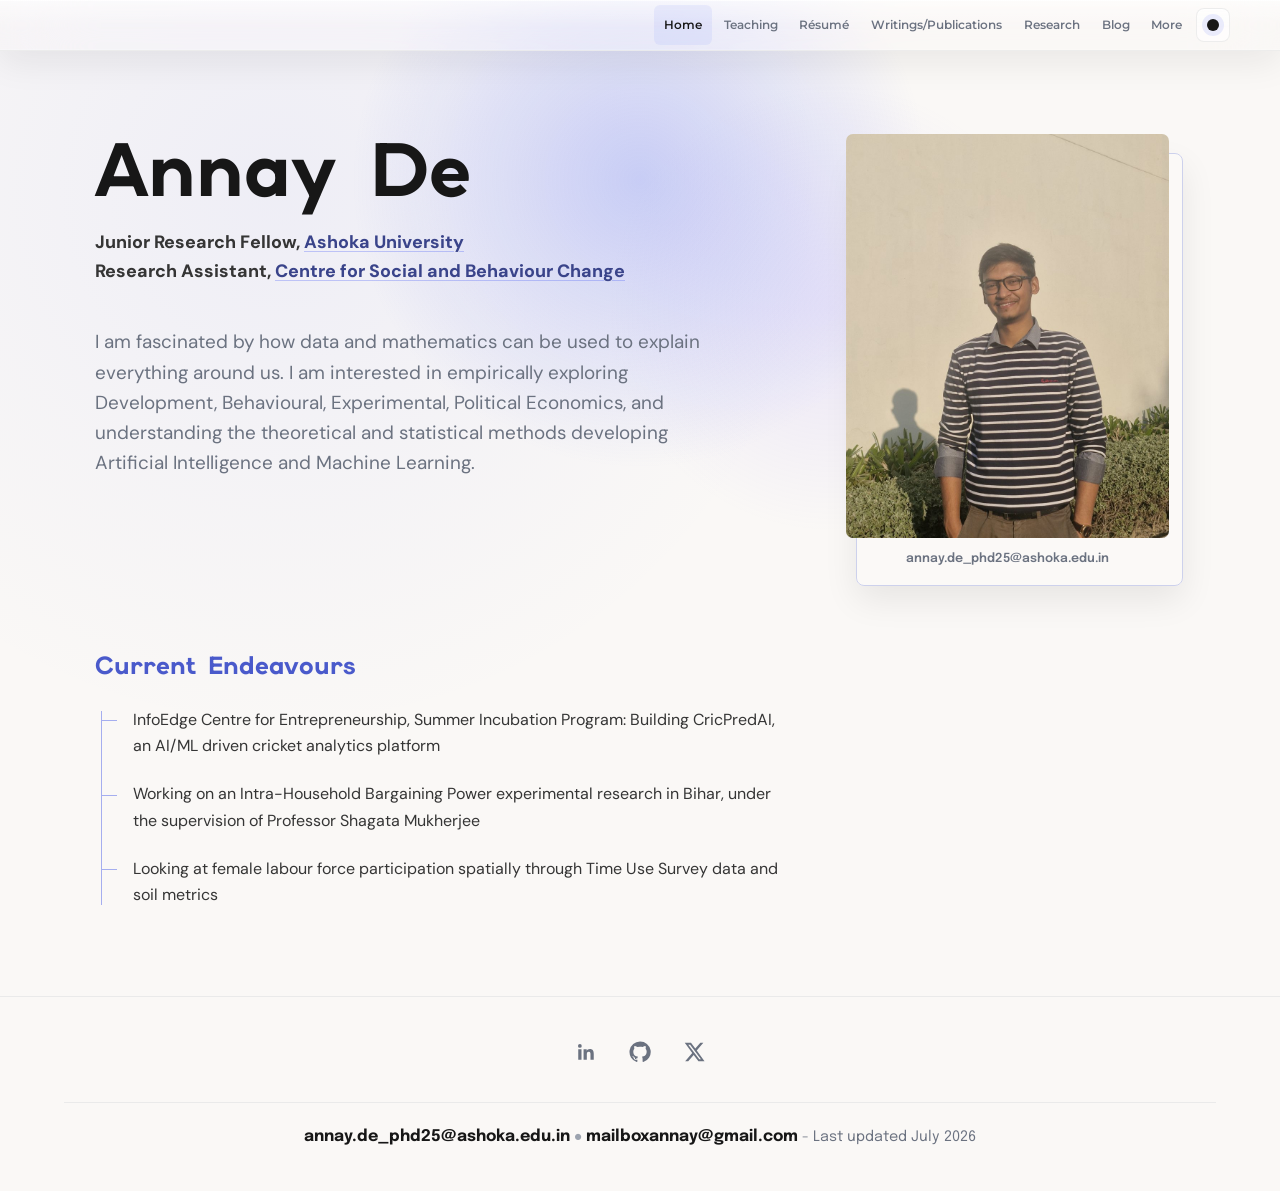
<file: index.html>
<!doctype html>
<html lang="en">
<head>
  <meta charset="utf-8">
  <meta name="viewport" content="width=device-width, initial-scale=1">
  <title>Annay De</title>
  <meta name="description" content="Personal academic website of Annay De, PhD scholar in Economics at Ashoka University working on labour economics, political economy, and development.">
  <meta property="og:title" content="Annay De">
  <meta property="og:description" content="PhD scholar in Economics at Ashoka University. Labour economics, political economy, development, field experiments, and social economics.">
  <meta property="og:type" content="website">
  <meta property="og:image" content="assets/annay-de-portrait.jpg">
  <link rel="stylesheet" href="style.css">
  <script>
    (function () {
      try {
        if (localStorage.getItem("annay-theme") === "dark") {
          document.documentElement.dataset.theme = "dark";
        }
      } catch (error) {}
    })();
  </script>
</head>
<body data-page="home">
  <nav class="site-nav" aria-label="Primary navigation">
    <div class="nav-inner">
      <a class="monogram" href="index.html" aria-label="Annay De home">
        <span class="nav-name">Annay De</span>
        <span class="nav-caption">Economics and field research</span>
      </a>
      <button class="menu-toggle" type="button" aria-expanded="false" aria-controls="primary-menu" aria-label="Toggle navigation">
        <span class="menu-toggle-line"></span>
        <span class="menu-toggle-line"></span>
        <span class="menu-toggle-line"></span>
      </button>
      <div class="nav-links" id="primary-menu">
        <a class="nav-link" data-nav="home" href="index.html"><span>Home</span></a>
        <a class="nav-link" data-nav="teaching" href="teaching.html"><span>Teaching</span></a>
        <a class="nav-link" data-nav="cv" href="cv.html"><span>Résumé</span></a>
        <a class="nav-link" data-nav="writings" href="writings.html"><span>Writings/Publications</span></a>
        <a class="nav-link" data-nav="projects" href="projects.html"><span>Research</span></a>
        <a class="nav-link" data-nav="blog" href="blog.html"><span>Blog</span></a>
        <a class="nav-link" data-nav="more" href="more.html"><span>More</span></a>
        <button class="theme-toggle" type="button" aria-label="Switch to dark mode" aria-pressed="false">
          <span class="theme-toggle-core" aria-hidden="true"></span>
        </button>
      </div>
    </div>
  </nav>

  <main class="home-shell scholar-home">
    <section class="scholar-profile reveal">
      <div class="scholar-copy">
        <h1>Annay De</h1>
        <p class="name-line">Junior Research Fellow, <a href="https://www.ashoka.edu.in/" target="_blank" rel="noreferrer">Ashoka University</a></p>
        <p class="name-line secondary">Research Assistant, <a href="https://csbc.org.in/" target="_blank" rel="noreferrer">Centre for Social and Behaviour Change</a></p>
        <p>I am fascinated by how data and mathematics can be used to explain everything around us. I am interested in empirically exploring Development, Behavioural, Experimental, Political Economics, and understanding the theoretical and statistical methods developing Artificial Intelligence and Machine Learning.</p>
      </div>
      <aside class="scholar-portrait" aria-label="Portrait">
        <figure class="portrait-card">
          <img src="assets/annay-de-portrait.jpg" alt="Portrait of Annay De">
          <figcaption><a href="https://mail.google.com/mail/?view=cm&amp;fs=1&amp;to=annay.de_phd25@ashoka.edu.in" target="_blank" rel="noreferrer">annay.de_phd25@ashoka.edu.in</a></figcaption>
        </figure>
      </aside>
    </section>

    <section class="scholar-news current-work reveal" aria-labelledby="current-work-heading">
      <h2 id="current-work-heading">Current Endeavours</h2>
      <div class="endeavour-flow">
        <p>InfoEdge Centre for Entrepreneurship, Summer Incubation Program: Building CricPredAI, an AI/ML driven cricket analytics platform.</p>
        <p>Working on an Intra-Household Bargaining Power experimental research in Bihar.</p>
        <p>Looking at female labour force participation spatially through Time Use Survey data and soil metrics.</p>
      </div>
    </section>
  </main>

  <footer class="site-footer">
    <div class="footer-inner">
      <div class="footer-links" aria-label="Social links">
        <a href="https://www.linkedin.com/in/annayde" target="_blank" rel="noreferrer" aria-label="LinkedIn">in</a>
        <a href="https://github.com/annay-de" target="_blank" rel="noreferrer" aria-label="GitHub">gh</a>
        <span class="disabled" aria-label="X / Twitter">x</span>
      </div>
      <div class="footer-bottom"><strong>annay.de_phd25@ashoka.edu.in</strong> - Last updated May 2026</div>
    </div>
  </footer>
  <script src="script.js"></script>
</body>
</html>
</file>
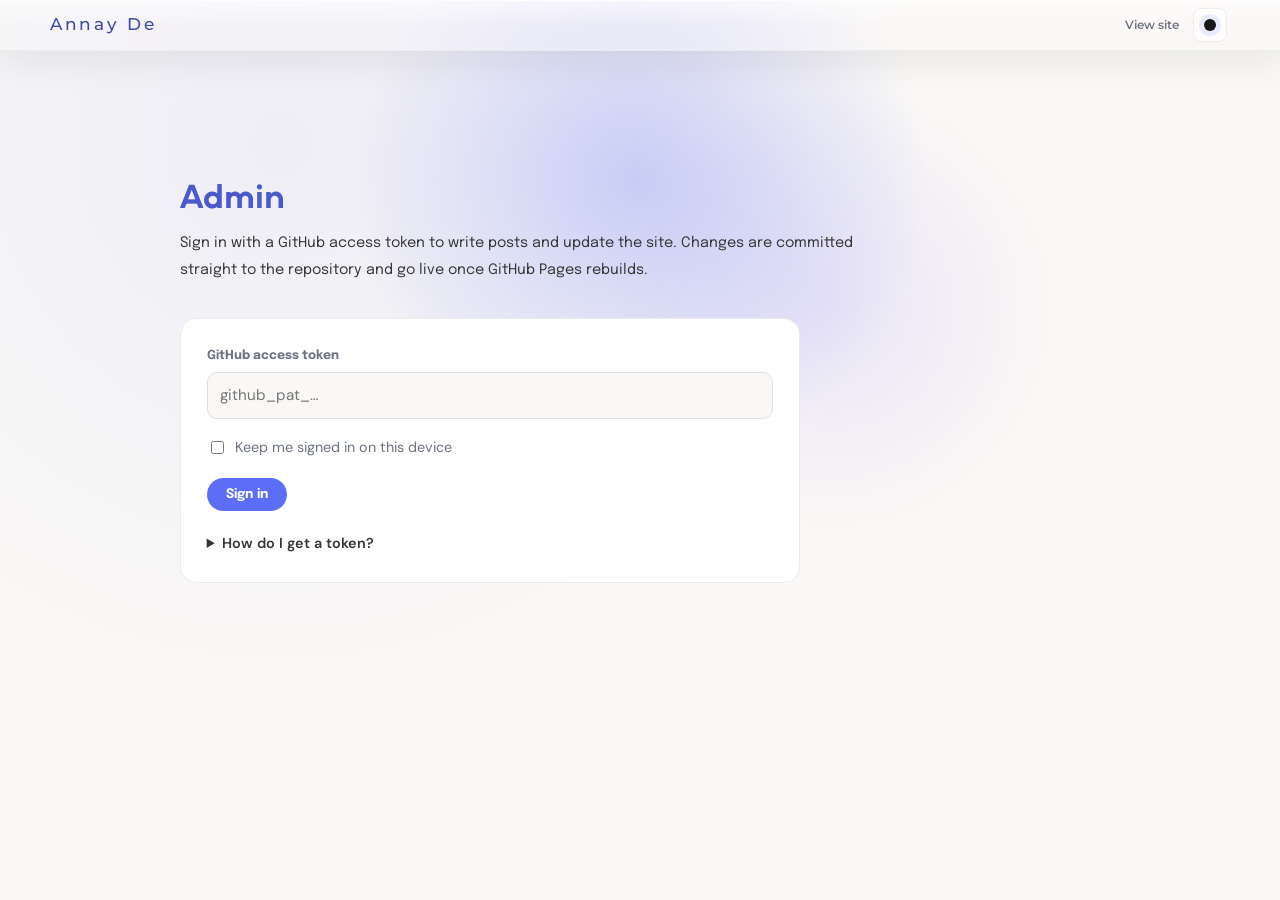
<file: admin.html>
<!doctype html>
<html lang="en">
<head>
  <meta charset="utf-8">
  <meta name="viewport" content="width=device-width, initial-scale=1">
  <title>Admin | Annay De</title>
  <meta name="robots" content="noindex, nofollow">
  <link rel="stylesheet" href="style.css">
  <script>
    (function () {
      try {
        if (localStorage.getItem("annay-theme") === "dark") {
          document.documentElement.dataset.theme = "dark";
        }
      } catch (error) {}
    })();
  </script>
</head>
<body data-page="admin">
  <nav class="site-nav" aria-label="Primary navigation">
    <div class="nav-inner">
      <a class="monogram show-brand" href="index.html" aria-label="Annay De home">
        <span class="nav-name">Annay De</span>
        <span class="nav-caption">Admin</span>
      </a>
      <div class="nav-links admin-nav-links">
        <a class="nav-link" href="index.html"><span>View site</span></a>
        <button class="theme-toggle" type="button" aria-label="Switch to dark mode" aria-pressed="false">
          <span class="theme-toggle-core" aria-hidden="true"></span>
        </button>
      </div>
    </div>
  </nav>

  <main class="page-shell admin-shell">
    <!-- Login -->
    <section class="admin-login reveal visible" id="admin-login">
      <header class="page-heading">
        <div>
          <h1>Admin</h1>
          <p class="page-intro">Sign in with a GitHub access token to write posts and update the site. Changes are committed straight to the repository and go live once GitHub Pages rebuilds.</p>
        </div>
      </header>
      <form class="admin-card" id="login-form">
        <label class="field">
          <span class="field-label">GitHub access token</span>
          <input type="password" id="token-input" autocomplete="off" spellcheck="false" placeholder="github_pat_…" required>
        </label>
        <label class="check-field">
          <input type="checkbox" id="remember-check">
          <span>Keep me signed in on this device</span>
        </label>
        <div class="admin-actions">
          <button class="btn primary" type="submit" id="login-button">Sign in</button>
          <span class="admin-status" id="login-status" role="status"></span>
        </div>
        <details class="admin-help">
          <summary>How do I get a token?</summary>
          <ol>
            <li>On GitHub go to <em>Settings &rarr; Developer settings &rarr; Personal access tokens &rarr; Fine-grained tokens</em>.</li>
            <li>Create a token scoped to only this site&rsquo;s repository.</li>
            <li>Under repository permissions, give <strong>Contents</strong> read and write access. Nothing else is needed.</li>
            <li>Paste the token above. It is only stored in this browser and only ever sent to api.github.com.</li>
          </ol>
        </details>
      </form>
    </section>

    <!-- App -->
    <section class="admin-app" id="admin-app" hidden>
      <header class="admin-topbar">
        <div>
          <h1>Admin</h1>
          <p class="admin-signed" id="admin-signed"></p>
        </div>
        <button class="btn ghost" type="button" id="logout-button">Sign out</button>
      </header>

      <div class="admin-tabs" role="tablist" aria-label="Admin sections">
        <button class="admin-tab active" type="button" role="tab" data-tab="posts" aria-selected="true">Blog posts</button>
        <button class="admin-tab" type="button" role="tab" data-tab="pages" aria-selected="false">Pages</button>
        <button class="admin-tab" type="button" role="tab" data-tab="home" aria-selected="false">Home</button>
        <button class="admin-tab" type="button" role="tab" data-tab="endeavours" aria-selected="false">Endeavours</button>
        <button class="admin-tab" type="button" role="tab" data-tab="site" aria-selected="false">Site &amp; footer</button>
      </div>

      <p class="admin-global-tip">Tip: turn <em>any</em> text in <em>any</em> box into a link by writing <code>[the words you want linked](https://the-url)</code>. Two links on one line work the same way — e.g. <code>[Slides](https://…) &amp; [Materials](https://…)</code>. Anything you don't give a link to simply won't appear.</p>

      <div class="admin-panel" id="panel-posts" role="tabpanel"></div>
      <div class="admin-panel" id="panel-pages" role="tabpanel" hidden></div>
      <div class="admin-panel" id="panel-home" role="tabpanel" hidden></div>
      <div class="admin-panel" id="panel-endeavours" role="tabpanel" hidden></div>
      <div class="admin-panel" id="panel-site" role="tabpanel" hidden></div>

      <div class="admin-statusbar" id="admin-statusbar" role="status" hidden></div>
    </section>
  </main>

  <script src="markdown.js"></script>
  <script src="admin.js"></script>
  <script src="script.js"></script>
</body>
</html>
</file>
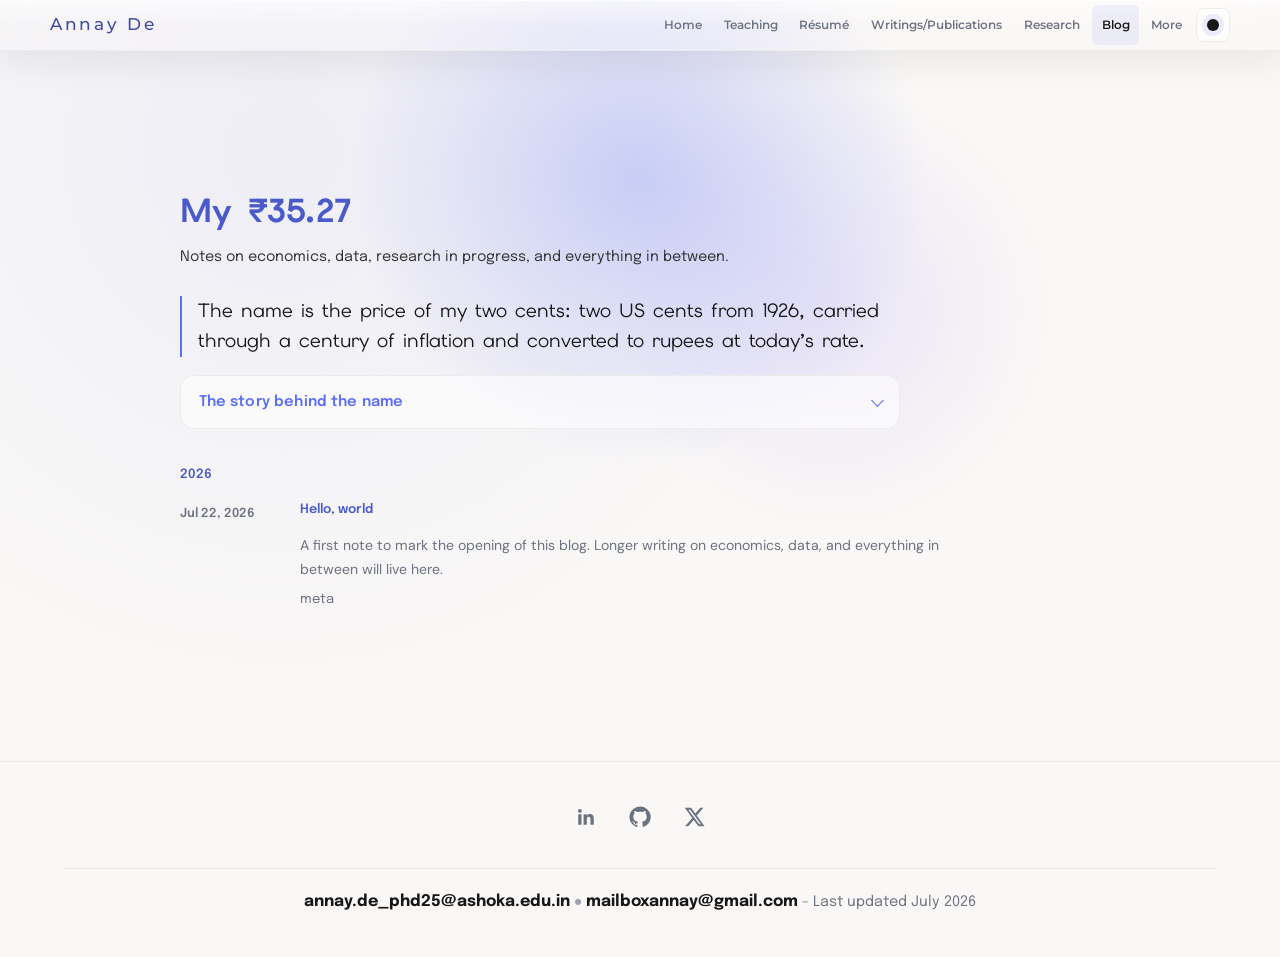
<file: blog.html>
<!doctype html>
<html lang="en">
<head>
  <meta charset="utf-8">
  <meta name="viewport" content="width=device-width, initial-scale=1">
  <title>My ₹35.27 | Annay De</title>
  <meta name="description" content="Notes on economics, data, research in progress, and everything in between, by Annay De.">
  <meta property="og:title" content="My ₹35.27 | Annay De">
  <meta property="og:description" content="Notes on economics, data, research in progress, and everything in between.">
  <meta property="og:type" content="website">
  <meta property="og:image" content="assets/annay-de-portrait.jpg">
  <link rel="stylesheet" href="style.css">
  <script>
    (function () {
      try {
        if (localStorage.getItem("annay-theme") === "dark") {
          document.documentElement.dataset.theme = "dark";
        }
      } catch (error) {}
    })();
  </script>
</head>
<body data-page="blog">
  <div class="read-progress" aria-hidden="true"><span></span></div>
  <nav class="site-nav" aria-label="Primary navigation">
    <div class="nav-inner">
      <a class="monogram" href="index.html" aria-label="Annay De home">
        <span class="nav-name">Annay De</span>
        <span class="nav-caption">Economics and field research</span>
      </a>
      <button class="menu-toggle" type="button" aria-expanded="false" aria-controls="primary-menu" aria-label="Toggle navigation">
        <span class="menu-toggle-line"></span>
        <span class="menu-toggle-line"></span>
        <span class="menu-toggle-line"></span>
      </button>
      <div class="nav-links" id="primary-menu">
        <a class="nav-link" data-nav="home" href="index.html"><span>Home</span></a>
        <a class="nav-link" data-nav="teaching" href="teaching.html"><span>Teaching</span></a>
        <a class="nav-link" data-nav="cv" href="cv.html"><span>Résumé</span></a>
        <a class="nav-link" data-nav="writings" href="writings.html"><span>Writings/Publications</span></a>
        <a class="nav-link" data-nav="projects" href="projects.html"><span>Research</span></a>
        <a class="nav-link" data-nav="blog" href="blog.html"><span>Blog</span></a>
        <a class="nav-link" data-nav="more" href="more.html"><span>More</span></a>
        <button class="theme-toggle" type="button" aria-label="Switch to dark mode" aria-pressed="false">
          <span class="theme-toggle-core" aria-hidden="true"></span>
        </button>
      </div>
    </div>
  </nav>

  <main class="page-shell" id="blog-shell">
    <header class="page-heading reveal" id="blog-heading">
      <div>
        <h1 id="blog-title">My ₹35.27</h1>
        <p class="page-intro">Notes on economics, data, research in progress, and everything in between.</p>
        <div class="name-story" id="name-story">
          <p class="name-gist">The name is the price of my two cents: two US cents from 1926, carried through a century of inflation and converted to rupees at today&rsquo;s rate.</p>
          <details>
            <summary><span>The story behind the name</span><span class="name-chevron" aria-hidden="true"></span></summary>
            <div class="name-body">

              <section class="name-part">
                <h2><span class="name-num">01</span>The phrase</h2>
                <p>&ldquo;My two cents&rdquo; is a self-deprecating hedge: here is my view, and it is worth about as much as the smallest coin you could spare. The American phrase is generally taken as a translation of the older British <em>two-penneth</em><sup class="cite"><a href="#ref-1" id="cite-1">1</a></sup>, and the &ldquo;two cents&rdquo; was not abstract: from 1919 to 1932, two cents was exactly what it cost to post a letter in the United States<sup class="cite"><a href="#ref-2" id="cite-2">2</a></sup>. The widow&rsquo;s &ldquo;two mites&rdquo; in the Gospels may have lent the idea some moral colour, though that story is about generosity, not opinion<sup class="cite"><a href="#ref-3" id="cite-3">3</a></sup>.</p>
                <p>The earliest American print use found so far is a March 1926 item by Allene Sumner in the <em>Olean Evening Times</em>, headed My &ldquo;Two cents&rsquo; worth&rdquo;<sup class="cite"><a href="#ref-1" id="cite-1">1</a></sup>. By the late 1930s the opinion sense is unmistakable in running text, as in Archie Binns&rsquo;s 1937 novel <em>The Laurels Are Cut Down</em>: &ldquo;in a national emergency we can&rsquo;t have everyone putting in his two cents&rsquo; worth&rdquo;<sup class="cite"><a href="#ref-4" id="cite-4">4</a></sup>. So 1926 is the anchor year.</p>
              </section>

              <section class="name-part">
                <h2><span class="name-num">02</span>The arithmetic</h2>
                <p>Inflation is measured with the US Consumer Price Index for All Urban Consumers (CPI-U, U.S. city average, all items, not seasonally adjusted, 1982&ndash;84 = 100). The index stood at 17.8 in March 1926<sup class="cite"><a href="#ref-5" id="cite-5">5</a></sup>. Two cents are scaled by how far the index has risen since then, using the latest published month<sup class="cite"><a href="#ref-6" id="cite-6">6</a></sup>, and converted at the most recent euro reference rates published by the European Central Bank<sup class="cite"><a href="#ref-7" id="cite-7">7</a></sup><sup class="cite"><a href="#ref-8" id="cite-8">8</a></sup>.</p>
                <div class="name-receipt" role="group" aria-label="Today's calculation">
                  <div class="receipt-row"><span>Two cents, March 1926</span><span>$0.02</span></div>
                  <div class="receipt-row"><span>CPI now (<span data-tc="cpi_month">latest month</span>)<sup class="cite"><a href="#ref-6" id="cite-6">6</a></sup> &divide; CPI March 1926<sup class="cite"><a href="#ref-5" id="cite-5">5</a></sup></span><span><span data-tc="cpi">&hellip;</span> &divide; 17.8</span></div>
                  <div class="receipt-row"><span>Two cents in today&rsquo;s dollars</span><span>$<span data-tc="usd">&hellip;</span></span></div>
                  <div class="receipt-row"><span>Rupees per dollar (<span data-tc="fx_date">today</span>)<sup class="cite"><a href="#ref-7" id="cite-7">7</a></sup></span><span>&times; &#8377;<span data-tc="usd_inr">&hellip;</span></span></div>
                  <div class="receipt-row receipt-total"><span>My two cents today</span><span data-tc="label">&hellip;</span></div>
                </div>
              </section>

              <section class="name-part">
                <h2><span class="name-num">03</span>Why it changes</h2>
                <p>A small script runs every morning at 05:53 IST. It pulls the latest CPI-U from the US Bureau of Labor Statistics&rsquo; public API<sup class="cite"><a href="#ref-6" id="cite-6">6</a></sup> and the dollar&ndash;rupee rate from Frankfurter, a free service built on ECB reference rates<sup class="cite"><a href="#ref-7" id="cite-7">7</a></sup>, then renames this page. Prices drift up month by month, the rupee moves day by day, and the name follows. The ECB publishes no rates on weekends or TARGET holidays, so on those days the name rests too<sup class="cite"><a href="#ref-8" id="cite-8">8</a></sup>.</p>
              </section>

              <section class="name-part">
                <h2><span class="name-num">04</span>Fine print</h2>
                <p>&ldquo;Worth&rdquo; depends on the yardstick. CPI asks what the same basket of goods costs. Measured against production-worker compensation, two cents from 1926 was worth about $1.43 in 2024; against GDP per head, about $2.07<sup class="cite"><a href="#ref-9" id="cite-9">9</a></sup>. The anchor year matters too: prices fell through the Depression, and CPI-U was 13.8 in June 1936<sup class="cite"><a href="#ref-5" id="cite-5">5</a></sup>, so two cents from then, when the opinion sense was settling in, would be worth <span data-tc="label36">a bit more</span> today. Early CPI figures are reconstructions, so treat the paise as decoration.</p>
              </section>

              <section class="name-refs" aria-labelledby="name-refs-title">
                <h2 id="name-refs-title">References</h2>
                <ol>
                  <li id="ref-1">Martin, G. &ldquo;Two cents&rsquo; worth &ndash; meaning and origin.&rdquo; <em>The Phrase Finder</em>. <a class="text-link" href="https://www.phrases.org.uk/meanings/393950.html" target="_blank" rel="noreferrer">phrases.org.uk/meanings/393950.html</a></li>
                  <li id="ref-2">United States Postal Service. &ldquo;Rates for Domestic Letters Since 1863.&rdquo; USPS Postal History (2 cents per ounce, July 1, 1919 &ndash; July 5, 1932). <a class="text-link" href="https://about.usps.com/who-we-are/postal-history/domestic-letter-rates-since-1863.pdf" target="_blank" rel="noreferrer">about.usps.com (PDF)</a></li>
                  <li id="ref-3">The Bible, King James Version, Mark 12:41&ndash;44 and Luke 21:1&ndash;4. <a class="text-link" href="https://www.biblegateway.com/passage/?search=Mark%2012%3A41-44%3B%20Luke%2021%3A1-4&amp;version=KJV" target="_blank" rel="noreferrer">biblegateway.com</a></li>
                  <li id="ref-4">Binns, A. (1937). <em>The Laurels Are Cut Down</em>, p. 308, as cited in the alt.usage.english discussion &ldquo;The meaning of &lsquo;2 cents&rsquo;&rdquo; (from Google Books snippets). <a class="text-link" href="https://groups.google.com/g/alt.usage.english/c/53ykZskmzCg" target="_blank" rel="noreferrer">groups.google.com</a></li>
                  <li id="ref-5">U.S. Bureau of Labor Statistics. Consumer Price Index for All Urban Consumers: All Items in U.S. City Average [CPIAUCNS], retrieved from FRED, Federal Reserve Bank of St. Louis (March 1926 = 17.8; June 1936 = 13.8). <a class="text-link" href="https://fred.stlouisfed.org/series/CPIAUCNS" target="_blank" rel="noreferrer">fred.stlouisfed.org/series/CPIAUCNS</a> &middot; <a class="text-link" href="https://www.bls.gov/cpi/tables/supplemental-files/historical-cpi-u-202402.pdf" target="_blank" rel="noreferrer">BLS historical table (PDF)</a></li>
                  <li id="ref-6">U.S. Bureau of Labor Statistics. CPI-U, U.S. city average, all items, not seasonally adjusted, series CUUR0000SA0. <a class="text-link" href="https://data.bls.gov/timeseries/CUUR0000SA0" target="_blank" rel="noreferrer">data.bls.gov/timeseries/CUUR0000SA0</a> &middot; <a class="text-link" href="https://api.bls.gov/publicAPI/v1/timeseries/data/CUUR0000SA0" target="_blank" rel="noreferrer">API</a></li>
                  <li id="ref-7">Frankfurter, open-source exchange-rate API (ECB reference rates), USD&rarr;INR. <a class="text-link" href="https://frankfurter.dev/" target="_blank" rel="noreferrer">frankfurter.dev</a> &middot; <a class="text-link" href="https://api.frankfurter.dev/v1/latest?base=USD&amp;symbols=INR" target="_blank" rel="noreferrer">today&rsquo;s rate</a></li>
                  <li id="ref-8">European Central Bank. &ldquo;Euro foreign exchange reference rates.&rdquo; <a class="text-link" href="https://www.ecb.europa.eu/stats/policy_and_exchange_rates/euro_reference_exchange_rates/html/index.en.html" target="_blank" rel="noreferrer">ecb.europa.eu</a></li>
                  <li id="ref-9">Williamson, S. H. &ldquo;Seven Ways to Compute the Relative Value of a U.S. Dollar Amount, 1790 to Present.&rdquo; <em>MeasuringWorth</em> ($0.02 in 1926, expressed in 2024). <a class="text-link" href="https://www.measuringworth.com/calculators/uscompare/relativevalue.php?use%5B%5D=CPI&amp;use%5B%5D=UNSKILLED&amp;use%5B%5D=GDPCP&amp;year_early=1926&amp;amount=0.02&amp;year_source=1926&amp;year_result=2024" target="_blank" rel="noreferrer">measuringworth.com</a></li>
                </ol>
                <p class="name-sources">Today&rsquo;s inputs, with timestamps: <a class="text-link" href="data/two-cents.json">data/two-cents.json</a></p>
              </section>
            </div>
          </details>
        </div>
      </div>
    </header>

    <section class="content-section reveal" id="blog-index" aria-live="polite">
      <p class="blog-status">Loading posts…</p>
    </section>

    <article class="blog-post" id="blog-post" hidden>
      <a class="text-link back-link" href="blog.html">&larr; All posts</a>
      <header class="post-header">
        <div class="publication-meta" id="post-meta"></div>
        <h1 id="post-title"></h1>
      </header>
      <div class="post-body" id="post-body"></div>
      <footer class="post-footer">
        <a class="text-link" href="blog.html">&larr; Back to all posts</a>
      </footer>
    </article>
  </main>

  <footer class="site-footer">
    <div class="footer-inner">
      <div class="footer-links" aria-label="Social links">
        <a href="https://www.linkedin.com/in/annayde" target="_blank" rel="noreferrer" aria-label="LinkedIn">in</a>
        <a href="https://github.com/annay-de" target="_blank" rel="noreferrer" aria-label="GitHub">gh</a>
        <span class="disabled" aria-label="X / Twitter">x</span>
      </div>
      <div class="footer-bottom"><strong>annay.de_phd25@ashoka.edu.in</strong> - Last updated May 2026</div>
    </div>
  </footer>
  <script src="markdown.js"></script>
  <script src="blog.js"></script>
  <script src="script.js"></script>
</body>
</html>
</file>
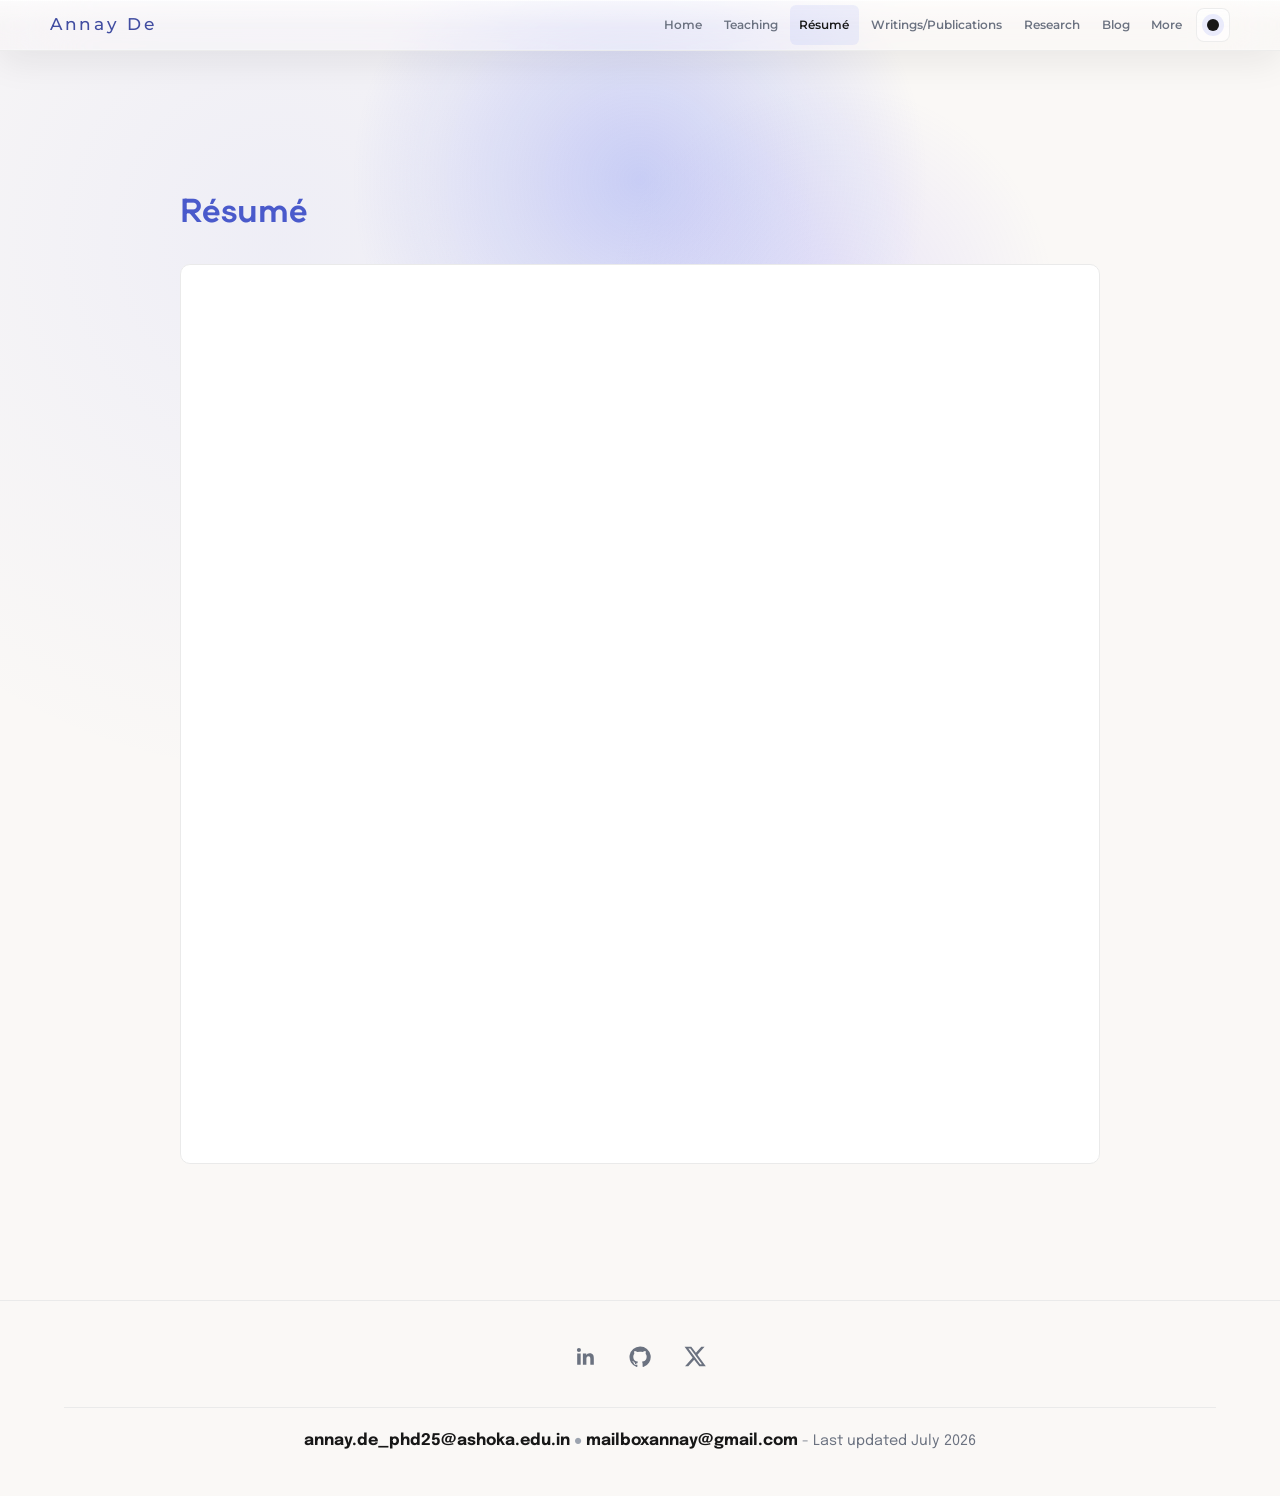
<file: cv.html>
﻿<!doctype html>
<html lang="en">
<head>
  <meta charset="utf-8">
  <meta name="viewport" content="width=device-width, initial-scale=1">
  <title>Résumé | Annay De</title>
  <meta name="description" content="Curriculum Vitae of Annay De, PhD scholar in Economics at Ashoka University.">
  <meta property="og:title" content="Résumé | Annay De">
  <meta property="og:description" content="Academic résumé of Annay De.">
  <meta property="og:type" content="website">
  <meta property="og:image" content="assets/annay-de-portrait.jpg">
  <link rel="stylesheet" href="style.css">
  <script>
    (function () {
      try {
        if (localStorage.getItem("annay-theme") === "dark") {
          document.documentElement.dataset.theme = "dark";
        }
      } catch (error) {}
    })();
  </script>
</head>
<body data-page="cv">
  <nav class="site-nav" aria-label="Primary navigation">
    <div class="nav-inner">
      <a class="monogram" href="index.html" aria-label="Annay De home">
        <span class="nav-name">Annay De</span>
        <span class="nav-caption">Economics and field research</span>
      </a>
      <button class="menu-toggle" type="button" aria-expanded="false" aria-controls="primary-menu" aria-label="Toggle navigation">
        <span class="menu-toggle-line"></span>
        <span class="menu-toggle-line"></span>
        <span class="menu-toggle-line"></span>
      </button>
      <div class="nav-links" id="primary-menu">
        <a class="nav-link" data-nav="home" href="index.html"><span>Home</span></a>
        <a class="nav-link" data-nav="teaching" href="teaching.html"><span>Teaching</span></a>
        <a class="nav-link" data-nav="cv" href="cv.html"><span>Résumé</span></a>
        <a class="nav-link" data-nav="writings" href="writings.html"><span>Writings/Publications</span></a>
        <a class="nav-link" data-nav="projects" href="projects.html"><span>Research</span></a>
        <a class="nav-link" data-nav="blog" href="blog.html"><span>Blog</span></a>
        <a class="nav-link" data-nav="more" href="more.html"><span>More</span></a>
        <button class="theme-toggle" type="button" aria-label="Switch to dark mode" aria-pressed="false">
          <span class="theme-toggle-core" aria-hidden="true"></span>
        </button>
      </div>
    </div>
  </nav>

  <main class="page-shell">
    <header class="page-heading reveal">
      <div>
        <h1>Résumé</h1>
      </div>
    </header>

    <section class="cv-embed-wrapper reveal">
      <iframe class="cv-frame" src="https://drive.google.com/file/d/1eJYuDtxJjP6vvHT2pAY1KyKwunM-Mu-L/preview" width="100%" height="900" frameborder="0" allow="autoplay" title="Annay De curriculum vitae preview"></iframe>
      <p class="cv-fallback" hidden>The public curriculum vitae preview is pending. Once the Google Drive file is shared, the embedded preview will appear here.</p>
    </section>
  </main>

  <footer class="site-footer">
    <div class="footer-inner">
      <div class="footer-links" aria-label="Social links">
        <a href="https://www.linkedin.com/in/annayde" target="_blank" rel="noreferrer" aria-label="LinkedIn">in</a>
        <a href="https://github.com/annay-de" target="_blank" rel="noreferrer" aria-label="GitHub">gh</a>
        <span class="disabled" aria-label="X / Twitter">x</span>
      </div>
      <div class="footer-bottom"><strong>annay.de_phd25@ashoka.edu.in</strong> - Last updated May 2026</div>
    </div>
  </footer>
  <script src="script.js"></script>
</body>
</html>
</file>
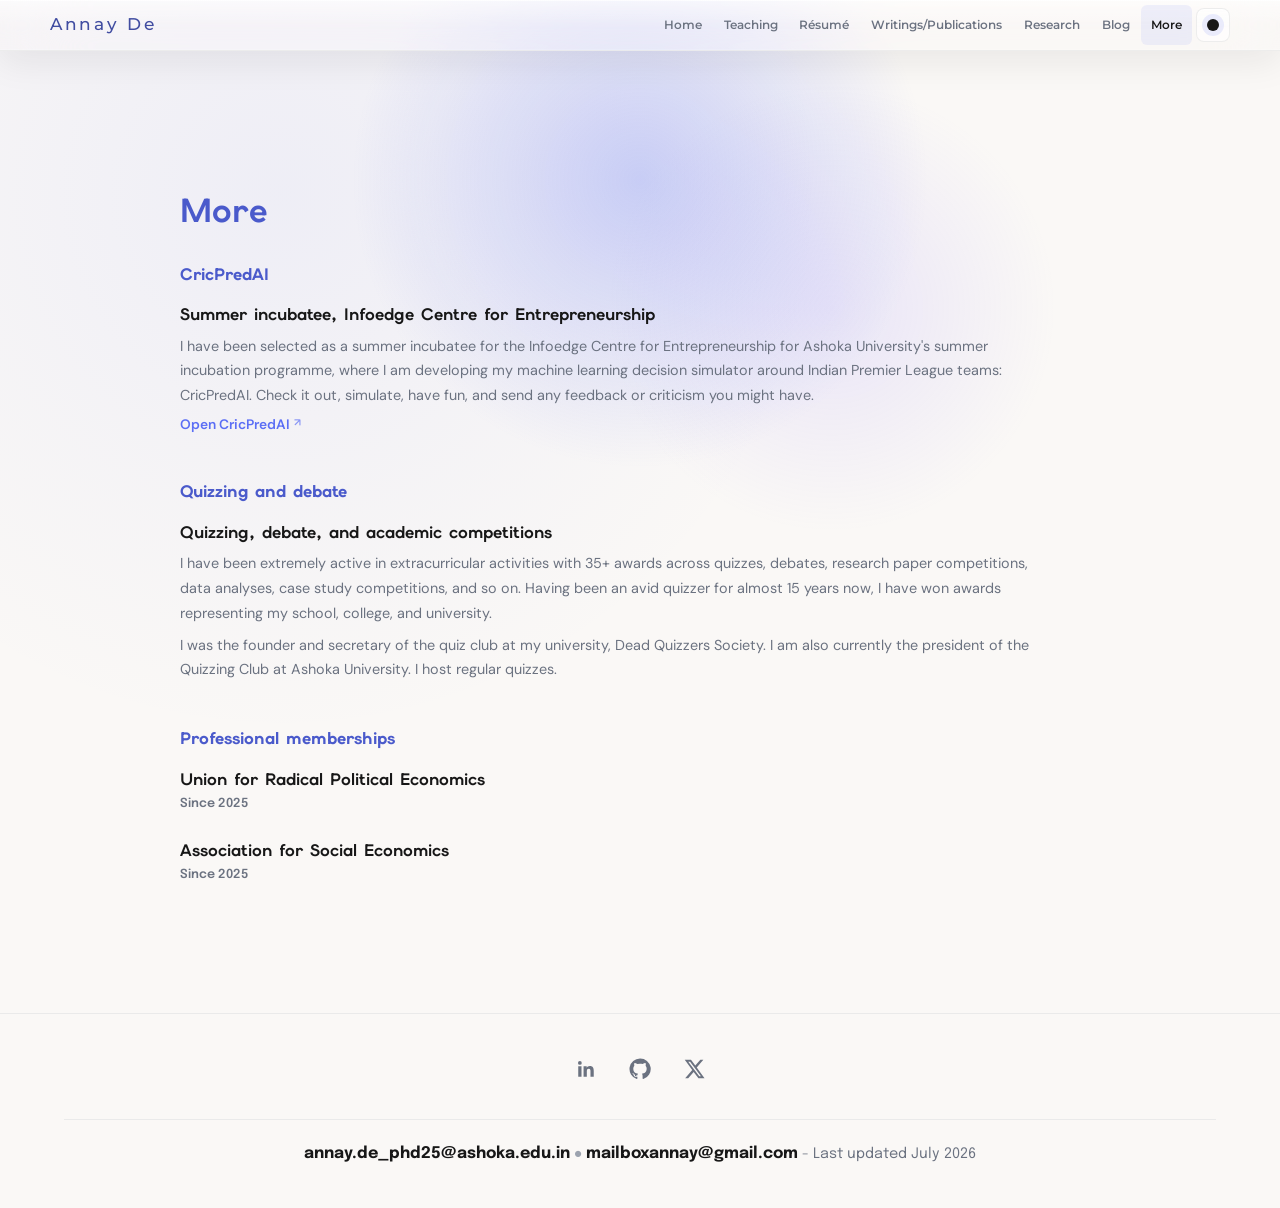
<file: more.html>
﻿<!doctype html>
<html lang="en">
<head>
  <meta charset="utf-8">
  <meta name="viewport" content="width=device-width, initial-scale=1">
  <title>More | Annay De</title>
  <meta name="description" content="CricPredAI, logic games, quizzing, debate, and professional memberships for Annay De.">
  <meta property="og:title" content="More | Annay De">
  <meta property="og:description" content="CricPredAI, logic games, quizzing, debate, and professional memberships.">
  <meta property="og:type" content="website">
  <meta property="og:image" content="assets/annay-de-portrait.jpg">
  <link rel="stylesheet" href="style.css">
  <script>
    (function () {
      try {
        if (localStorage.getItem("annay-theme") === "dark") {
          document.documentElement.dataset.theme = "dark";
        }
      } catch (error) {}
    })();
  </script>
</head>
<body data-page="more">
  <nav class="site-nav" aria-label="Primary navigation">
    <div class="nav-inner">
      <a class="monogram" href="index.html" aria-label="Annay De home">
        <span class="nav-name">Annay De</span>
        <span class="nav-caption">Economics and field research</span>
      </a>
      <button class="menu-toggle" type="button" aria-expanded="false" aria-controls="primary-menu" aria-label="Toggle navigation">
        <span class="menu-toggle-line"></span>
        <span class="menu-toggle-line"></span>
        <span class="menu-toggle-line"></span>
      </button>
      <div class="nav-links" id="primary-menu">
        <a class="nav-link" data-nav="home" href="index.html"><span>Home</span></a>
        <a class="nav-link" data-nav="teaching" href="teaching.html"><span>Teaching</span></a>
        <a class="nav-link" data-nav="cv" href="cv.html"><span>Résumé</span></a>
        <a class="nav-link" data-nav="writings" href="writings.html"><span>Writings/Publications</span></a>
        <a class="nav-link" data-nav="projects" href="projects.html"><span>Research</span></a>
        <a class="nav-link" data-nav="blog" href="blog.html"><span>Blog</span></a>
        <a class="nav-link" data-nav="more" href="more.html"><span>More</span></a>
        <button class="theme-toggle" type="button" aria-label="Switch to dark mode" aria-pressed="false">
          <span class="theme-toggle-core" aria-hidden="true"></span>
        </button>
      </div>
    </div>
  </nav>

  <main class="page-shell">
    <header class="page-heading reveal">
      <div>
        <h1>More</h1>
      </div>
    </header>

    <div id="page-sections">
    <section class="content-section reveal">
      <h2 class="section-title">CricPredAI</h2>
      <article class="clean-item">
        <h3>Summer incubatee, Infoedge Centre for Entrepreneurship</h3>
        <p>I have been selected as a summer incubatee for the Infoedge Centre for Entrepreneurship for Ashoka University's summer incubation programme, where I am developing my machine learning decision simulator around Indian Premier League teams: CricPredAI. Check it out, simulate, have fun, and send any feedback or criticism you might have.</p>
        <div class="link-row"><a class="action-link" href="https://cricpredai.streamlit.app/" target="_blank" rel="noreferrer">Open CricPredAI</a></div>
      </article>
    </section>

    <section class="content-section reveal">
      <h2 class="section-title">Vibecoded logic games</h2>
      <div class="clean-list">
        <article class="clean-item">
          <h3>Bridge</h3>
          <p>Recently I have taken interest in vibecoding logic-based games.</p>
          <div class="link-row"><a class="action-link" href="https://bridge-table.onrender.com/" target="_blank" rel="noreferrer">Play</a></div>
        </article>
        <article class="clean-item">
          <h3>Policy Simulator</h3>
          <p>A logic-based policy simulator experiment.</p>
          <div class="link-row"><span class="action-link disabled">Link pending</span></div>
        </article>
      </div>
    </section>

    <section class="content-section reveal">
      <h2 class="section-title">Quizzing and debate</h2>
      <article class="clean-item">
        <h3>Quizzing, debate, and academic competitions</h3>
        <p>I have been extremely active in extracurricular activities with 35+ awards across quizzes, debates, research paper competitions, data analyses, case study competitions, and so on. Having been an avid quizzer for almost 15 years now, I have won awards representing my school, college, and university.</p>
        <p>I was the founder and secretary of the quiz club at my university, Dead Quizzers Society. I am also currently the president of the Quizzing Club at Ashoka University. I host regular quizzes.</p>
        <div class="link-row"><span class="action-link disabled">Quiz sets pending</span></div>
      </article>
    </section>

    <section class="content-section reveal">
      <h2 class="section-title">Professional memberships</h2>
      <div class="clean-list">
        <article class="clean-item">
          <h3>Union for Radical Political Economics</h3>
          <div class="list-meta">Since 2025</div>
        </article>
        <article class="clean-item">
          <h3>Association for Social Economics</h3>
          <div class="list-meta">Since 2025</div>
        </article>
      </div>
    </section>
    </div>
  </main>

  <footer class="site-footer">
    <div class="footer-inner">
      <div class="footer-links" aria-label="Social links">
        <a href="https://www.linkedin.com/in/annayde" target="_blank" rel="noreferrer" aria-label="LinkedIn">in</a>
        <a href="https://github.com/annay-de" target="_blank" rel="noreferrer" aria-label="GitHub">gh</a>
        <span class="disabled" aria-label="X / Twitter">x</span>
      </div>
      <div class="footer-bottom"><strong>annay.de_phd25@ashoka.edu.in</strong> - Last updated May 2026</div>
    </div>
  </footer>
  <script src="script.js"></script>
</body>
</html>
</file>
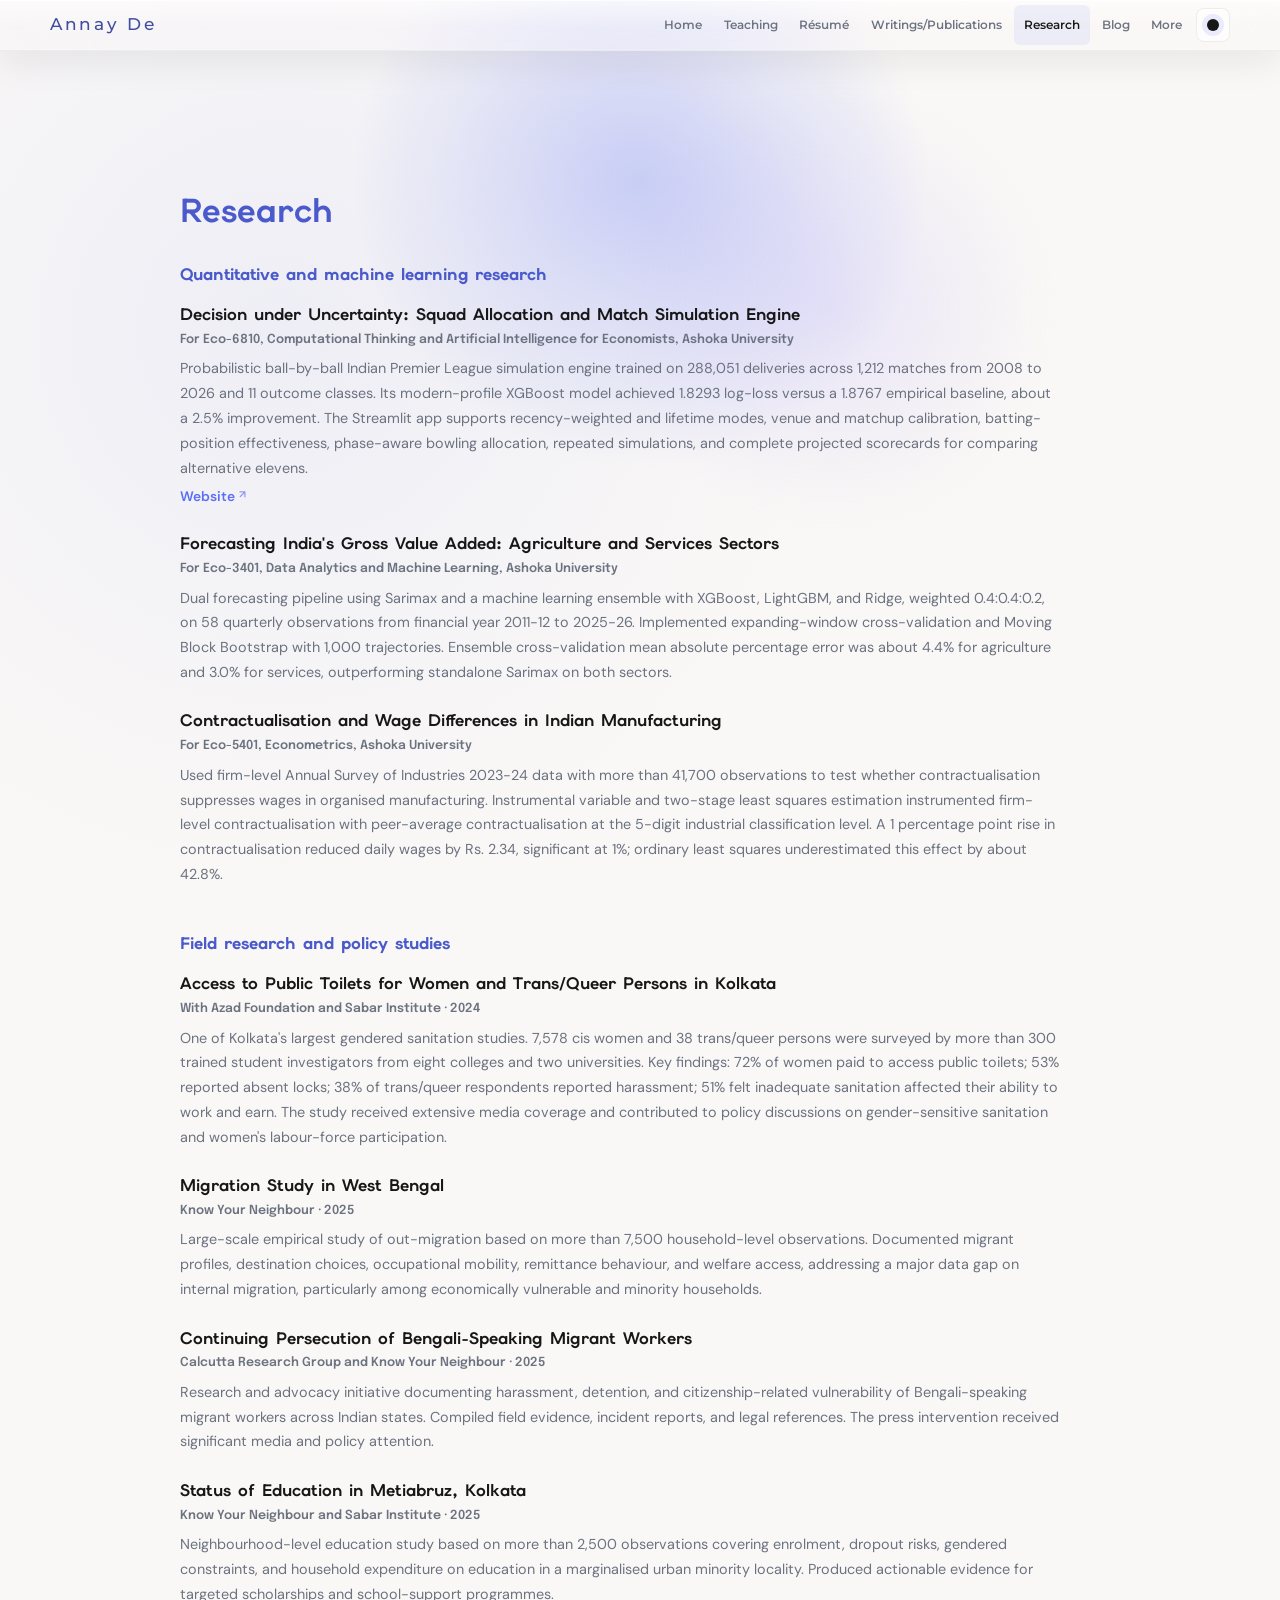
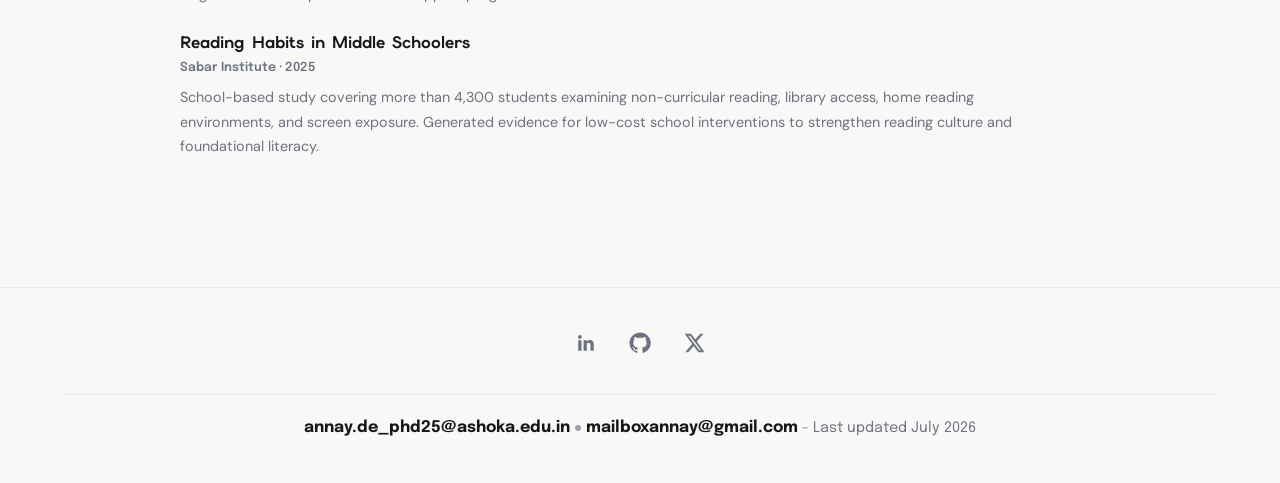
<file: projects.html>
﻿<!doctype html>
<html lang="en">
<head>
  <meta charset="utf-8">
  <meta name="viewport" content="width=device-width, initial-scale=1">
  <title>Research | Annay De</title>
  <meta name="description" content="Field research, policy studies, machine learning, and quantitative economics research by Annay De.">
  <meta property="og:title" content="Research | Annay De">
  <meta property="og:description" content="Field research, policy studies, machine learning, and quantitative economics research.">
  <meta property="og:type" content="website">
  <meta property="og:image" content="assets/annay-de-portrait.jpg">
  <link rel="stylesheet" href="style.css">
  <script>
    (function () {
      try {
        if (localStorage.getItem("annay-theme") === "dark") {
          document.documentElement.dataset.theme = "dark";
        }
      } catch (error) {}
    })();
  </script>
</head>
<body data-page="projects">
  <nav class="site-nav" aria-label="Primary navigation">
    <div class="nav-inner">
      <a class="monogram" href="index.html" aria-label="Annay De home">
        <span class="nav-name">Annay De</span>
        <span class="nav-caption">Economics and field research</span>
      </a>
      <button class="menu-toggle" type="button" aria-expanded="false" aria-controls="primary-menu" aria-label="Toggle navigation">
        <span class="menu-toggle-line"></span>
        <span class="menu-toggle-line"></span>
        <span class="menu-toggle-line"></span>
      </button>
      <div class="nav-links" id="primary-menu">
        <a class="nav-link" data-nav="home" href="index.html"><span>Home</span></a>
        <a class="nav-link" data-nav="teaching" href="teaching.html"><span>Teaching</span></a>
        <a class="nav-link" data-nav="cv" href="cv.html"><span>Résumé</span></a>
        <a class="nav-link" data-nav="writings" href="writings.html"><span>Writings/Publications</span></a>
        <a class="nav-link" data-nav="projects" href="projects.html"><span>Research</span></a>
        <a class="nav-link" data-nav="blog" href="blog.html"><span>Blog</span></a>
        <a class="nav-link" data-nav="more" href="more.html"><span>More</span></a>
        <button class="theme-toggle" type="button" aria-label="Switch to dark mode" aria-pressed="false">
          <span class="theme-toggle-core" aria-hidden="true"></span>
        </button>
      </div>
    </div>
  </nav>

  <main class="page-shell">
    <header class="page-heading reveal">
      <div>
        <h1>Research</h1>
      </div>
    </header>

    <div id="page-sections">
    <section id="quantitative-projects" class="content-section reveal">
      <h2 class="section-title">Quantitative and machine learning research</h2>
      <div class="plain-list">
        <article class="project-card">
          <div class="project-kicker">For Eco-6810, Computational Thinking and Artificial Intelligence for Economists, Ashoka University</div>
          <h3>Decision under Uncertainty: Squad Allocation and Match Simulation Engine</h3>
          <p>Probabilistic ball-by-ball Indian Premier League simulation engine trained on 288,051 deliveries across 1,212 matches from 2008 to 2026 and 11 outcome classes. Its modern-profile XGBoost model achieved 1.8293 log-loss versus a 1.8767 empirical baseline, about a 2.5% improvement. The Streamlit app supports recency-weighted and lifetime modes, venue and matchup calibration, batting-position effectiveness, phase-aware bowling allocation, repeated simulations, and complete projected scorecards for comparing alternative elevens.</p>
          <div class="link-row"><a class="action-link" href="https://cricpredai.streamlit.app/" target="_blank" rel="noreferrer">Website</a></div>
        </article>
        <article class="project-card">
          <div class="project-kicker">For Eco-3401, Data Analytics and Machine Learning, Ashoka University</div>
          <h3>Forecasting India's Gross Value Added: Agriculture and Services Sectors</h3>
          <p>Dual forecasting pipeline using Sarimax and a machine learning ensemble with XGBoost, LightGBM, and Ridge, weighted 0.4:0.4:0.2, on 58 quarterly observations from financial year 2011-12 to 2025-26. Implemented expanding-window cross-validation and Moving Block Bootstrap with 1,000 trajectories. Ensemble cross-validation mean absolute percentage error was about 4.4% for agriculture and 3.0% for services, outperforming standalone Sarimax on both sectors.</p>
        </article>
        <article class="project-card">
          <div class="project-kicker">For Eco-5401, Econometrics, Ashoka University</div>
          <h3>Contractualisation and Wage Differences in Indian Manufacturing</h3>
          <p>Used firm-level Annual Survey of Industries 2023-24 data with more than 41,700 observations to test whether contractualisation suppresses wages in organised manufacturing. Instrumental variable and two-stage least squares estimation instrumented firm-level contractualisation with peer-average contractualisation at the 5-digit industrial classification level. A 1 percentage point rise in contractualisation reduced daily wages by Rs. 2.34, significant at 1%; ordinary least squares underestimated this effect by about 42.8%.</p>
        </article>
      </div>
    </section>

    <section class="content-section reveal">
      <h2 class="section-title">Field research and policy studies</h2>
      <div class="plain-list">
        <article class="project-card">
          <div class="project-kicker">With Azad Foundation and Sabar Institute &middot; 2024</div>
          <h3>Access to Public Toilets for Women and Trans/Queer Persons in Kolkata</h3>
          <p>One of Kolkata's largest gendered sanitation studies. 7,578 cis women and 38 trans/queer persons were surveyed by more than 300 trained student investigators from eight colleges and two universities. Key findings: 72% of women paid to access public toilets; 53% reported absent locks; 38% of trans/queer respondents reported harassment; 51% felt inadequate sanitation affected their ability to work and earn. The study received extensive media coverage and contributed to policy discussions on gender-sensitive sanitation and women's labour-force participation.</p>
        </article>
        <article class="project-card">
          <div class="project-kicker">Know Your Neighbour &middot; 2025</div>
          <h3>Migration Study in West Bengal</h3>
          <p>Large-scale empirical study of out-migration based on more than 7,500 household-level observations. Documented migrant profiles, destination choices, occupational mobility, remittance behaviour, and welfare access, addressing a major data gap on internal migration, particularly among economically vulnerable and minority households.</p>
        </article>
        <article class="project-card">
          <div class="project-kicker">Calcutta Research Group and Know Your Neighbour &middot; 2025</div>
          <h3>Continuing Persecution of Bengali-Speaking Migrant Workers</h3>
          <p>Research and advocacy initiative documenting harassment, detention, and citizenship-related vulnerability of Bengali-speaking migrant workers across Indian states. Compiled field evidence, incident reports, and legal references. The press intervention received significant media and policy attention.</p>
        </article>
        <article class="project-card">
          <div class="project-kicker">Know Your Neighbour and Sabar Institute &middot; 2025</div>
          <h3>Status of Education in Metiabruz, Kolkata</h3>
          <p>Neighbourhood-level education study based on more than 2,500 observations covering enrolment, dropout risks, gendered constraints, and household expenditure on education in a marginalised urban minority locality. Produced actionable evidence for targeted scholarships and school-support programmes.</p>
        </article>
        <article class="project-card">
          <div class="project-kicker">Sabar Institute &middot; 2025</div>
          <h3>Reading Habits in Middle Schoolers</h3>
          <p>School-based study covering more than 4,300 students examining non-curricular reading, library access, home reading environments, and screen exposure. Generated evidence for low-cost school interventions to strengthen reading culture and foundational literacy.</p>
        </article>
      </div>
    </section>
    </div>
  </main>

  <footer class="site-footer">
    <div class="footer-inner">
      <div class="footer-links" aria-label="Social links">
        <a href="https://www.linkedin.com/in/annayde" target="_blank" rel="noreferrer" aria-label="LinkedIn">in</a>
        <a href="https://github.com/annay-de" target="_blank" rel="noreferrer" aria-label="GitHub">gh</a>
        <span class="disabled" aria-label="X / Twitter">x</span>
      </div>
      <div class="footer-bottom"><strong>annay.de_phd25@ashoka.edu.in</strong> - Last updated May 2026</div>
    </div>
  </footer>
  <script src="script.js"></script>
</body>
</html>
</file>
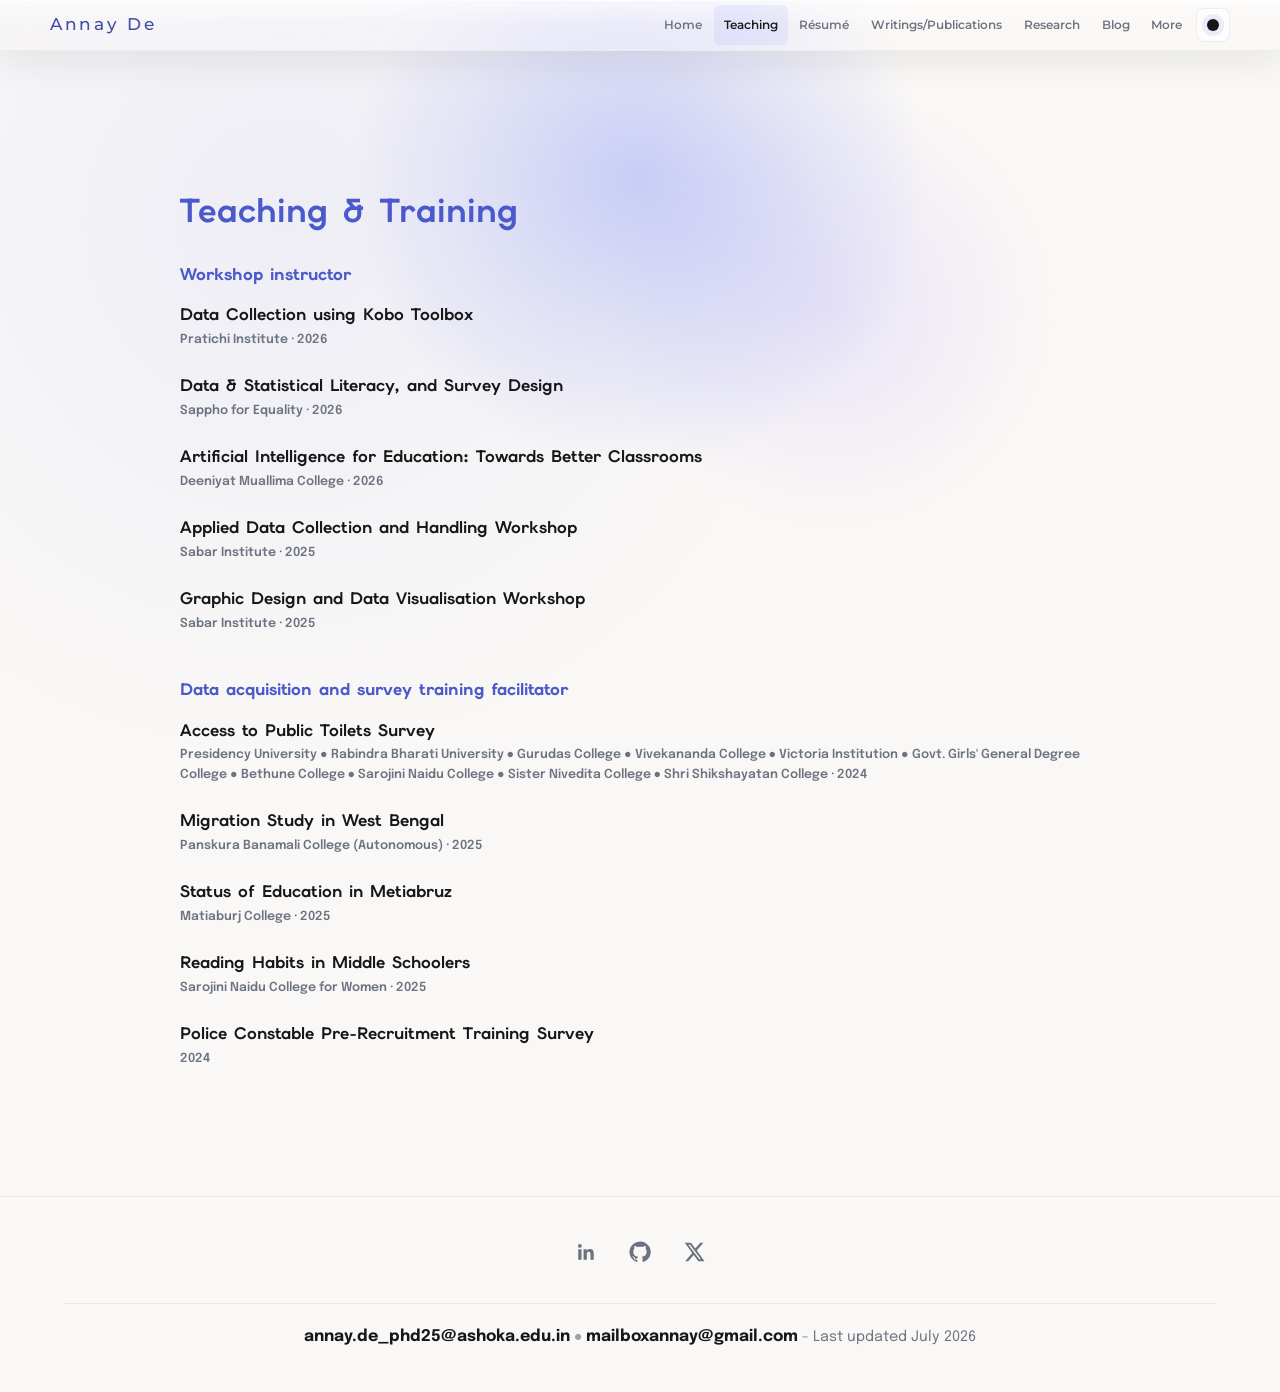
<file: teaching.html>
﻿<!doctype html>
<html lang="en">
<head>
  <meta charset="utf-8">
  <meta name="viewport" content="width=device-width, initial-scale=1">
  <title>Teaching &amp; Training | Annay De</title>
  <meta name="description" content="Teaching, workshops, survey training, and research training by Annay De.">
  <meta property="og:title" content="Teaching &amp; Training | Annay De">
  <meta property="og:description" content="Workshop instruction, survey training, and research training by Annay De.">
  <meta property="og:type" content="website">
  <meta property="og:image" content="assets/annay-de-portrait.jpg">
  <link rel="stylesheet" href="style.css">
  <script>
    (function () {
      try {
        if (localStorage.getItem("annay-theme") === "dark") {
          document.documentElement.dataset.theme = "dark";
        }
      } catch (error) {}
    })();
  </script>
</head>
<body data-page="teaching">
  <nav class="site-nav" aria-label="Primary navigation">
    <div class="nav-inner">
      <a class="monogram" href="index.html" aria-label="Annay De home">
        <span class="nav-name">Annay De</span>
        <span class="nav-caption">Economics and field research</span>
      </a>
      <button class="menu-toggle" type="button" aria-expanded="false" aria-controls="primary-menu" aria-label="Toggle navigation">
        <span class="menu-toggle-line"></span>
        <span class="menu-toggle-line"></span>
        <span class="menu-toggle-line"></span>
      </button>
      <div class="nav-links" id="primary-menu">
        <a class="nav-link" data-nav="home" href="index.html"><span>Home</span></a>
        <a class="nav-link" data-nav="teaching" href="teaching.html"><span>Teaching</span></a>
        <a class="nav-link" data-nav="cv" href="cv.html"><span>Résumé</span></a>
        <a class="nav-link" data-nav="writings" href="writings.html"><span>Writings/Publications</span></a>
        <a class="nav-link" data-nav="projects" href="projects.html"><span>Research</span></a>
        <a class="nav-link" data-nav="blog" href="blog.html"><span>Blog</span></a>
        <a class="nav-link" data-nav="more" href="more.html"><span>More</span></a>
        <button class="theme-toggle" type="button" aria-label="Switch to dark mode" aria-pressed="false">
          <span class="theme-toggle-core" aria-hidden="true"></span>
        </button>
      </div>
    </div>
  </nav>

  <main class="page-shell">
    <header class="page-heading reveal">
      <div>
        <h1>Teaching &amp; Training</h1>
      </div>
    </header>

    <div id="page-sections">
    <section class="content-section reveal">
      <h2 class="section-title">Workshop instructor</h2>
      <div class="plain-list">
        <article class="publication-item">
          <div class="publication-meta">Pratichi Institute &middot; 2026</div>
          <h3>Data Collection using Kobo Toolbox</h3>
          <div class="link-row"><span class="action-link disabled">Slides &amp; Materials</span></div>
        </article>
        <article class="publication-item">
          <div class="publication-meta">Sappho for Equality &middot; 2026</div>
          <h3>Data &amp; Statistical Literacy, and Survey Design</h3>
          <div class="link-row"><span class="action-link disabled">Slides</span></div>
        </article>
        <article class="publication-item">
          <div class="publication-meta">Deeniyat Muallima College &middot; 2026</div>
          <h3>Artificial Intelligence for Education: Towards Better Classrooms</h3>
          <div class="link-row"><span class="action-link disabled">Slides</span></div>
        </article>
        <article class="publication-item">
          <div class="publication-meta">Sabar Institute &middot; 2025</div>
          <h3>Applied Data Collection and Handling Workshop</h3>
          <div class="link-row"><span class="action-link disabled">Slides</span></div>
        </article>
        <article class="publication-item">
          <div class="publication-meta">Sabar Institute &middot; 2025</div>
          <h3>Graphic Design and Data Visualisation Workshop</h3>
          <div class="link-row"><span class="action-link disabled">Slides</span></div>
        </article>
      </div>
    </section>

    <section class="content-section reveal">
      <h2 class="section-title">Data acquisition and survey training facilitator</h2>
      <div class="clean-list">
        <article class="clean-item">
          <h3>Access to Public Toilets Survey</h3>
          <div class="list-meta">Presidency University, Rabindra Bharati University, Gurudas College, Vivekananda College, Victoria Institution, Govt. Girls' General Degree College, Bethune College, Sarojini Naidu College, Sister Nivedita College, Shri Shikshayatan College &middot; 2024</div>
        </article>
        <article class="clean-item">
          <h3>Migration Study in West Bengal</h3>
          <div class="list-meta">Panskura Banamali College (Autonomous) &middot; 2025</div>
        </article>
        <article class="clean-item">
          <h3>Status of Education in Metiabruz</h3>
          <div class="list-meta">Matiaburj College &middot; 2025</div>
        </article>
        <article class="clean-item">
          <h3>Reading Habits in Middle Schoolers</h3>
          <div class="list-meta">Sarojini Naidu College for Women &middot; 2025</div>
        </article>
        <article class="clean-item">
          <h3>Police Constable Pre-Recruitment Training Survey</h3>
          <div class="list-meta">2024</div>
        </article>
      </div>
    </section>
    </div>
  </main>

  <footer class="site-footer">
    <div class="footer-inner">
      <div class="footer-links" aria-label="Social links">
        <a href="https://www.linkedin.com/in/annayde" target="_blank" rel="noreferrer" aria-label="LinkedIn">in</a>
        <a href="https://github.com/annay-de" target="_blank" rel="noreferrer" aria-label="GitHub">gh</a>
        <span class="disabled" aria-label="X / Twitter">x</span>
      </div>
      <div class="footer-bottom"><strong>annay.de_phd25@ashoka.edu.in</strong> - Last updated May 2026</div>
    </div>
  </footer>
  <script src="script.js"></script>
</body>
</html>
</file>
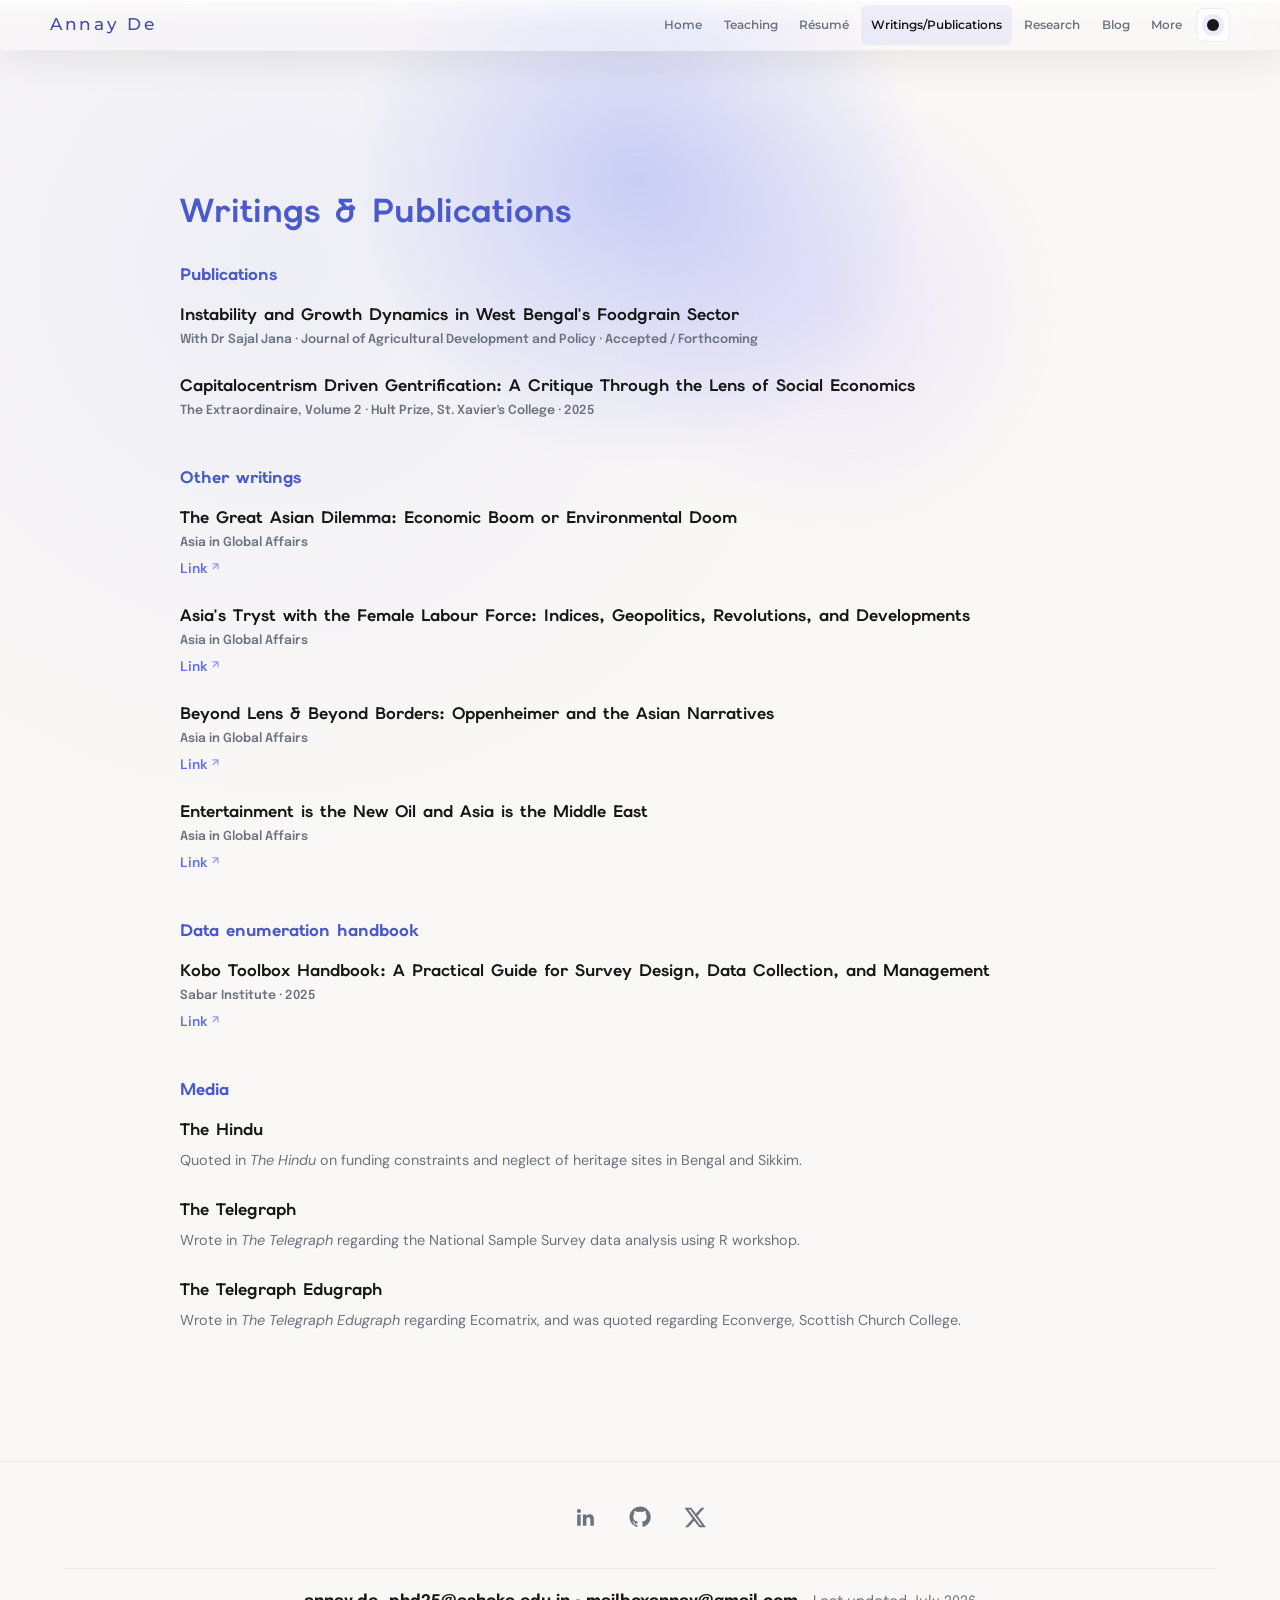
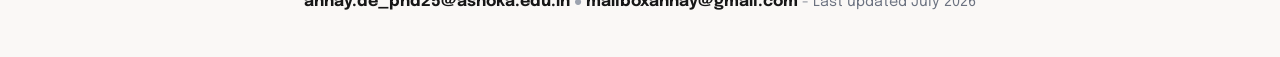
<file: writings.html>
﻿<!doctype html>
<html lang="en">
<head>
  <meta charset="utf-8">
  <meta name="viewport" content="width=device-width, initial-scale=1">
  <title>Writings &amp; Publications | Annay De</title>
  <meta name="description" content="Journal publications, technical guides, policy writing, media mentions, and conference presentations by Annay De.">
  <meta property="og:title" content="Writings &amp; Publications | Annay De">
  <meta property="og:description" content="Academic, public, and policy writing by Annay De.">
  <meta property="og:type" content="website">
  <meta property="og:image" content="assets/annay-de-portrait.jpg">
  <link rel="stylesheet" href="style.css">
  <script>
    (function () {
      try {
        if (localStorage.getItem("annay-theme") === "dark") {
          document.documentElement.dataset.theme = "dark";
        }
      } catch (error) {}
    })();
  </script>
</head>
<body data-page="writings">
  <nav class="site-nav" aria-label="Primary navigation">
    <div class="nav-inner">
      <a class="monogram" href="index.html" aria-label="Annay De home">
        <span class="nav-name">Annay De</span>
        <span class="nav-caption">Economics and field research</span>
      </a>
      <button class="menu-toggle" type="button" aria-expanded="false" aria-controls="primary-menu" aria-label="Toggle navigation">
        <span class="menu-toggle-line"></span>
        <span class="menu-toggle-line"></span>
        <span class="menu-toggle-line"></span>
      </button>
      <div class="nav-links" id="primary-menu">
        <a class="nav-link" data-nav="home" href="index.html"><span>Home</span></a>
        <a class="nav-link" data-nav="teaching" href="teaching.html"><span>Teaching</span></a>
        <a class="nav-link" data-nav="cv" href="cv.html"><span>Résumé</span></a>
        <a class="nav-link" data-nav="writings" href="writings.html"><span>Writings/Publications</span></a>
        <a class="nav-link" data-nav="projects" href="projects.html"><span>Research</span></a>
        <a class="nav-link" data-nav="blog" href="blog.html"><span>Blog</span></a>
        <a class="nav-link" data-nav="more" href="more.html"><span>More</span></a>
        <button class="theme-toggle" type="button" aria-label="Switch to dark mode" aria-pressed="false">
          <span class="theme-toggle-core" aria-hidden="true"></span>
        </button>
      </div>
    </div>
  </nav>

  <main class="page-shell">
    <header class="page-heading reveal">
      <div>
        <h1>Writings &amp; Publications</h1>
      </div>
    </header>

    <div id="page-sections">
    <section class="content-section reveal">
      <h2 class="section-title">Publications</h2>
      <article class="publication-item">
        <div class="publication-meta">With Dr Sajal Jana &middot; Journal of Agricultural Development and Policy &middot; Accepted / Forthcoming</div>
        <h3>Instability and Growth Dynamics in West Bengal's Foodgrain Sector</h3>
        <div class="link-row"><span class="action-link disabled">Link</span></div>
      </article>
      <article class="publication-item">
        <div class="publication-meta">The Extraordinaire, Volume 2 &middot; Hult Prize, St. Xavier's College &middot; 2025</div>
        <h3>&ldquo;Capitalocentrism Driven Gentrification: A Critique Through the Lens of Social Economics&rdquo;</h3>
        <div class="link-row"><span class="action-link disabled">Link</span></div>
      </article>
    </section>

    <section class="content-section reveal">
      <h2 class="section-title">Other writings</h2>
      <div class="publication-list">
        <article class="publication-item">
          <div class="publication-meta">Asia in Global Affairs</div>
          <h3>&ldquo;The Great Asian Dilemma: Economic Boom or Environmental Doom&rdquo;</h3>
          <div class="link-row"><a class="action-link" href="https://www.asiainglobalaffairs.in/reflections/the-great-asian-dilemma-economic-boom-or-environmental-doom/" target="_blank" rel="noreferrer">Link</a></div>
        </article>
        <article class="publication-item">
          <div class="publication-meta">Asia in Global Affairs</div>
          <h3>&ldquo;Asia's Tryst with the Female Labour Force: Indices, Geopolitics, Revolutions, and Developments&rdquo;</h3>
          <div class="link-row"><a class="action-link" href="https://www.asiainglobalaffairs.in/reflections/asias-tryst-with-the-female-labour-force-indices-geopolitics-revolutions-and-developments/" target="_blank" rel="noreferrer">Link</a></div>
        </article>
        <article class="publication-item">
          <div class="publication-meta">Asia in Global Affairs</div>
          <h3>&ldquo;Beyond Lens &amp; Beyond Borders: Oppenheimer and the Asian Narratives&rdquo;</h3>
          <div class="link-row"><a class="action-link" href="https://www.asiainglobalaffairs.in/reflections/beyond-lens-beyond-borders-oppenheimer-and-the-asian-narratives/" target="_blank" rel="noreferrer">Link</a></div>
        </article>
        <article class="publication-item">
          <div class="publication-meta">Asia in Global Affairs</div>
          <h3>&ldquo;Entertainment is the New Oil and Asia is the Middle East&rdquo;</h3>
          <div class="link-row"><a class="action-link" href="https://www.asiainglobalaffairs.in/reflections/entertainment-is-the-new-oil-and-all-of-asia-is-the-middle-east/" target="_blank" rel="noreferrer">Link</a></div>
        </article>
      </div>
    </section>

    <section class="content-section reveal">
      <h2 class="section-title">Data enumeration handbook</h2>
      <article class="publication-item">
        <div class="publication-meta">Sabar Institute &middot; 2025</div>
        <h3>Kobo Toolbox Handbook: A Practical Guide for Survey Design, Data Collection, and Management</h3>
        <div class="link-row"><a class="action-link" href="https://drive.google.com/file/d/1U2HcoF9sh7ehZCVmj8JUtHtH80ibXa8N/view" target="_blank" rel="noreferrer">Link</a></div>
      </article>
    </section>

    <section class="content-section reveal">
      <h2 class="section-title">Media</h2>
      <div class="clean-list">
        <article class="clean-item">
          <h3>The Hindu</h3>
          <p>Quoted in <em>The Hindu</em> on funding constraints and neglect of heritage sites in Bengal and Sikkim.</p>
        </article>
        <article class="clean-item">
          <h3>The Telegraph</h3>
          <p>Wrote in <em>The Telegraph</em> regarding the National Sample Survey data analysis using R workshop.</p>
        </article>
        <article class="clean-item">
          <h3>The Telegraph Edugraph</h3>
          <p>Wrote in <em>The Telegraph Edugraph</em> regarding Ecomatrix, and was quoted regarding Econverge, Scottish Church College.</p>
        </article>
      </div>
    </section>
    </div>
  </main>

  <footer class="site-footer">
    <div class="footer-inner">
      <div class="footer-links" aria-label="Social links">
        <a href="https://www.linkedin.com/in/annayde" target="_blank" rel="noreferrer" aria-label="LinkedIn">in</a>
        <a href="https://github.com/annay-de" target="_blank" rel="noreferrer" aria-label="GitHub">gh</a>
        <span class="disabled" aria-label="X / Twitter">x</span>
      </div>
      <div class="footer-bottom"><strong>annay.de_phd25@ashoka.edu.in</strong> - Last updated May 2026</div>
    </div>
  </footer>
  <script src="script.js"></script>
</body>
</html>
</file>
<file: style.css>
@font-face {
  font-family: "DM Sans";
  src: url("assets/fonts/DMSans-VariableFont_opsz,wght.ttf") format("truetype");
  font-style: normal;
  font-weight: 100 1000;
  font-display: swap;
}

@font-face {
  font-family: "DM Sans";
  src: url("assets/fonts/DMSans-Italic-VariableFont_opsz,wght.ttf") format("truetype");
  font-style: italic;
  font-weight: 100 1000;
  font-display: swap;
}

@font-face {
  font-family: "Elms Sans";
  src: url("assets/fonts/ElmsSans-VariableFont_wght.ttf") format("truetype");
  font-style: normal;
  font-weight: 100 1000;
  font-display: swap;
}

@font-face {
  font-family: "Elms Sans";
  src: url("assets/fonts/ElmsSans-Italic-VariableFont_wght.ttf") format("truetype");
  font-style: italic;
  font-weight: 100 1000;
  font-display: swap;
}

@font-face {
  font-family: "Epilogue";
  src: url("assets/fonts/Epilogue-VariableFont_wght.ttf") format("truetype");
  font-style: normal;
  font-weight: 100 1000;
  font-display: swap;
}

@font-face {
  font-family: "Epilogue";
  src: url("assets/fonts/Epilogue-Italic-VariableFont_wght.ttf") format("truetype");
  font-style: italic;
  font-weight: 100 1000;
  font-display: swap;
}

:root {
  --font-body: "DM Sans", sans-serif;
  --font-display: "Elms Sans", sans-serif;
  --font-ui: "Epilogue", sans-serif;
  --bg: #faf8f6;
  --surface: #ffffff;
  --surface-soft: #f4f1ee;
  --text: #171717;
  --text-soft: #353535;
  --muted: #6b7280;
  --faint: #9ca3af;
  --line: #eaeaea;
  --line-strong: #dedede;
  --accent: #5b6ef5;
  --accent-soft: rgba(91, 110, 245, 0.09);
  --body-wash: radial-gradient(circle at 22% 16%, rgba(91, 110, 245, 0.075), transparent 34rem);
  --cursor-glow: radial-gradient(30rem circle at var(--cursor-x) var(--cursor-y), rgba(91, 110, 245, 0.30), transparent 60%),
    radial-gradient(20rem circle at calc(var(--cursor-x) + 12rem) calc(var(--cursor-y) + 8rem), rgba(154, 137, 255, 0.17), transparent 70%);
  --grain-wash: linear-gradient(rgba(255, 255, 255, 0.26), rgba(255, 255, 255, 0));
  --nav-glass: linear-gradient(180deg, rgba(255, 255, 255, 0.72), rgba(255, 255, 255, 0.42));
  --nav-glass-scrolled: linear-gradient(180deg, rgba(255, 255, 255, 0.86), rgba(255, 255, 255, 0.58));
  --nav-border: rgba(255, 255, 255, 0.58);
  --nav-shadow: 0 18px 60px rgba(23, 23, 23, 0.075);
  --glass-surface: rgba(255, 255, 255, 0.58);
  --glass-surface-strong: rgba(255, 255, 255, 0.72);
  --glass-hover: rgba(255, 255, 255, 0.72);
  --glass-border: rgba(234, 234, 234, 0.82);
  --glass-highlight: rgba(255, 255, 255, 0.75);
  --shadow-soft: 0 24px 80px rgba(23, 23, 23, 0.08);
  --shadow-card: 0 28px 90px rgba(23, 23, 23, 0.12);
  --nav-height: 72px;
  --max-width: 1120px;
  --copy-width: 740px;
  --ease: cubic-bezier(0.16, 1, 0.3, 1);
  --cursor-x: 50vw;
  --cursor-y: 20vh;
}

html[data-theme="dark"] {
  color-scheme: dark;
  --bg: #0c0d11;
  --surface: #14161c;
  --surface-soft: #101116;
  --text: #f6f4ee;
  --text-soft: #ded9cf;
  --muted: #a3a8b5;
  --faint: #7d8493;
  --line: rgba(255, 255, 255, 0.11);
  --line-strong: rgba(255, 255, 255, 0.18);
  --accent: #9aa4ff;
  --accent-soft: rgba(154, 164, 255, 0.16);
  --body-wash: radial-gradient(circle at 22% 12%, rgba(91, 110, 245, 0.18), transparent 36rem),
    radial-gradient(circle at 82% 10%, rgba(154, 137, 255, 0.08), transparent 26rem);
  --cursor-glow: radial-gradient(32rem circle at var(--cursor-x) var(--cursor-y), rgba(130, 146, 255, 0.34), transparent 62%),
    radial-gradient(20rem circle at calc(var(--cursor-x) + 12rem) calc(var(--cursor-y) + 8rem), rgba(255, 255, 255, 0.07), transparent 72%);
  --grain-wash: linear-gradient(rgba(255, 255, 255, 0.04), rgba(255, 255, 255, 0));
  --nav-glass: linear-gradient(180deg, rgba(22, 24, 32, 0.68), rgba(12, 13, 17, 0.34));
  --nav-glass-scrolled: linear-gradient(180deg, rgba(24, 26, 34, 0.82), rgba(12, 13, 17, 0.54));
  --nav-border: rgba(255, 255, 255, 0.13);
  --nav-shadow: 0 22px 70px rgba(0, 0, 0, 0.34);
  --glass-surface: rgba(255, 255, 255, 0.065);
  --glass-surface-strong: rgba(255, 255, 255, 0.1);
  --glass-hover: rgba(255, 255, 255, 0.09);
  --glass-border: rgba(255, 255, 255, 0.12);
  --glass-highlight: rgba(255, 255, 255, 0.16);
  --shadow-soft: 0 28px 88px rgba(0, 0, 0, 0.32);
  --shadow-card: 0 34px 110px rgba(0, 0, 0, 0.38);
}

* {
  box-sizing: border-box;
}

html {
  min-height: 100%;
  overflow-x: hidden;
  scroll-behavior: smooth;
  color-scheme: light;
}

body {
  position: relative;
  min-height: 100%;
  margin: 0;
  overflow-x: hidden;
  color: var(--text);
  background:
    var(--body-wash),
    var(--bg);
  font-family: var(--font-body);
  font-size: 16px;
  font-weight: 400;
  line-height: 1.72;
  text-rendering: optimizeLegibility;
  transition: background-color 0.42s ease, color 0.42s ease;
}

body::before {
  position: fixed;
  inset: 0;
  z-index: 0;
  pointer-events: none;
  background: var(--cursor-glow);
  opacity: 1;
  transition: opacity 0.4s ease;
  content: "";
}

body::after {
  position: fixed;
  inset: 0;
  z-index: 0;
  pointer-events: none;
  background-image:
    var(--grain-wash),
    url("data:image/svg+xml,%3Csvg xmlns='http://www.w3.org/2000/svg' width='180' height='180' viewBox='0 0 180 180'%3E%3Cfilter id='n'%3E%3CfeTurbulence type='fractalNoise' baseFrequency='0.85' numOctaves='2' stitchTiles='stitch'/%3E%3C/filter%3E%3Crect width='180' height='180' filter='url(%23n)' opacity='0.24'/%3E%3C/svg%3E");
  opacity: 0.18;
  mix-blend-mode: soft-light;
  content: "";
}

main,
.site-footer {
  position: relative;
  z-index: 1;
}

body.menu-open {
  overflow: hidden;
}

a {
  color: inherit;
  text-decoration: none;
}

a:focus-visible,
button:focus-visible {
  outline: 2px solid var(--accent);
  outline-offset: 4px;
}

img {
  display: block;
  max-width: 100%;
}

h1,
h2,
h3,
p,
span,
div,
a,
td,
th {
  overflow-wrap: break-word;
}

.site-nav {
  position: fixed;
  top: 0;
  left: 0;
  z-index: 20;
  width: 100%;
  height: var(--nav-height);
  border-bottom: 1px solid var(--nav-border);
  background: var(--nav-glass);
  backdrop-filter: blur(34px) saturate(1.7);
  -webkit-backdrop-filter: blur(34px) saturate(1.7);
  box-shadow: inset 0 1px 0 var(--glass-highlight);
  transition: box-shadow 0.28s var(--ease), background 0.28s var(--ease), border-color 0.28s ease;
}

.site-nav::before {
  position: absolute;
  inset: 0;
  pointer-events: none;
  background:
    radial-gradient(18rem 6rem at 24% 0%, rgba(91, 110, 245, 0.1), transparent 70%),
    linear-gradient(90deg, transparent, rgba(255, 255, 255, 0.22), transparent);
  opacity: 0.42;
  content: "";
}

.site-nav.scrolled {
  background: var(--nav-glass-scrolled);
  box-shadow: var(--nav-shadow), inset 0 1px 0 var(--glass-highlight);
}

.nav-inner {
  display: flex;
  align-items: center;
  justify-content: space-between;
  width: min(100% - 3rem, 1320px);
  height: 100%;
  margin: 0 auto;
}

.monogram {
  color: var(--text);
  font-size: 0.82rem;
  font-weight: 700;
  letter-spacing: 0.16em;
}

.nav-links {
  display: flex;
  align-items: center;
  gap: 0.25rem;
  padding: 0.28rem;
  border: 1px solid var(--nav-border);
  border-radius: 999px;
  background: var(--glass-surface);
  box-shadow: inset 0 1px 0 var(--glass-highlight);
  backdrop-filter: blur(18px) saturate(1.35);
  -webkit-backdrop-filter: blur(18px) saturate(1.35);
  transition: background 0.32s ease, border-color 0.32s ease, box-shadow 0.32s ease;
}

.nav-link {
  position: relative;
  display: inline-flex;
  align-items: center;
  min-height: 38px;
  padding: 0 0.78rem;
  border-radius: 999px;
  color: var(--muted);
  font-size: 0.76rem;
  font-weight: 600;
  letter-spacing: 0.08em;
  transition: background 0.2s ease, color 0.2s ease, transform 0.2s ease;
}

.nav-link:hover {
  color: var(--text);
  background: var(--glass-hover);
  transform: translateY(-1px);
}

.nav-link.active {
  color: var(--accent);
  background: var(--accent-soft);
}

.nav-link.active::after {
  position: absolute;
  right: 0.86rem;
  bottom: 6px;
  left: 0.86rem;
  height: 1px;
  background: currentColor;
  content: "";
}

.menu-toggle {
  display: none;
  width: 42px;
  height: 42px;
  padding: 0;
  border: 1px solid var(--line);
  border-radius: 999px;
  background: var(--glass-surface-strong);
  color: var(--text);
  backdrop-filter: blur(18px) saturate(1.25);
  -webkit-backdrop-filter: blur(18px) saturate(1.25);
}

.theme-toggle {
  position: relative;
  display: inline-grid;
  place-items: center;
  width: 38px;
  height: 38px;
  padding: 0;
  overflow: hidden;
  border: 1px solid var(--glass-border);
  border-radius: 999px;
  color: var(--text);
  background:
    linear-gradient(145deg, rgba(255, 255, 255, 0.38), rgba(255, 255, 255, 0.08)),
    var(--glass-surface);
  box-shadow: inset 0 1px 0 var(--glass-highlight), 0 10px 30px rgba(23, 23, 23, 0.055);
  cursor: pointer;
  flex: 0 0 auto;
  margin-left: 0.12rem;
  backdrop-filter: blur(22px) saturate(1.55);
  -webkit-backdrop-filter: blur(22px) saturate(1.55);
  transition: transform 0.28s var(--ease), border-color 0.28s ease, background 0.28s ease, box-shadow 0.28s ease;
}

.theme-toggle:hover {
  transform: translateY(-1px) scale(1.025);
  border-color: rgba(91, 110, 245, 0.24);
  box-shadow: inset 0 1px 0 var(--glass-highlight), 0 14px 38px rgba(91, 110, 245, 0.12);
}

.theme-toggle::after {
  position: absolute;
  inset: -45%;
  background: linear-gradient(115deg, transparent 32%, rgba(255, 255, 255, 0.42), transparent 58%);
  opacity: 0;
  transform: translateX(-42%) rotate(12deg);
  transition: opacity 0.28s ease, transform 0.58s var(--ease);
  content: "";
}

.theme-toggle:hover::after {
  opacity: 0.45;
  transform: translateX(42%) rotate(12deg);
}

.theme-toggle-core {
  position: relative;
  z-index: 1;
  width: 14px;
  height: 14px;
  border-radius: 999px;
  background: currentColor;
  box-shadow: 0 0 0 5px rgba(91, 110, 245, 0.12);
  transition: transform 0.34s var(--ease), box-shadow 0.34s ease, background 0.34s ease;
}

.theme-toggle-core::after {
  position: absolute;
  top: -2px;
  right: -2px;
  width: 14px;
  height: 14px;
  border-radius: 999px;
  background: var(--bg);
  transform: scale(0);
  transform-origin: 75% 25%;
  transition: transform 0.34s var(--ease), background 0.34s ease;
  content: "";
}

html[data-theme="dark"] .theme-toggle-core {
  transform: rotate(-18deg);
  box-shadow: 0 0 0 5px rgba(154, 164, 255, 0.18);
}

html[data-theme="dark"] .theme-toggle-core::after {
  transform: scale(1);
}

.menu-toggle-line {
  display: block;
  width: 17px;
  height: 1px;
  margin: 5px auto;
  background: var(--text);
  transition: transform 0.24s ease, opacity 0.24s ease;
}

.menu-toggle[aria-expanded="true"] .menu-toggle-line:nth-child(1) {
  transform: translateY(6px) rotate(45deg);
}

.menu-toggle[aria-expanded="true"] .menu-toggle-line:nth-child(2) {
  opacity: 0;
}

.menu-toggle[aria-expanded="true"] .menu-toggle-line:nth-child(3) {
  transform: translateY(-6px) rotate(-45deg);
}

.home-shell,
.page-shell,
.section,
.section.alt > .section-inner {
  width: min(var(--max-width), calc(100% - 4rem));
  margin: 0 auto;
}

.page-shell {
  padding: calc(var(--nav-height) + 7rem) 0 8rem;
}

.hero {
  position: relative;
  display: grid;
  grid-template-columns: minmax(0, 1fr) minmax(280px, 370px);
  gap: clamp(3.5rem, 8vw, 7.5rem);
  align-items: center;
  min-height: 94vh;
  padding: calc(var(--nav-height) + 5.8rem) 0 7rem;
}

.hero::before {
  position: absolute;
  top: -2%;
  left: -9%;
  z-index: 0;
  width: min(66vw, 52rem);
  height: min(66vw, 52rem);
  border-radius: 999px;
  background:
    radial-gradient(circle at 36% 34%, rgba(91, 110, 245, 0.18), transparent 28%),
    radial-gradient(circle at 64% 60%, rgba(154, 137, 255, 0.11), transparent 34%),
    radial-gradient(circle, rgba(91, 110, 245, 0.065), transparent 68%);
  filter: blur(22px);
  opacity: 0.96;
  pointer-events: none;
  animation: glowDrift 12s var(--ease) infinite alternate;
  content: "";
}

@keyframes glowDrift {
  from {
    transform: translate3d(0, 0, 0) scale(1);
  }
  to {
    transform: translate3d(22px, 10px, 0) scale(1.04);
  }
}

.hero::after {
  position: relative;
  z-index: 1;
  display: block;
  align-self: center;
  width: min(100%, 370px);
  aspect-ratio: 4 / 5;
  border: 1px solid var(--glass-border);
  border-radius: 32px;
  background:
    linear-gradient(180deg, rgba(255,255,255,0.14), rgba(255,255,255,0)),
    url("assets/annay-de-portrait.jpg") center 28% / cover no-repeat;
  box-shadow: var(--shadow-card);
  content: "";
}

.hero-content {
  position: relative;
  z-index: 2;
  max-width: var(--copy-width);
}

.eyebrow,
.section-label,
.meta-line,
.publication-meta,
.project-kicker,
.list-meta,
.tag,
.stat-label,
.cv-note,
.table th,
.skill-category,
.skill-values,
.footer-role,
.footer-bottom {
  font-family: var(--font-ui);
}

.eyebrow,
.section-label {
  margin: 0;
  color: var(--muted);
  font-size: 0.74rem;
  font-weight: 700;
  letter-spacing: 0.14em;
}

.hero h1,
.page-heading h1 {
  margin: 0;
  color: var(--text);
  font-family: var(--font-display);
  font-weight: 700;
  letter-spacing: 0;
}

.hero h1 {
  max-width: 720px;
  margin-top: 1.4rem;
  font-size: clamp(3.9rem, 7.4vw, 6.7rem);
  line-height: 0.94;
  text-shadow: 0 18px 70px rgba(91, 110, 245, 0.18);
}

.accent-rule {
  width: 54px;
  height: 2px;
  margin: 2rem 0 2.05rem;
  border-radius: 999px;
  background: var(--accent);
}

.hero-roles {
  display: grid;
  gap: 0.48rem;
  margin: 0;
  color: var(--text);
  font-size: clamp(1rem, 1.25vw, 1.18rem);
  font-weight: 700;
  line-height: 1.52;
}

.hero-copy {
  max-width: 660px;
  margin-top: 3.35rem;
  color: var(--text-soft);
  font-size: clamp(0.98rem, 1.15vw, 1.08rem);
  line-height: 1.82;
}

.hero-copy p {
  margin: 0 0 1.1rem;
}

.research-tags {
  margin-top: 3.2rem;
}

.research-line {
  max-width: 780px;
  margin: 0;
  color: var(--text-soft);
  font-family: var(--font-ui);
  font-size: clamp(0.98rem, 1.25vw, 1.12rem);
  line-height: 1.8;
}

.tag-grid,
.method-list,
.link-row {
  display: flex;
  flex-wrap: wrap;
  gap: 0.48rem 0.95rem;
  margin-top: 0.95rem;
}

.tag {
  color: var(--muted);
  font-size: 0.82rem;
  line-height: 1.5;
}

.tag:not(:last-child)::after {
  margin-left: 0.95rem;
  color: var(--line-strong);
  content: "/";
}

.section {
  padding: 7rem 0;
}

.section.alt {
  width: 100%;
  max-width: none;
  border-top: 1px solid var(--glass-border);
  border-bottom: 1px solid var(--glass-border);
  background: var(--glass-surface);
  backdrop-filter: blur(18px);
  -webkit-backdrop-filter: blur(18px);
  transition: background 0.36s ease, border-color 0.36s ease;
}

.section-label {
  margin-bottom: 2.5rem;
}

.page-heading {
  display: grid;
  grid-template-columns: minmax(0, 1fr) auto;
  gap: 2rem;
  align-items: end;
  margin-bottom: 4.5rem;
}

.page-heading h1 {
  max-width: 860px;
  margin-bottom: 0;
  font-size: clamp(2.7rem, 5vw, 4.2rem);
  line-height: 1;
}

.matrix-divider {
  height: 1px;
  margin: 5.2rem 0;
  background: var(--line);
}

.work-list,
.clean-list,
.publication-list,
.card-grid,
.skills-grid {
  display: grid;
  gap: 0;
}

.work-list > *,
.clean-list > *,
.publication-list > *,
.card-grid > *,
.skills-grid > * {
  min-width: 0;
}

.work-item,
.clean-item,
.publication-item,
.project-card,
.placeholder-panel,
.stat-card {
  padding: 1.55rem 0 1.75rem;
  border-bottom: 1px solid var(--line);
  background: transparent;
}

.work-item:first-child,
.clean-item:first-child,
.publication-item:first-child,
.project-card:first-child {
  padding-top: 0;
}

.work-item,
.clean-item,
.publication-item,
.project-card {
  border-radius: 24px;
  transition: transform 0.28s var(--ease), border-color 0.2s ease, background 0.24s ease, box-shadow 0.24s ease, padding 0.24s ease;
}

.work-item:hover,
.clean-item:hover,
.publication-item:hover,
.project-card:hover {
  border-bottom-color: rgba(91, 110, 245, 0.34);
  background: var(--glass-hover);
  box-shadow:
    inset 0 1px 0 var(--glass-highlight),
    var(--shadow-soft);
  transform: translateY(-2px);
}

.meta-line,
.publication-meta,
.project-kicker,
.list-meta {
  color: var(--muted);
  font-size: 0.76rem;
  font-weight: 700;
  letter-spacing: 0.08em;
  overflow-wrap: anywhere;
}

.meta-line {
  display: flex;
  flex-wrap: wrap;
  gap: 0.55rem;
  margin-bottom: 0.42rem;
}

.meta-line .type {
  color: var(--accent);
}

.work-item h3,
.publication-item h3,
.project-card h3,
.clean-item h3,
.placeholder-panel h3 {
  max-width: 850px;
  margin: 0.4rem 0 0;
  color: var(--text);
  font-family: var(--font-display);
  font-size: clamp(1.12rem, 1.7vw, 1.28rem);
  font-weight: 700;
  line-height: 1.38;
}

.work-item p,
.publication-item p,
.project-card p,
.clean-item p,
.placeholder-panel p {
  max-width: 880px;
  margin: 0.62rem 0 0;
  color: var(--muted);
  font-size: 0.98rem;
  line-height: 1.8;
}

.about-grid {
  display: grid;
  grid-template-columns: minmax(0, 1fr) 320px;
  gap: clamp(3.5rem, 8vw, 7rem);
  align-items: start;
}

.about-copy {
  max-width: var(--copy-width);
}

.about-copy p {
  margin: 0 0 1.35rem;
  color: var(--text-soft);
  font-size: clamp(1.05rem, 1.5vw, 1.22rem);
  line-height: 1.82;
}

.profile-panel {
  padding: 0;
  border: 1px solid var(--glass-border);
  border-radius: 32px;
  background: var(--glass-surface);
  box-shadow: var(--shadow-soft);
  backdrop-filter: blur(18px) saturate(1.08);
  -webkit-backdrop-filter: blur(18px) saturate(1.08);
  transition: background 0.36s ease, border-color 0.36s ease, box-shadow 0.36s ease;
}

.stat-grid {
  display: grid;
  gap: 0;
}

.stat-card {
  display: grid;
  grid-template-columns: 112px minmax(0, 1fr);
  gap: 1rem;
  align-items: baseline;
  padding-right: 1.25rem;
  padding-left: 1.25rem;
}

.stat-number {
  color: var(--text);
  font-family: var(--font-display);
  font-size: 2.15rem;
  font-weight: 700;
  line-height: 1;
}

.stat-label {
  color: var(--muted);
  font-size: 0.68rem;
  font-weight: 700;
  line-height: 1.55;
}

.content-section {
  margin-top: 5.5rem;
}

.content-section:first-of-type {
  margin-top: 0;
}

.two-col {
  display: grid;
  grid-template-columns: repeat(2, minmax(0, 1fr));
  gap: clamp(1.75rem, 5vw, 5.5rem);
}

.card-grid.two-col {
  gap: clamp(1rem, 2.4vw, 1.55rem);
}

.card-grid.two-col .publication-item {
  min-width: 0;
  overflow: hidden;
  padding: clamp(1.35rem, 2.7vw, 1.85rem);
  border: 1px solid var(--glass-border);
  border-bottom: 1px solid var(--glass-border);
  border-radius: 28px;
  background:
    linear-gradient(145deg, var(--glass-surface-strong), var(--glass-surface)),
    var(--glass-surface);
  box-shadow:
    inset 0 1px 0 var(--glass-highlight),
    var(--shadow-soft);
  backdrop-filter: blur(18px);
  -webkit-backdrop-filter: blur(18px);
}

.card-grid.two-col .publication-item:first-child {
  padding-top: clamp(1.35rem, 2.7vw, 1.85rem);
}

.card-grid.two-col .publication-item:hover {
  border-color: rgba(91, 110, 245, 0.22);
  border-bottom-color: rgba(91, 110, 245, 0.22);
}

.card-grid.two-col .publication-meta,
.card-grid.two-col .publication-item h3,
.card-grid.two-col .publication-item p,
.card-grid.two-col .link-row {
  max-width: 100%;
  min-width: 0;
}

.card-grid.two-col .publication-meta,
.card-grid.two-col .publication-item h3,
.card-grid.two-col .publication-item p {
  overflow-wrap: anywhere;
}

.card-grid.two-col .publication-item p {
  font-size: 0.94rem;
}

.action-link,
.text-link {
  position: relative;
  display: inline-flex;
  color: var(--accent);
  font-size: 0.95rem;
  font-weight: 600;
  line-height: 1.45;
  transition: color 0.2s ease, transform 0.2s ease;
}

.action-link::after,
.text-link::after {
  position: absolute;
  right: 0;
  bottom: -3px;
  left: 0;
  height: 1px;
  background: currentColor;
  transform: scaleX(0);
  transform-origin: left;
  transition: transform 0.24s var(--ease);
  content: "";
}

.action-link:not(.disabled):hover,
.text-link:hover {
  color: var(--text);
  transform: translateY(-1px);
}

.action-link:not(.disabled):hover::after,
.text-link:hover::after {
  transform: scaleX(1);
}

.action-link.disabled {
  color: var(--faint);
  opacity: 0.62;
}

.cv-embed-wrapper {
  padding: 1.1rem;
  border: 1px solid var(--line);
  border-radius: 32px;
  background: var(--glass-surface-strong);
  box-shadow: var(--shadow-soft);
  transition: background 0.36s ease, border-color 0.36s ease, box-shadow 0.36s ease;
}

.cv-note {
  display: flex;
  flex-wrap: wrap;
  justify-content: space-between;
  gap: 0.75rem;
  margin: 0 0 0.95rem;
  color: var(--muted);
  font-size: 0.66rem;
  font-weight: 700;
  letter-spacing: 0.12em;
}

.cv-frame {
  width: 100%;
  height: 900px;
  border: 1px solid var(--line);
  border-radius: 24px;
  background: var(--surface);
}

.cv-fallback {
  margin: 1rem 0 0;
  color: var(--muted);
  font-size: 0.95rem;
}

.table-wrap {
  overflow-x: auto;
  border-top: 1px solid var(--line);
}

.table {
  width: 100%;
  min-width: 620px;
  border-collapse: collapse;
}

.table th,
.table td {
  padding: 1.02rem 1rem 1.02rem 0;
  border-bottom: 1px solid var(--line);
  text-align: left;
  vertical-align: top;
}

.table th {
  color: var(--accent);
  font-size: 0.7rem;
  font-weight: 700;
  letter-spacing: 0.12em;
}

.table td {
  color: var(--text-soft);
  font-size: 0.96rem;
}

.skills-grid {
  border-top: 1px solid var(--line);
}

.skill-row {
  display: grid;
  grid-template-columns: 240px minmax(0, 1fr);
  gap: 2rem;
  padding: 1.12rem 0;
  border-bottom: 1px solid var(--line);
}

.skill-category {
  color: var(--accent);
  font-size: 0.72rem;
  font-weight: 700;
  letter-spacing: 0.08em;
}

.skill-values {
  color: var(--text-soft);
  font-size: 0.9rem;
  line-height: 1.72;
}

.site-footer {
  border-top: 1px solid var(--line);
  background: var(--glass-surface);
  padding: 2.6rem 4rem;
  transition: background 0.36s ease, border-color 0.36s ease;
}

.footer-inner {
  max-width: 1320px;
  margin: 0 auto;
}

.footer-top {
  display: grid;
  grid-template-columns: 1fr;
  gap: 1.2rem;
  align-items: center;
  justify-items: center;
  text-align: center;
}

.footer-name {
  margin: 0;
  color: var(--text);
  font-size: 0.98rem;
  font-weight: 700;
}

.footer-role {
  margin: 0.32rem 0 0;
  color: var(--muted);
  font-size: 0.72rem;
  line-height: 1.6;
}

.footer-links {
  display: flex;
  flex-wrap: wrap;
  gap: 1.1rem;
  justify-content: center;
}

.footer-links a,
.footer-links span {
  color: var(--muted);
  font-size: 0.92rem;
  transition: color 0.2s ease;
}

.footer-links a:hover {
  color: var(--accent);
}

.footer-links .disabled {
  opacity: 0.5;
}

.footer-bottom {
  margin-top: 2rem;
  padding-top: 1.2rem;
  border-top: 1px solid var(--line);
  color: var(--muted);
  font-size: 0.68rem;
  line-height: 1.7;
  text-align: center;
}

.reveal {
  opacity: 0;
  filter: blur(8px);
  transform: translate3d(0, 18px, 0);
  transition:
    opacity 0.82s var(--ease),
    filter 0.82s var(--ease),
    transform 0.82s var(--ease);
}

.reveal.visible {
  opacity: 1;
  filter: blur(0);
  transform: translate3d(0, 0, 0);
}

@media (prefers-reduced-motion: reduce) {
  html {
    scroll-behavior: auto;
  }

  *,
  *::before,
  *::after {
    animation-duration: 0.001ms !important;
    animation-iteration-count: 1 !important;
    scroll-behavior: auto !important;
    transition-duration: 0.001ms !important;
  }

  .reveal {
    opacity: 1;
    filter: none;
    transform: none;
  }
}

@media (max-width: 1100px) {
  .nav-inner {
    width: min(100% - 2rem, 1320px);
  }

  .nav-links {
    position: fixed;
    top: calc(var(--nav-height) + 0.75rem);
    right: 1rem;
    left: 1rem;
    display: grid;
    height: auto;
    padding: 0.5rem;
    border: 1px solid var(--line);
    border-radius: 28px;
    background: var(--nav-glass-scrolled);
    box-shadow: var(--nav-shadow);
    opacity: 0;
    visibility: hidden;
    transform: translateY(-10px) scale(0.98);
    transition: opacity 0.22s ease, transform 0.22s ease, visibility 0.22s ease;
  }

  .nav-links.open {
    opacity: 1;
    visibility: visible;
    transform: translateY(0) scale(1);
  }

  .nav-link {
    justify-content: center;
    min-height: 46px;
  }

  .theme-toggle {
    justify-self: center;
    width: 46px;
    height: 46px;
    margin: 0.18rem auto 0.08rem;
  }

  .menu-toggle {
    display: block;
  }

  .hero,
  .about-grid,
  .two-col {
    grid-template-columns: 1fr;
  }

  .hero::before {
    top: 8%;
    left: -22%;
    width: 42rem;
    height: 42rem;
  }

  .hero::after {
    width: min(78vw, 360px);
  }

  .profile-panel {
    max-width: 420px;
  }

  .footer-top {
    grid-template-columns: 1fr;
  }
}

@media (max-width: 640px) {
  .home-shell,
  .page-shell,
  .section,
  .section.alt > .section-inner {
    width: min(100% - 2rem, var(--max-width));
  }

  .page-shell {
    padding-top: calc(var(--nav-height) + 4.5rem);
  }

  .hero {
    min-height: auto;
    padding-top: calc(var(--nav-height) + 4.5rem);
  }

  .hero h1 {
    font-size: 3.5rem;
  }

  .hero-copy,
  .about-copy p {
    font-size: 1.04rem;
  }

  .hero-roles {
    font-size: 1rem;
  }

  .page-heading {
    grid-template-columns: 1fr;
    margin-bottom: 3rem;
  }

  .stat-card,
  .skill-row {
    grid-template-columns: 1fr;
    gap: 0.35rem;
  }

  .card-grid.two-col {
    gap: 0.95rem;
  }

  .card-grid.two-col .publication-item,
  .card-grid.two-col .publication-item:first-child {
    padding: 1.18rem;
    border-radius: 24px;
  }

  .cv-frame {
    height: 620px;
  }

  .site-footer {
    padding: 2.2rem 1rem;
  }
}

/* Academic index direction */
.site-nav {
  top: 18px;
  left: 50%;
  width: min(calc(100% - 2rem), 1180px);
  height: auto;
  min-height: 66px;
  border: 1px solid var(--nav-border);
  border-radius: 999px;
  transform: translateX(-50%);
  overflow: hidden;
}

.site-nav::before {
  border-radius: inherit;
  background:
    radial-gradient(18rem 5rem at 14% 0%, rgba(91, 110, 245, 0.12), transparent 72%),
    linear-gradient(90deg, transparent, rgba(255, 255, 255, 0.18), transparent);
}

.nav-inner {
  width: 100%;
  height: 66px;
  padding: 0 0.72rem 0 1rem;
}

.monogram {
  display: grid;
  gap: 0;
  min-width: 190px;
  letter-spacing: 0;
}

.nav-name {
  font-family: var(--font-display);
  font-size: 1.02rem;
  font-weight: 800;
  line-height: 1.05;
}

.nav-caption {
  color: var(--muted);
  font-family: var(--font-ui);
  font-size: 0.57rem;
  font-weight: 700;
  letter-spacing: 0.12em;
  line-height: 1.2;
}

.nav-links {
  gap: 0.08rem;
  padding: 0.18rem;
  border-color: transparent;
  background: transparent;
  box-shadow: none;
}

.nav-link {
  min-height: 34px;
  padding: 0 0.68rem;
  font-size: 0.82rem;
  font-weight: 650;
  letter-spacing: 0;
}

.nav-link.active {
  color: var(--text);
  background: var(--glass-surface-strong);
  box-shadow: inset 0 1px 0 var(--glass-highlight);
}

.nav-link.active::after {
  right: 50%;
  bottom: 5px;
  left: auto;
  width: 4px;
  height: 4px;
  border-radius: 999px;
  background: var(--accent);
  transform: translateX(50%);
}

.theme-toggle {
  width: 34px;
  height: 34px;
}

.theme-toggle-core {
  width: 12px;
  height: 12px;
}

.home-shell.academic-home {
  width: min(1060px, calc(100% - 4rem));
  padding: calc(var(--nav-height) + 5.4rem) 0 7rem;
}

.academic-hero {
  position: relative;
  display: grid;
  grid-template-columns: minmax(0, 1fr) minmax(260px, 330px);
  gap: clamp(3rem, 8vw, 6.8rem);
  align-items: start;
  padding: 2.8rem 0 5.1rem;
  border-bottom: 1px solid var(--line);
}

.academic-hero::before {
  position: absolute;
  top: -10rem;
  left: -13rem;
  z-index: -1;
  width: min(62vw, 46rem);
  height: min(62vw, 46rem);
  border-radius: 999px;
  background:
    radial-gradient(circle at 38% 34%, rgba(91, 110, 245, 0.18), transparent 28%),
    radial-gradient(circle at 62% 54%, rgba(154, 137, 255, 0.1), transparent 36%),
    radial-gradient(circle, rgba(91, 110, 245, 0.055), transparent 70%);
  filter: blur(24px);
  opacity: 0.86;
  pointer-events: none;
  animation: glowDrift 14s var(--ease) infinite alternate;
  content: "";
}

.identity-block h1 {
  max-width: 720px;
  margin: 1rem 0 0;
  color: var(--text);
  font-family: var(--font-display);
  font-size: clamp(4rem, 8vw, 7rem);
  font-weight: 780;
  line-height: 0.92;
  letter-spacing: 0;
}

.name-line {
  max-width: 680px;
  margin: 1.25rem 0 0;
  color: var(--text);
  font-size: clamp(1.18rem, 2vw, 1.52rem);
  font-weight: 700;
  line-height: 1.45;
}

.contact-line,
.index-links,
.portrait-card figcaption,
.image-placeholder,
.news-item time,
.year-group h2,
.page-intro {
  font-family: var(--font-ui);
}

.contact-line {
  display: flex;
  flex-wrap: wrap;
  gap: 0.45rem;
  margin: 1.05rem 0 0;
  color: var(--muted);
  font-size: 0.93rem;
}

.contact-line a,
.academic-copy a,
.news-item a,
.index-links a {
  color: var(--text);
  text-decoration: underline;
  text-decoration-color: rgba(91, 110, 245, 0.35);
  text-underline-offset: 0.18em;
  transition: color 0.2s ease, text-decoration-color 0.2s ease;
}

.contact-line a:hover,
.academic-copy a:hover,
.news-item a:hover,
.index-links a:hover {
  color: var(--accent);
  text-decoration-color: currentColor;
}

.academic-copy {
  max-width: 760px;
  margin-top: 2.8rem;
}

.academic-copy p {
  margin: 0 0 1.18rem;
  color: var(--text-soft);
  font-size: clamp(1rem, 1.2vw, 1.08rem);
  line-height: 1.86;
}

.index-links {
  display: flex;
  flex-wrap: wrap;
  gap: 0.5rem 1.4rem;
  margin-top: 2.3rem;
  font-size: 0.88rem;
  font-weight: 700;
  letter-spacing: 0.02em;
}

.portrait-column {
  display: grid;
  gap: 1rem;
}

.portrait-card {
  margin: 0;
}

.portrait-card img {
  width: 100%;
  aspect-ratio: 4 / 5;
  border: 1px solid var(--glass-border);
  border-radius: 30px;
  object-fit: cover;
  object-position: center 26%;
  box-shadow: var(--shadow-card);
}

.portrait-card figcaption {
  margin-top: 0.72rem;
  color: var(--muted);
  font-size: 0.7rem;
  font-weight: 700;
  letter-spacing: 0.08em;
}

.image-placeholder-grid {
  display: grid;
  grid-template-columns: repeat(2, minmax(0, 1fr));
  gap: 0.9rem;
}

.image-placeholder {
  display: grid;
  place-content: center;
  min-width: 0;
  min-height: 118px;
  padding: 1rem;
  border: 1px dashed color-mix(in srgb, var(--accent) 34%, var(--line));
  border-radius: 24px;
  background:
    linear-gradient(135deg, rgba(255, 255, 255, 0.28), transparent),
    var(--glass-surface);
  color: var(--muted);
  text-align: center;
  box-shadow: inset 0 1px 0 var(--glass-highlight);
  backdrop-filter: blur(18px) saturate(1.15);
  -webkit-backdrop-filter: blur(18px) saturate(1.15);
}

.image-placeholder span {
  color: var(--text-soft);
  font-size: 0.78rem;
  font-weight: 750;
  line-height: 1.35;
}

.image-placeholder small {
  margin-top: 0.22rem;
  color: var(--faint);
  font-size: 0.63rem;
  font-weight: 700;
  letter-spacing: 0.12em;
}

.image-placeholder.tall {
  min-height: 250px;
}

.home-row {
  display: grid;
  grid-template-columns: 150px minmax(0, 1fr);
  gap: clamp(2rem, 6vw, 5.2rem);
  padding: 4.6rem 0;
  border-bottom: 1px solid var(--line);
}

.row-label {
  align-self: start;
}

.home-row .section-label,
.content-section .section-label {
  margin-bottom: 0;
}

.news-ledger,
.research-ledger {
  min-width: 0;
}

.year-group + .year-group {
  margin-top: 3rem;
}

.year-group h2 {
  margin: 0 0 0.85rem;
  color: var(--accent);
  font-size: 0.74rem;
  font-weight: 800;
  letter-spacing: 0.12em;
}

.news-item {
  display: grid;
  grid-template-columns: 5.8rem minmax(0, 1fr);
  gap: 1.1rem;
  padding: 1rem 0;
  border-top: 1px solid var(--line);
}

.news-item time {
  color: var(--muted);
  font-size: 0.78rem;
  font-weight: 800;
  letter-spacing: 0.08em;
}

.news-item p {
  margin: 0;
  color: var(--text-soft);
  font-size: 1rem;
  line-height: 1.76;
}

.research-ledger .work-item,
.work-item,
.clean-item,
.publication-item,
.project-card,
.placeholder-panel {
  padding: 1.35rem 0 1.55rem;
  border-bottom: 1px solid var(--line);
  border-radius: 0;
  background: transparent;
  box-shadow: none;
}

.research-ledger .work-item:first-child,
.work-list .work-item:first-child,
.clean-list .clean-item:first-child,
.publication-list .publication-item:first-child,
.card-grid .project-card:first-child,
.card-grid .publication-item:first-child {
  border-top: 1px solid var(--line);
}

.work-item:hover,
.clean-item:hover,
.publication-item:hover,
.project-card:hover {
  border-bottom-color: rgba(91, 110, 245, 0.38);
  background: transparent;
  box-shadow: none;
  transform: translateX(4px);
}

.research-ledger .text-link {
  margin-top: 1.8rem;
}

.stat-strip {
  display: grid;
  gap: 0.75rem;
  margin-top: 2.2rem;
  padding-top: 1.5rem;
  border-top: 1px solid var(--line);
}

.stat-strip span {
  color: var(--muted);
  font-family: var(--font-ui);
  font-size: 0.92rem;
  line-height: 1.6;
}

.stat-strip strong {
  color: var(--text);
  font-family: var(--font-display);
  font-size: 1.55rem;
  line-height: 1;
}

.page-shell {
  width: min(1060px, calc(100% - 4rem));
  padding-top: calc(var(--nav-height) + 6.7rem);
}

.page-heading {
  grid-template-columns: minmax(0, 1fr) minmax(220px, 280px);
  align-items: start;
  padding-bottom: 3.6rem;
  border-bottom: 1px solid var(--line);
  margin-bottom: 4.2rem;
}

.page-heading h1 {
  margin-top: 0.85rem;
  font-size: clamp(2.8rem, 5.8vw, 5.2rem);
  line-height: 0.94;
}

.page-intro {
  max-width: 720px;
  margin: 1.4rem 0 0;
  color: var(--text-soft);
  font-size: clamp(1rem, 1.2vw, 1.08rem);
  line-height: 1.82;
}

.page-photo-rail {
  align-self: stretch;
}

.content-section {
  margin-top: 4.8rem;
}

.content-section:first-of-type {
  margin-top: 0;
}

.content-section .section-label {
  padding-bottom: 1.2rem;
}

.card-grid.two-col {
  grid-template-columns: repeat(2, minmax(0, 1fr));
  gap: 0 clamp(2rem, 5vw, 4rem);
}

.card-grid.two-col .publication-item,
.card-grid.two-col .publication-item:first-child {
  padding: 1.35rem 0 1.55rem;
  border: 0;
  border-top: 1px solid var(--line);
  border-radius: 0;
  background: transparent;
  box-shadow: none;
  backdrop-filter: none;
  -webkit-backdrop-filter: none;
}

.card-grid.two-col .publication-item:hover {
  border-color: rgba(91, 110, 245, 0.38);
  transform: translateX(4px);
}

.publication-meta,
.project-kicker,
.list-meta,
.meta-line {
  overflow-wrap: anywhere;
}

.link-row {
  margin-top: 0.95rem;
}

.cv-embed-wrapper {
  border-radius: 28px;
}

@media (max-width: 1100px) {
  .site-nav {
    width: min(calc(100% - 1rem), 1180px);
  }

  .nav-inner {
    width: 100%;
  }

  .nav-links {
    top: calc(18px + 66px + 0.75rem);
    right: 0.5rem;
    left: 0.5rem;
    border-color: var(--line);
    background: var(--nav-glass-scrolled);
    box-shadow: var(--nav-shadow);
  }

  .nav-link {
    min-height: 46px;
  }

  .academic-hero,
  .page-heading {
    grid-template-columns: 1fr;
  }

  .portrait-column,
  .page-photo-rail {
    max-width: 380px;
  }
}

@media (max-width: 720px) {
  .home-shell.academic-home,
  .page-shell {
    width: min(100% - 2rem, 1060px);
  }

  .monogram {
    min-width: 0;
  }

  .nav-caption {
    display: none;
  }

  .academic-hero {
    padding-top: 1.2rem;
  }

  .identity-block h1 {
    font-size: clamp(3.4rem, 17vw, 5rem);
  }

  .home-row,
  .news-item {
    grid-template-columns: 1fr;
    gap: 0.9rem;
  }

  .home-row {
    padding: 3.4rem 0;
  }

  .news-item time {
    margin-bottom: -0.35rem;
  }

  .image-placeholder-grid,
  .card-grid.two-col {
    grid-template-columns: 1fr;
  }

  .page-heading {
    margin-bottom: 3.2rem;
    padding-bottom: 2.8rem;
  }

  .page-photo-rail {
    width: 100%;
    max-width: none;
  }

  .image-placeholder.tall {
    min-height: 180px;
  }
}

/* Compact Aalok-style academic homepage */
.home-shell.scholar-home {
  width: min(920px, calc(100% - 3rem));
  padding: calc(var(--nav-height) + 5.6rem) 0 5.4rem;
}

.scholar-profile {
  position: relative;
  display: grid;
  grid-template-columns: minmax(0, 1fr) 220px;
  gap: clamp(2.2rem, 6vw, 4.8rem);
  align-items: start;
}

.scholar-profile::before {
  position: absolute;
  top: -7rem;
  left: -9rem;
  z-index: -1;
  width: 34rem;
  height: 34rem;
  border-radius: 999px;
  background:
    radial-gradient(circle at 38% 35%, rgba(91, 110, 245, 0.16), transparent 28%),
    radial-gradient(circle at 62% 58%, rgba(154, 137, 255, 0.08), transparent 36%),
    radial-gradient(circle, rgba(91, 110, 245, 0.045), transparent 72%);
  filter: blur(22px);
  opacity: 0.78;
  pointer-events: none;
  content: "";
}

.scholar-copy h1 {
  margin: 0;
  color: var(--text);
  font-family: var(--font-display);
  font-size: clamp(3.15rem, 8vw, 5.25rem);
  font-weight: 780;
  line-height: 0.95;
  letter-spacing: 0;
}

.scholar-copy p {
  max-width: 650px;
  margin: 1.05rem 0 0;
  color: var(--text-soft);
  font-size: 1.02rem;
  line-height: 1.78;
}

.scholar-copy .name-line {
  max-width: 620px;
  margin-top: 0.92rem;
  color: var(--text);
  font-size: 1.18rem;
  font-weight: 720;
}

.scholar-copy .contact-line {
  margin-top: 0.75rem;
  font-size: 0.9rem;
}

.scholar-copy .research-line.compact {
  color: var(--muted);
  font-family: var(--font-ui);
  font-size: 0.92rem;
  line-height: 1.65;
}

.scholar-copy a,
.scholar-news a {
  color: var(--text);
  text-decoration: underline;
  text-decoration-color: rgba(91, 110, 245, 0.32);
  text-underline-offset: 0.18em;
}

.scholar-copy a:hover,
.scholar-news a:hover {
  color: var(--accent);
  text-decoration-color: currentColor;
}

.scholar-profile .index-links {
  margin-top: 1.55rem;
  gap: 0.55rem 1.1rem;
}

.scholar-portrait {
  padding-top: 0.2rem;
}

.scholar-portrait .portrait-card img {
  aspect-ratio: 1 / 1.12;
  border-radius: 22px;
  box-shadow: 0 18px 52px rgba(23, 23, 23, 0.1);
}

.scholar-portrait .portrait-card figcaption {
  margin-top: 0.58rem;
  font-size: 0.66rem;
}

.scholar-news {
  display: grid;
  grid-template-columns: 120px minmax(0, 1fr);
  gap: clamp(1.6rem, 5vw, 4rem);
  margin-top: 3.8rem;
  padding-top: 2.6rem;
  border-top: 1px solid var(--line);
}

.scholar-news h2 {
  margin: 0;
  color: var(--text);
  font-family: var(--font-display);
  font-size: 1.55rem;
  font-weight: 760;
  line-height: 1;
}

.scholar-news .year-group + .year-group {
  margin-top: 2.2rem;
}

.scholar-news .year-group h3 {
  margin: 0 0 0.55rem;
  color: var(--accent);
  font-family: var(--font-ui);
  font-size: 0.72rem;
  font-weight: 800;
  letter-spacing: 0.12em;
}

.scholar-news .news-item {
  grid-template-columns: 5.2rem minmax(0, 1fr);
  gap: 0.9rem;
  padding: 0.66rem 0;
}

.scholar-news .news-item p {
  font-size: 0.96rem;
  line-height: 1.62;
}

.scholar-news .news-item time {
  font-size: 0.72rem;
}

@media (max-width: 760px) {
  .home-shell.scholar-home {
    width: min(100% - 2rem, 920px);
    padding-top: calc(var(--nav-height) + 4.8rem);
  }

  .scholar-profile {
    grid-template-columns: 1fr;
    gap: 2rem;
  }

  .scholar-portrait {
    max-width: 230px;
  }

  .scholar-news {
    grid-template-columns: 1fr;
    gap: 1.1rem;
    margin-top: 3rem;
  }

  .scholar-news .news-item {
    grid-template-columns: 1fr;
    gap: 0.25rem;
  }
}

/* Plain academic reset from the current brief */
.site-nav {
  top: 0;
  left: 0;
  width: 100%;
  min-height: 64px;
  border-width: 0 0 1px;
  border-radius: 0;
  background: color-mix(in srgb, var(--bg) 84%, transparent);
  box-shadow: none;
  transform: none;
}

.site-nav::before {
  display: none;
}

.site-nav.scrolled {
  background: color-mix(in srgb, var(--bg) 92%, transparent);
  box-shadow: none;
}

.nav-inner {
  width: min(100% - 3rem, 1040px);
}

body[data-page="home"] .site-nav:not(.show-brand) .monogram {
  opacity: 0;
  pointer-events: none;
  transform: translateY(-4px);
}

.monogram {
  transition: opacity 0.22s ease, transform 0.22s ease;
}

.nav-caption {
  display: none;
}

.nav-links,
.nav-link.active,
.theme-toggle,
.menu-toggle {
  border-color: transparent;
  background: transparent;
  box-shadow: none;
  backdrop-filter: none;
  -webkit-backdrop-filter: none;
}

.nav-link.active {
  color: var(--accent);
}

.nav-link.active::after {
  display: none;
}

.home-shell.scholar-home,
.page-shell {
  width: min(920px, calc(100% - 3rem));
}

.scholar-profile::before,
.academic-hero::before,
.hero::before,
.hero::after,
.page-photo-rail,
.image-placeholder,
.image-placeholder-grid {
  display: none !important;
}

.scholar-profile {
  grid-template-columns: minmax(0, 1fr) 210px;
  gap: clamp(2rem, 6vw, 4rem);
}

.scholar-copy .name-line.secondary {
  margin-top: 0.2rem;
  color: var(--muted);
  font-weight: 600;
}

.portrait-card img,
.scholar-portrait .portrait-card img {
  border: 0;
  border-radius: 10px;
  box-shadow: none;
}

.portrait-card figcaption,
.scholar-portrait .portrait-card figcaption {
  color: var(--muted);
  font-size: 0.82rem;
  letter-spacing: 0;
}

.page-heading {
  grid-template-columns: 1fr;
  padding-bottom: 2.6rem;
}

.section-title {
  margin: 0 0 1.2rem;
  color: var(--text);
  font-family: var(--font-display);
  font-size: clamp(1.35rem, 2.4vw, 1.9rem);
  font-weight: 760;
  line-height: 1.18;
  letter-spacing: 0;
}

.content-section {
  margin-top: 4rem;
}

.plain-list,
.clean-list,
.publication-list,
.card-grid,
.card-grid.two-col {
  display: grid;
  grid-template-columns: 1fr;
  gap: 0;
}

.work-item,
.clean-item,
.publication-item,
.project-card,
.placeholder-panel,
.card-grid.two-col .publication-item,
.card-grid.two-col .publication-item:first-child,
.cv-embed-wrapper,
.profile-panel,
.stat-card {
  border-radius: 0;
  background: transparent;
  box-shadow: none;
  backdrop-filter: none;
  -webkit-backdrop-filter: none;
}

.work-item:hover,
.clean-item:hover,
.publication-item:hover,
.project-card:hover,
.card-grid.two-col .publication-item:hover {
  background: transparent;
  box-shadow: none;
  transform: none;
}

.publication-item,
.project-card,
.clean-item,
.work-item,
.card-grid.two-col .publication-item,
.card-grid.two-col .publication-item:first-child {
  padding: 1.15rem 0 1.25rem;
  border: 0;
  border-top: 1px solid var(--line);
}

.publication-item:last-child,
.project-card:last-child,
.clean-item:last-child,
.work-item:last-child {
  border-bottom: 1px solid var(--line);
}

.publication-meta,
.project-kicker,
.list-meta,
.meta-line,
.news-item time,
.year-group h3,
.year-group h2,
.section-label {
  color: var(--muted);
  font-size: 0.86rem;
  font-weight: 600;
  letter-spacing: 0;
}

.cv-embed-wrapper {
  padding: 0;
  border: 0;
}

.cv-frame {
  border-radius: 10px;
}

.site-footer {
  background: transparent;
}

.footer-links {
  gap: 1.4rem;
}

.footer-links a,
.footer-links span {
  font-family: var(--font-ui);
  font-size: 0.98rem;
  font-weight: 650;
}

.footer-bottom {
  font-size: 0.9rem;
}

.footer-bottom strong {
  color: var(--text);
  font-size: 1rem;
}

@media (max-width: 760px) {
  .nav-inner {
    width: min(100% - 2rem, 1040px);
  }

  .scholar-profile {
    grid-template-columns: 1fr;
  }
}

/* Heading scale refinement */
.scholar-copy h1 {
  font-size: clamp(2.7rem, 6.2vw, 4.35rem);
  line-height: 0.98;
}

.page-heading h1 {
  font-size: clamp(1.9rem, 3.4vw, 2.75rem);
  line-height: 1.08;
}

.section-title {
  font-size: clamp(1.05rem, 1.55vw, 1.32rem);
  line-height: 1.25;
}

.scholar-news h2,
.current-work h2 {
  font-size: clamp(1.15rem, 2vw, 1.38rem);
  line-height: 1.2;
}

.page-heading {
  margin-bottom: 3.2rem;
  padding-bottom: 2rem;
}

.content-section {
  margin-top: 3.2rem;
}

@media (max-width: 760px) {
  .scholar-copy h1 {
    font-size: clamp(2.45rem, 13vw, 3.25rem);
  }

  .page-heading h1 {
    font-size: clamp(1.75rem, 9vw, 2.3rem);
  }
}

/* Homepage editorial scale */
.home-shell.scholar-home {
  width: min(1090px, calc(100% - 4rem));
  padding-top: calc(var(--nav-height) + 3.9rem);
}

.scholar-profile {
  grid-template-columns: minmax(0, 660px) minmax(280px, 330px);
  gap: clamp(3.5rem, 7.8vw, 5.7rem);
  align-items: start;
  min-height: auto;
}

.scholar-copy h1 {
  margin: 0;
  max-width: 12ch;
  color: var(--text);
  font-size: clamp(3.85rem, 6.5vw, 5.25rem);
  font-weight: 780;
  line-height: 0.95;
  letter-spacing: 0;
}

.scholar-copy .name-line {
  max-width: 620px;
  margin-top: 1.45rem;
  color: var(--muted);
  font-family: var(--font-body);
  font-size: clamp(0.98rem, 1.4vw, 1.12rem);
  font-weight: 520;
  line-height: 1.5;
}

.scholar-copy .name-line.secondary {
  margin-top: 0.12rem;
  color: var(--muted);
  font-weight: 520;
}

.scholar-copy .name-line.secondary + p {
  margin-top: 2.65rem;
}

.scholar-copy p:not(.name-line) {
  max-width: 650px;
  color: var(--muted);
  font-size: clamp(1.04rem, 1.55vw, 1.18rem);
  line-height: 1.6;
}

.scholar-profile .index-links {
  margin-top: 1.7rem;
}

.scholar-portrait {
  position: relative;
  z-index: 0;
  justify-self: end;
  width: min(100%, 330px);
  padding: 0 0.45rem 0.55rem 0;
}

.scholar-portrait::before {
  position: absolute;
  inset: 1.15rem -0.45rem -0.55rem 0.6rem;
  z-index: -1;
  border: 1px solid color-mix(in srgb, var(--accent) 20%, var(--line));
  border-radius: 8px;
  background: color-mix(in srgb, var(--surface) 18%, transparent);
  box-shadow: 0 14px 34px rgba(0, 0, 0, 0.08);
  content: "";
}

.scholar-portrait .portrait-card {
  position: relative;
  z-index: 1;
  margin: 0;
  background: transparent;
  border: 0;
  box-shadow: none;
}

.scholar-portrait .portrait-card img {
  display: block;
  width: 100%;
  aspect-ratio: 4 / 5;
  border: 0;
  border-radius: 7px;
  object-fit: cover;
  object-position: center 31%;
  box-shadow: none;
}

.scholar-portrait .portrait-card figcaption {
  display: none;
}

html[data-theme="dark"] .scholar-copy h1 {
  color: #f1dfbf;
}

html[data-theme="dark"] .scholar-portrait::before {
  border-color: rgba(124, 139, 255, 0.24);
  background: rgba(255, 255, 255, 0.015);
  box-shadow: none;
}

@media (max-width: 860px) {
  .home-shell.scholar-home {
    width: min(100% - 2rem, 680px);
    padding-top: calc(var(--nav-height) + 2.8rem);
  }

  .scholar-profile {
    grid-template-columns: 1fr;
    gap: 2.6rem;
  }

  .scholar-copy h1 {
    font-size: clamp(3.1rem, 15vw, 4.25rem);
  }

  .scholar-copy .name-line.secondary + p {
    margin-top: 2.1rem;
  }

  .scholar-portrait {
    justify-self: start;
    width: min(100%, 340px);
  }
}

@media (max-width: 520px) {
  .home-shell.scholar-home {
    width: min(100% - 1.5rem, 680px);
  }

  .scholar-copy h1 {
    font-size: clamp(2.8rem, 16vw, 3.55rem);
  }

  .scholar-copy p:not(.name-line) {
    font-size: 1rem;
  }
}

/* Final homepage refinements */
.scholar-copy h1 {
  font-size: clamp(3.45rem, 5.9vw, 4.72rem);
}

.scholar-copy .name-line,
.scholar-copy .name-line.secondary {
  color: var(--text-soft);
  font-weight: 760;
}

.scholar-portrait .portrait-card figcaption {
  display: block;
  margin-top: 0.78rem;
  color: var(--muted);
  font-family: var(--font-ui);
  font-size: 0.78rem;
  font-weight: 600;
  letter-spacing: 0;
  line-height: 1.45;
  text-align: center;
}

.scholar-portrait .portrait-card figcaption a {
  color: inherit;
  text-decoration: none;
}

.scholar-portrait .portrait-card figcaption a:hover {
  color: var(--accent);
}

.current-work {
  display: block;
  max-width: 720px;
  margin-top: 4.6rem;
  padding-top: 0;
  border-top: 0;
}

.current-work h2 {
  margin: 0 0 1.65rem;
  color: var(--text);
  font-family: var(--font-display);
  font-size: clamp(1.22rem, 2vw, 1.55rem);
  font-weight: 780;
  line-height: 1.18;
}

.endeavour-flow {
  position: relative;
  display: grid;
  gap: 1.3rem;
  max-width: 690px;
  padding-left: 2.35rem;
}

.endeavour-flow::before {
  position: absolute;
  top: 0.28rem;
  bottom: 0.28rem;
  left: 0.35rem;
  width: 1px;
  background: color-mix(in srgb, var(--accent) 48%, var(--line));
  content: "";
}

.endeavour-flow p {
  position: relative;
  margin: 0;
  color: var(--text-soft);
  font-size: clamp(0.98rem, 1.25vw, 1.06rem);
  line-height: 1.68;
}

.endeavour-flow p::before {
  position: absolute;
  top: 0.86em;
  left: -2rem;
  width: 1.05rem;
  height: 1px;
  background: color-mix(in srgb, var(--accent) 48%, var(--line));
  content: "";
}

.footer-links {
  align-items: center;
}

.footer-links a,
.footer-links span {
  display: inline-grid;
  width: 1.55rem;
  height: 1.55rem;
  place-items: center;
  color: var(--muted);
  font-size: 0;
  line-height: 1;
}

.footer-links a::before,
.footer-links span::before {
  display: block;
  width: 1.08rem;
  height: 1.08rem;
  background: currentColor;
  content: "";
}

.footer-links [aria-label="LinkedIn"]::before {
  -webkit-mask: url("data:image/svg+xml,%3Csvg%20viewBox%3D%220%200%2024%2024%22%20xmlns%3D%22http%3A//www.w3.org/2000/svg%22%3E%3Cpath%20d%3D%22M20.45%2020.45h-3.56v-5.57c0-1.33-.02-3.04-1.85-3.04-1.85%200-2.14%201.45-2.14%202.95v5.66H9.34V9h3.42v1.56h.05c.48-.9%201.64-1.85%203.37-1.85%203.6%200%204.27%202.37%204.27%205.46v6.28zM5.32%207.43a2.06%202.06%200%201%201%200-4.12%202.06%202.06%200%200%201%200%204.12zM7.1%2020.45H3.54V9H7.1v11.45z%22/%3E%3C/svg%3E") center / contain no-repeat;
  mask: url("data:image/svg+xml,%3Csvg%20viewBox%3D%220%200%2024%2024%22%20xmlns%3D%22http%3A//www.w3.org/2000/svg%22%3E%3Cpath%20d%3D%22M20.45%2020.45h-3.56v-5.57c0-1.33-.02-3.04-1.85-3.04-1.85%200-2.14%201.45-2.14%202.95v5.66H9.34V9h3.42v1.56h.05c.48-.9%201.64-1.85%203.37-1.85%203.6%200%204.27%202.37%204.27%205.46v6.28zM5.32%207.43a2.06%202.06%200%201%201%200-4.12%202.06%202.06%200%200%201%200%204.12zM7.1%2020.45H3.54V9H7.1v11.45z%22/%3E%3C/svg%3E") center / contain no-repeat;
}

.footer-links [aria-label="GitHub"]::before {
  -webkit-mask: url("data:image/svg+xml,%3Csvg%20viewBox%3D%220%200%2024%2024%22%20xmlns%3D%22http%3A//www.w3.org/2000/svg%22%3E%3Cpath%20fill-rule%3D%22evenodd%22%20clip-rule%3D%22evenodd%22%20d%3D%22M12%20.5A11.5%2011.5%200%200%200%208.36%2022.9c.57.1.78-.25.78-.55v-2.02c-3.17.69-3.84-1.36-3.84-1.36-.52-1.31-1.27-1.66-1.27-1.66-1.03-.7.08-.69.08-.69%201.14.08%201.74%201.17%201.74%201.17%201.01%201.73%202.65%201.23%203.3.94.1-.73.4-1.23.72-1.51-2.53-.29-5.19-1.27-5.19-5.64%200-1.25.45-2.27%201.17-3.07-.12-.29-.51-1.45.11-3.02%200%200%20.96-.31%203.14%201.17A10.9%2010.9%200%200%201%2012%206.27c.97%200%201.94.13%202.85.39%202.18-1.48%203.13-1.17%203.13-1.17.63%201.57.24%202.73.12%203.02.73.8%201.17%201.82%201.17%203.07%200%204.39-2.67%205.35-5.21%205.63.41.35.77%201.04.77%202.1v3.12c0%20.3.21.66.79.55A11.5%2011.5%200%200%200%2012%20.5z%22/%3E%3C/svg%3E") center / contain no-repeat;
  mask: url("data:image/svg+xml,%3Csvg%20viewBox%3D%220%200%2024%2024%22%20xmlns%3D%22http%3A//www.w3.org/2000/svg%22%3E%3Cpath%20fill-rule%3D%22evenodd%22%20clip-rule%3D%22evenodd%22%20d%3D%22M12%20.5A11.5%2011.5%200%200%200%208.36%2022.9c.57.1.78-.25.78-.55v-2.02c-3.17.69-3.84-1.36-3.84-1.36-.52-1.31-1.27-1.66-1.27-1.66-1.03-.7.08-.69.08-.69%201.14.08%201.74%201.17%201.74%201.17%201.01%201.73%202.65%201.23%203.3.94.1-.73.4-1.23.72-1.51-2.53-.29-5.19-1.27-5.19-5.64%200-1.25.45-2.27%201.17-3.07-.12-.29-.51-1.45.11-3.02%200%200%20.96-.31%203.14%201.17A10.9%2010.9%200%200%201%2012%206.27c.97%200%201.94.13%202.85.39%202.18-1.48%203.13-1.17%203.13-1.17.63%201.57.24%202.73.12%203.02.73.8%201.17%201.82%201.17%203.07%200%204.39-2.67%205.35-5.21%205.63.41.35.77%201.04.77%202.1v3.12c0%20.3.21.66.79.55A11.5%2011.5%200%200%200%2012%20.5z%22/%3E%3C/svg%3E") center / contain no-repeat;
}

.footer-links [aria-label="X / Twitter"]::before {
  -webkit-mask: url("data:image/svg+xml,%3Csvg%20viewBox%3D%220%200%2024%2024%22%20xmlns%3D%22http%3A//www.w3.org/2000/svg%22%3E%3Cpath%20d%3D%22M18.9%202h3.3l-7.2%208.23L23.5%2022h-6.65l-5.21-6.81L5.68%2022H2.36l7.7-8.8L1.9%202h6.82l4.7%206.22L18.9%202zm-1.16%2017.93h1.83L7.72%203.97H5.76l11.98%2015.96z%22/%3E%3C/svg%3E") center / contain no-repeat;
  mask: url("data:image/svg+xml,%3Csvg%20viewBox%3D%220%200%2024%2024%22%20xmlns%3D%22http%3A//www.w3.org/2000/svg%22%3E%3Cpath%20d%3D%22M18.9%202h3.3l-7.2%208.23L23.5%2022h-6.65l-5.21-6.81L5.68%2022H2.36l7.7-8.8L1.9%202h6.82l4.7%206.22L18.9%202zm-1.16%2017.93h1.83L7.72%203.97H5.76l11.98%2015.96z%22/%3E%3C/svg%3E") center / contain no-repeat;
}

.site-nav,
.nav-link,
.nav-name {
  font-family: var(--font-body);
}

.nav-link {
  position: relative;
  overflow: visible;
}

.nav-link span {
  position: relative;
}

.nav-link span::after {
  position: absolute;
  right: -0.05rem;
  bottom: -0.38rem;
  left: -0.05rem;
  height: 1.5px;
  border-radius: 999px;
  background: var(--accent);
  box-shadow: 0 0 12px color-mix(in srgb, var(--accent) 36%, transparent);
  opacity: 0;
  transform: scaleX(0.28);
  transform-origin: 50% 50%;
  transition: transform 0.34s var(--ease), opacity 0.22s ease;
  content: "";
}

.nav-link:hover span::after,
.nav-link:focus-visible span::after {
  opacity: 0.86;
  transform: scaleX(1);
}

.scholar-copy .name-line a {
  color: inherit;
  text-decoration: underline;
  text-decoration-color: color-mix(in srgb, var(--accent) 34%, transparent);
  text-decoration-thickness: 1px;
  text-underline-offset: 0.18em;
}

.scholar-copy .name-line a:hover {
  color: var(--accent);
  text-decoration-color: currentColor;
}

@media (max-width: 860px) {
  .scholar-copy h1 {
    font-size: clamp(2.82rem, 13vw, 3.75rem);
  }

  .current-work {
    margin-top: 3.4rem;
  }
}

@media (max-width: 520px) {
  .scholar-copy h1 {
    font-size: clamp(2.55rem, 14vw, 3.25rem);
  }
}

/* ------------------------------------------------------------------ */
/* Blog                                                                */
/* ------------------------------------------------------------------ */

.blog-status {
  margin: 0;
  color: var(--muted);
  font-size: 0.98rem;
}

#blog-index .year-group + .year-group {
  margin-top: 2.6rem;
}

#blog-index .year-group h3 {
  margin: 0 0 0.35rem;
  color: var(--muted);
  font-family: var(--font-ui);
  font-size: 0.86rem;
  font-weight: 600;
  letter-spacing: 0;
}

.blog-entry {
  display: grid;
  grid-template-columns: 6.4rem minmax(0, 1fr);
  gap: 1.1rem;
  padding: 1.15rem 0 1.25rem;
  border-top: 1px solid var(--line);
  color: inherit;
  transition: transform 0.28s var(--ease), border-color 0.2s ease;
}

.blog-entry:last-child {
  border-bottom: 1px solid var(--line);
}

.blog-entry:hover {
  border-top-color: rgba(91, 110, 245, 0.38);
  transform: translateX(4px);
}

.blog-entry time {
  padding-top: 0.28rem;
  color: var(--muted);
  font-family: var(--font-ui);
  font-size: 0.82rem;
  font-weight: 600;
  line-height: 1.5;
}

.blog-entry h3 {
  margin: 0;
  color: var(--text);
  font-family: var(--font-display);
  font-size: clamp(1.08rem, 1.6vw, 1.24rem);
  font-weight: 700;
  line-height: 1.38;
}

.blog-entry p {
  max-width: 680px;
  margin: 0.45rem 0 0;
  color: var(--muted);
  font-size: 0.96rem;
  line-height: 1.72;
}

.blog-entry .tag-grid {
  margin-top: 0.55rem;
}

.entry-arrow {
  display: inline-block;
  margin-left: 0.45rem;
  color: var(--accent);
  opacity: 0;
  transform: translateX(-6px);
  transition: opacity 0.24s ease, transform 0.3s var(--ease);
}

.blog-entry:hover .entry-arrow,
.blog-entry:focus-visible .entry-arrow {
  opacity: 1;
  transform: translateX(0);
}

.blog-post {
  max-width: 720px;
}

.blog-post .back-link {
  margin-bottom: 2.4rem;
}

.post-header {
  margin: 1.6rem 0 2.4rem;
  padding-bottom: 1.8rem;
  border-bottom: 1px solid var(--line);
}

.post-header h1 {
  margin: 0.6rem 0 0;
  color: var(--text);
  font-family: var(--font-display);
  font-size: clamp(1.9rem, 3.6vw, 2.75rem);
  font-weight: 760;
  line-height: 1.12;
}

.post-body {
  color: var(--text-soft);
  font-size: 1.04rem;
  line-height: 1.84;
}

.post-body p {
  margin: 0 0 1.2rem;
}

.post-body h2,
.post-body h3,
.post-body h4 {
  margin: 2.2rem 0 0.8rem;
  color: var(--text);
  font-family: var(--font-display);
  font-weight: 740;
  line-height: 1.25;
}

.post-body h2 { font-size: 1.42rem; }
.post-body h3 { font-size: 1.18rem; }
.post-body h4 { font-size: 1.04rem; }

.post-body a {
  color: var(--text);
  text-decoration: underline;
  text-decoration-color: color-mix(in srgb, var(--accent) 34%, transparent);
  text-underline-offset: 0.18em;
  transition: color 0.2s ease, text-decoration-color 0.2s ease;
}

.post-body a:hover {
  color: var(--accent);
  text-decoration-color: currentColor;
}

.post-body blockquote {
  margin: 1.6rem 0;
  padding: 0.2rem 0 0.2rem 1.3rem;
  border-left: 2px solid color-mix(in srgb, var(--accent) 55%, var(--line));
  color: var(--muted);
}

.post-body blockquote p {
  margin: 0;
}

.post-body code {
  padding: 0.12em 0.38em;
  border: 1px solid var(--line);
  border-radius: 6px;
  background: var(--surface-soft);
  font-family: ui-monospace, "SF Mono", Menlo, Consolas, monospace;
  font-size: 0.86em;
}

.post-body pre {
  margin: 1.5rem 0;
  padding: 1.1rem 1.25rem;
  overflow-x: auto;
  border: 1px solid var(--line);
  border-radius: 12px;
  background: var(--surface-soft);
}

.post-body pre code {
  padding: 0;
  border: 0;
  background: transparent;
  font-size: 0.88rem;
  line-height: 1.65;
}

.post-body ul,
.post-body ol {
  margin: 0 0 1.2rem;
  padding-left: 1.35rem;
}

.post-body li {
  margin-bottom: 0.4rem;
}

.post-body hr {
  width: 54px;
  height: 2px;
  margin: 2.4rem 0;
  border: 0;
  border-radius: 999px;
  background: color-mix(in srgb, var(--accent) 55%, var(--line));
}

.post-footer {
  margin-top: 3.2rem;
  padding-top: 1.6rem;
  border-top: 1px solid var(--line);
}

.read-progress {
  position: fixed;
  top: 0;
  right: 0;
  left: 0;
  z-index: 40;
  height: 2px;
  pointer-events: none;
  opacity: 0;
  transition: opacity 0.3s ease;
}

.read-progress.active {
  opacity: 1;
}

.read-progress span {
  display: block;
  height: 100%;
  background: var(--accent);
  transform: scaleX(0);
  transform-origin: left;
  box-shadow: 0 0 10px color-mix(in srgb, var(--accent) 45%, transparent);
}

@media (max-width: 640px) {
  .blog-entry {
    grid-template-columns: 1fr;
    gap: 0.3rem;
  }

  .blog-entry time {
    padding-top: 0;
  }
}

/* ------------------------------------------------------------------ */
/* Admin                                                               */
/* ------------------------------------------------------------------ */

.admin-nav-links,
.nav-links.admin-nav-links {
  position: static;
  display: flex;
  height: auto;
  padding: 0.18rem;
  border: 0;
  background: transparent;
  box-shadow: none;
  opacity: 1;
  visibility: visible;
  transform: none;
}

body[data-page="admin"] .monogram {
  opacity: 1 !important;
  pointer-events: auto !important;
  transform: none !important;
}

.admin-shell h1 {
  margin: 0;
  color: var(--text);
  font-family: var(--font-display);
  font-size: clamp(1.9rem, 3.4vw, 2.75rem);
  font-weight: 760;
  line-height: 1.08;
}

.admin-card {
  max-width: 620px;
  padding: 1.6rem;
  border: 1px solid var(--line);
  border-radius: 16px;
  background: var(--surface);
}

html[data-theme="dark"] .admin-card {
  background: color-mix(in srgb, var(--surface) 72%, transparent);
}

.editor-card,
.section-card {
  max-width: none;
  margin-top: 1.6rem;
}

.field {
  display: grid;
  gap: 0.4rem;
  margin-bottom: 1.05rem;
}

.field-label {
  color: var(--muted);
  font-family: var(--font-ui);
  font-size: 0.78rem;
  font-weight: 700;
}

.field input,
.field textarea {
  width: 100%;
  padding: 0.62rem 0.8rem;
  border: 1px solid var(--line-strong);
  border-radius: 10px;
  background: var(--bg);
  color: var(--text);
  font-family: var(--font-body);
  font-size: 0.95rem;
  line-height: 1.6;
  transition: border-color 0.2s ease, box-shadow 0.2s ease;
}

.field textarea {
  resize: vertical;
}

.field input:focus,
.field textarea:focus {
  outline: none;
  border-color: var(--accent);
  box-shadow: 0 0 0 3px var(--accent-soft);
}

.field .mono,
textarea.mono {
  font-family: ui-monospace, "SF Mono", Menlo, Consolas, monospace;
  font-size: 0.88rem;
}

.field-row {
  display: grid;
  grid-template-columns: repeat(2, minmax(0, 1fr));
  gap: 1rem;
}

.check-field {
  display: flex;
  gap: 0.55rem;
  align-items: center;
  margin: 0.2rem 0 1.1rem;
  color: var(--muted);
  font-size: 0.9rem;
  cursor: pointer;
}

.check-field input {
  accent-color: var(--accent);
}

.btn {
  padding: 0.56rem 1.15rem;
  border: 1px solid transparent;
  border-radius: 999px;
  font-family: var(--font-ui);
  font-size: 0.82rem;
  font-weight: 700;
  letter-spacing: 0.01em;
  cursor: pointer;
  transition: transform 0.22s var(--ease), background 0.2s ease, border-color 0.2s ease, color 0.2s ease, box-shadow 0.2s ease;
}

.btn:disabled {
  opacity: 0.55;
  cursor: default;
}

.btn.primary {
  background: var(--accent);
  color: #ffffff;
}

.btn.primary:hover:not(:disabled) {
  transform: translateY(-1px);
  box-shadow: 0 10px 26px color-mix(in srgb, var(--accent) 32%, transparent);
}

.btn.ghost {
  border-color: var(--line-strong);
  background: transparent;
  color: var(--text-soft);
}

.btn.ghost:hover:not(:disabled) {
  border-color: var(--accent);
  color: var(--accent);
  transform: translateY(-1px);
}

.btn.ghost.danger:hover:not(:disabled) {
  border-color: #c0564f;
  color: #c0564f;
}

.admin-actions {
  display: flex;
  flex-wrap: wrap;
  gap: 0.6rem;
  align-items: center;
  margin-top: 0.4rem;
}

.sticky-actions {
  margin-top: 1.6rem;
  padding-top: 1.2rem;
  border-top: 1px solid var(--line);
}

.admin-status {
  color: var(--muted);
  font-size: 0.88rem;
}

.admin-help {
  margin-top: 1.3rem;
  color: var(--muted);
  font-size: 0.9rem;
}

.admin-help summary {
  cursor: pointer;
  color: var(--text-soft);
  font-weight: 600;
}

.admin-help ol {
  margin: 0.7rem 0 0;
  padding-left: 1.25rem;
  line-height: 1.75;
}

.admin-topbar {
  display: flex;
  flex-wrap: wrap;
  gap: 1rem;
  align-items: flex-start;
  justify-content: space-between;
  margin-bottom: 2.2rem;
  padding-bottom: 1.8rem;
  border-bottom: 1px solid var(--line);
}

.admin-signed {
  margin: 0.45rem 0 0;
  color: var(--muted);
  font-family: var(--font-ui);
  font-size: 0.82rem;
}

.admin-tabs {
  display: flex;
  flex-wrap: wrap;
  gap: 0.3rem;
  margin-bottom: 2rem;
}

.admin-tab {
  padding: 0.5rem 1rem;
  border: 1px solid transparent;
  border-radius: 999px;
  background: transparent;
  color: var(--muted);
  font-family: var(--font-body);
  font-size: 0.88rem;
  font-weight: 650;
  cursor: pointer;
  transition: background 0.2s ease, color 0.2s ease;
}

.admin-tab:hover {
  color: var(--text);
}

.admin-tab.active {
  background: var(--accent-soft);
  color: var(--accent);
}

.panel-head {
  display: flex;
  flex-wrap: wrap;
  gap: 1rem;
  align-items: center;
  justify-content: space-between;
  margin-bottom: 0.6rem;
}

.panel-hint {
  margin: 0 0 1rem;
  color: var(--muted);
  font-size: 0.92rem;
  line-height: 1.7;
}

.admin-list {
  display: grid;
}

.admin-row {
  display: grid;
  grid-template-columns: minmax(0, 1fr) auto;
  gap: 1rem;
  align-items: center;
  padding: 0.95rem 0;
  border-top: 1px solid var(--line);
}

.admin-row:last-child {
  border-bottom: 1px solid var(--line);
}

.admin-row h3 {
  margin: 0.2rem 0 0;
  color: var(--text);
  font-family: var(--font-display);
  font-size: 1.05rem;
  font-weight: 700;
  line-height: 1.35;
}

.admin-row-actions {
  display: flex;
  gap: 0.4rem;
  flex-shrink: 0;
}

.endeavour-row textarea {
  width: 100%;
  padding: 0.6rem 0.75rem;
  border: 1px solid var(--line-strong);
  border-radius: 10px;
  background: var(--bg);
  color: var(--text);
  font-family: var(--font-body);
  font-size: 0.94rem;
  line-height: 1.6;
  resize: vertical;
}

.endeavour-row textarea:focus {
  outline: none;
  border-color: var(--accent);
  box-shadow: 0 0 0 3px var(--accent-soft);
}

.admin-subcard {
  margin: 1.1rem 0;
  padding: 1.15rem;
  border: 1px solid var(--line);
  border-radius: 12px;
  background: color-mix(in srgb, var(--surface-soft) 55%, transparent);
}

.subcard-head {
  display: flex;
  align-items: center;
  justify-content: space-between;
  margin-bottom: 0.9rem;
}

.editor-title {
  margin: 0 0 1.2rem;
  color: var(--text);
  font-family: var(--font-display);
  font-size: 1.2rem;
  font-weight: 740;
}

.admin-preview {
  margin: 1.1rem 0;
  padding: 1.3rem 1.4rem;
  border: 1px dashed var(--line-strong);
  border-radius: 12px;
}

.admin-statusbar {
  position: fixed;
  bottom: 1.2rem;
  left: 50%;
  z-index: 50;
  max-width: min(92vw, 560px);
  padding: 0.62rem 1.2rem;
  border: 1px solid var(--line);
  border-radius: 999px;
  background: var(--surface);
  color: var(--text-soft);
  font-family: var(--font-ui);
  font-size: 0.82rem;
  font-weight: 600;
  text-align: center;
  box-shadow: var(--shadow-soft);
  transform: translateX(-50%);
}

.admin-statusbar[data-kind="error"] {
  border-color: color-mix(in srgb, #c0564f 45%, var(--line));
  color: #c0564f;
}

.admin-statusbar[data-kind="ok"] {
  border-color: color-mix(in srgb, var(--accent) 40%, var(--line));
  color: var(--accent);
}

@media (max-width: 640px) {
  .field-row {
    grid-template-columns: 1fr;
    gap: 0;
  }

  .admin-row {
    grid-template-columns: 1fr;
    gap: 0.6rem;
  }
}

/* ------------------------------------------------------------------ */
/* Interaction layer: transitions, staggering, small delights          */
/* ------------------------------------------------------------------ */

@view-transition {
  navigation: auto;
}

::view-transition-old(root),
::view-transition-new(root) {
  animation-duration: 0.26s;
  animation-timing-function: var(--ease);
}

html.theme-vt::view-transition-old(root) {
  animation: none;
}

html.theme-vt::view-transition-new(root) {
  animation: theme-reveal 0.55s var(--ease) forwards;
}

@keyframes theme-reveal {
  from {
    clip-path: circle(0 at var(--vt-x, 50%) var(--vt-y, 0%));
  }
  to {
    clip-path: circle(var(--vt-r, 150vmax) at var(--vt-x, 50%) var(--vt-y, 0%));
  }
}

::selection {
  background: color-mix(in srgb, var(--accent) 26%, transparent);
}

.content-section .section-title {
  position: relative;
  padding-bottom: 0.65rem;
}

.content-section .section-title::after {
  position: absolute;
  bottom: 0;
  left: 0;
  width: 40px;
  height: 2px;
  border-radius: 999px;
  background: var(--accent);
  opacity: 0.55;
  transform: scaleX(0);
  transform-origin: left;
  transition: transform 0.72s var(--ease) 0.18s;
  content: "";
}

.content-section.reveal.visible .section-title::after {
  transform: scaleX(1);
}

.stagger-item {
  opacity: 0;
  transform: translateY(12px);
  transition: opacity 0.6s var(--ease), transform 0.6s var(--ease);
}

.reveal.visible .stagger-item {
  opacity: 1;
  transform: translateY(0);
}

.action-link .ext {
  display: inline-block;
  margin-left: 0.28rem;
  font-size: 0.78em;
  opacity: 0.7;
  transition: transform 0.26s var(--ease), opacity 0.2s ease;
}

.action-link:hover .ext {
  opacity: 1;
  transform: translate(2px, -2px);
}

.copyable {
  position: relative;
  cursor: pointer;
  transition: color 0.2s ease;
}

.copyable:hover {
  color: var(--accent);
}

.copyable::after {
  position: absolute;
  bottom: calc(100% + 0.55rem);
  left: 50%;
  padding: 0.28rem 0.7rem;
  border: 1px solid var(--line);
  border-radius: 999px;
  background: var(--surface);
  color: var(--muted);
  font-family: var(--font-ui);
  font-size: 0.66rem;
  font-weight: 700;
  letter-spacing: 0.04em;
  white-space: nowrap;
  box-shadow: var(--shadow-soft);
  opacity: 0;
  transform: translate(-50%, 4px);
  transition: opacity 0.2s ease, transform 0.26s var(--ease);
  pointer-events: none;
  content: "Click to copy";
}

.copyable:hover::after,
.copyable:focus-visible::after {
  opacity: 1;
  transform: translate(-50%, 0);
}

.copyable.copied::after {
  color: var(--accent);
  border-color: color-mix(in srgb, var(--accent) 40%, var(--line));
  opacity: 1;
  transform: translate(-50%, 0);
  content: "Copied";
}

@media (prefers-reduced-motion: reduce) {
  .stagger-item,
  .reveal.visible .stagger-item {
    opacity: 1;
    transform: none;
  }

  .content-section .section-title::after {
    transform: scaleX(1);
  }
}

[hidden] {
  display: none !important;
}

/* ------------------------------------------------------------------ */
/* Navbar: floating glass capsule                                      */
/* ------------------------------------------------------------------ */

.site-nav {
  top: 14px;
  left: 50%;
  width: min(calc(100% - 1.6rem), 1080px);
  height: auto;
  min-height: 0;
  border: 1px solid var(--nav-border);
  border-radius: 999px;
  background: var(--nav-glass);
  box-shadow: 0 10px 38px rgba(23, 23, 23, 0.07), inset 0 1px 0 var(--glass-highlight);
  transform: translateX(-50%);
  backdrop-filter: blur(26px) saturate(1.5);
  -webkit-backdrop-filter: blur(26px) saturate(1.5);
  overflow: visible;
}

html[data-theme="dark"] .site-nav {
  box-shadow: 0 14px 44px rgba(0, 0, 0, 0.32), inset 0 1px 0 var(--glass-highlight);
}

.site-nav.scrolled {
  background: var(--nav-glass-scrolled);
  box-shadow: 0 16px 50px rgba(23, 23, 23, 0.1), inset 0 1px 0 var(--glass-highlight);
}

html[data-theme="dark"] .site-nav.scrolled {
  box-shadow: 0 18px 54px rgba(0, 0, 0, 0.42), inset 0 1px 0 var(--glass-highlight);
}

.nav-inner {
  width: 100%;
  height: 54px;
  padding: 0 0.5rem 0 1.15rem;
}

.nav-name {
  font-size: 0.95rem;
}

.nav-links {
  gap: 0.14rem;
  padding: 0.2rem;
}

.nav-link {
  min-height: 34px;
  padding: 0 0.72rem;
  border-radius: 999px;
  color: var(--muted);
  font-size: 0.8rem;
  font-weight: 650;
  letter-spacing: 0;
  transition: background 0.22s ease, color 0.22s ease;
}

.nav-link:hover {
  color: var(--text);
  background: var(--glass-hover);
  transform: none;
}

.nav-link.active {
  color: var(--accent);
  background: var(--accent-soft);
  box-shadow: none;
}

.nav-link span::after {
  display: none;
}

.theme-toggle {
  width: 34px;
  height: 34px;
  border: 1px solid var(--glass-border);
  background: var(--glass-surface);
  box-shadow: inset 0 1px 0 var(--glass-highlight);
}

.menu-toggle {
  width: 38px;
  height: 38px;
  border: 1px solid var(--glass-border);
  background: transparent;
}

@media (max-width: 1100px) {
  .site-nav {
    width: min(calc(100% - 1rem), 1080px);
  }

  .nav-inner {
    padding: 0 0.4rem 0 1rem;
  }

  .nav-links {
    top: calc(14px + 54px + 0.6rem);
    right: 0.5rem;
    left: 0.5rem;
    padding: 0.5rem;
    border: 1px solid var(--line);
    border-radius: 26px;
    background: var(--surface);
    box-shadow: var(--nav-shadow);
    backdrop-filter: none;
    -webkit-backdrop-filter: none;
  }

  .nav-link {
    min-height: 44px;
  }

  .theme-toggle {
    width: 44px;
    height: 44px;
  }
}

/* ------------------------------------------------------------------ */
/* Compact type scale on inner pages (homepage untouched)              */
/* ------------------------------------------------------------------ */

.page-shell .page-heading {
  margin-bottom: 2.4rem;
  padding-bottom: 1.7rem;
}

.page-shell .page-heading h1 {
  font-size: clamp(1.55rem, 2.6vw, 2.1rem);
}

.page-shell .page-intro {
  margin-top: 0.95rem;
  font-size: clamp(0.9rem, 1vw, 0.96rem);
}

.page-shell .content-section {
  margin-top: 2.5rem;
}

.page-shell .section-title {
  font-size: clamp(0.95rem, 1.3vw, 1.14rem);
  margin-bottom: 0.9rem;
}

.page-shell .work-item h3,
.page-shell .publication-item h3,
.page-shell .project-card h3,
.page-shell .clean-item h3 {
  font-size: clamp(0.96rem, 1.3vw, 1.08rem);
  line-height: 1.4;
}

.page-shell .work-item p,
.page-shell .publication-item p,
.page-shell .project-card p,
.page-shell .clean-item p {
  margin-top: 0.5rem;
  font-size: 0.9rem;
  line-height: 1.72;
}

.page-shell .publication-meta,
.page-shell .project-kicker,
.page-shell .list-meta,
.page-shell .meta-line {
  font-size: 0.78rem;
}

.page-shell .publication-item,
.page-shell .project-card,
.page-shell .clean-item,
.page-shell .work-item {
  padding: 0.95rem 0 1.05rem;
}

.page-shell .action-link,
.page-shell .text-link {
  font-size: 0.86rem;
}

.page-shell .blog-entry {
  padding: 0.95rem 0 1.05rem;
}

.page-shell .blog-entry time {
  font-size: 0.78rem;
}

.page-shell .blog-entry h3 {
  font-size: clamp(0.98rem, 1.3vw, 1.1rem);
}

.page-shell .blog-entry p {
  font-size: 0.88rem;
}

.page-shell #blog-index .year-group h3 {
  font-size: 0.8rem;
}

.page-shell .post-header h1 {
  font-size: clamp(1.55rem, 2.9vw, 2.15rem);
}

.page-shell .post-body {
  font-size: 0.97rem;
  line-height: 1.78;
}

.page-shell .post-body h2 {
  font-size: 1.26rem;
}

.page-shell .post-body h3 {
  font-size: 1.08rem;
}

.page-shell .post-body h4 {
  font-size: 0.98rem;
}

/* ------------------------------------------------------------------ */
/* Homepage affiliation links: a step toward the accent               */
/* ------------------------------------------------------------------ */

.scholar-copy .name-line a {
  color: color-mix(in srgb, var(--accent) 52%, var(--text));
}

.scholar-copy .name-line a:hover {
  color: var(--accent);
}

/* ------------------------------------------------------------------ */
/* Blog cover photos                                                   */
/* ------------------------------------------------------------------ */

.post-cover {
  position: relative;
  margin: 0.6rem 0 -3.6rem;
  pointer-events: none;
}

.post-cover img {
  width: 100%;
  height: clamp(170px, 30vw, 280px);
  border-radius: 18px;
  object-fit: cover;
  opacity: 0.52;
  filter: saturate(0.85);
  -webkit-mask-image: linear-gradient(180deg, rgba(0, 0, 0, 0.95) 0%, rgba(0, 0, 0, 0.55) 58%, transparent 99%);
  mask-image: linear-gradient(180deg, rgba(0, 0, 0, 0.95) 0%, rgba(0, 0, 0, 0.55) 58%, transparent 99%);
}

html[data-theme="dark"] .post-cover img {
  opacity: 0.4;
}

.blog-post.has-cover .post-header {
  position: relative;
  z-index: 1;
}

.blog-entry.has-cover {
  grid-template-columns: 6.4rem minmax(0, 1fr) auto;
}

.entry-thumb {
  align-self: center;
  width: 112px;
  aspect-ratio: 3 / 2;
  overflow: hidden;
  border-radius: 10px;
  border: 1px solid var(--line);
}

.entry-thumb img {
  width: 100%;
  height: 100%;
  object-fit: cover;
  opacity: 0.82;
  filter: saturate(0.9);
  transition: opacity 0.28s ease, transform 0.5s var(--ease);
}

.blog-entry:hover .entry-thumb img {
  opacity: 1;
  transform: scale(1.04);
}

@media (max-width: 640px) {
  .blog-entry.has-cover {
    grid-template-columns: 1fr;
  }

  .entry-thumb {
    width: 100%;
    aspect-ratio: 21 / 9;
    margin-top: 0.55rem;
  }

  .post-cover {
    margin-bottom: -2.4rem;
  }
}

/* ------------------------------------------------------------------ */
/* Admin additions                                                     */
/* ------------------------------------------------------------------ */

.admin-tabs.sub-tabs {
  display: inline-flex;
  margin: 0 0 1.5rem;
  padding: 0.24rem;
  border: 1px solid var(--line);
  border-radius: 999px;
}

.admin-tabs.sub-tabs .admin-tab {
  padding: 0.42rem 0.9rem;
  font-size: 0.84rem;
}

.slim-card {
  padding: 1.1rem 1.35rem;
}

.image-picker-row {
  display: flex;
  gap: 0.5rem;
}

.image-picker-row input {
  flex: 1;
}

.image-preview {
  max-width: 210px;
  margin-top: 0.65rem;
  border: 1px solid var(--line);
  border-radius: 10px;
}

.roles-editor {
  display: grid;
}

/* ------------------------------------------------------------------ */
/* Navbar v3: static top bar, sharp edges, underline + magnify hover   */
/* ------------------------------------------------------------------ */

.site-nav {
  top: 0;
  left: 0;
  width: 100%;
  min-height: 0;
  border: 0;
  border-bottom: 1px solid var(--line);
  border-radius: 0;
  background: color-mix(in srgb, var(--bg) 90%, transparent);
  box-shadow: none;
  transform: none;
  backdrop-filter: blur(18px) saturate(1.3);
  -webkit-backdrop-filter: blur(18px) saturate(1.3);
  overflow: visible;
}

.site-nav.scrolled {
  background: color-mix(in srgb, var(--bg) 96%, transparent);
  box-shadow: 0 8px 28px rgba(23, 23, 23, 0.05);
}

html[data-theme="dark"] .site-nav {
  box-shadow: none;
}

html[data-theme="dark"] .site-nav.scrolled {
  box-shadow: 0 10px 32px rgba(0, 0, 0, 0.3);
}

.nav-inner {
  width: min(100% - 3rem, 1180px);
  height: 50px;
  padding: 0;
}

.monogram .nav-name {
  font-family: var(--font-ui);
  font-size: 0.76rem;
  font-weight: 800;
  letter-spacing: 0.18em;
  text-transform: uppercase;
  color: color-mix(in srgb, var(--accent) 62%, var(--text));
  transition: color 0.2s ease;
}

.monogram:hover .nav-name,
.monogram:focus-visible .nav-name {
  color: var(--accent);
}

.nav-links {
  gap: 0.12rem;
  padding: 0;
  border: 0;
  background: transparent;
  box-shadow: none;
}

.nav-link {
  min-height: 40px;
  padding: 0 0.62rem;
  border-radius: 0;
  background: transparent;
  color: var(--muted);
  font-size: 0.8rem;
  font-weight: 650;
}

.nav-link:hover,
.nav-link:focus-visible {
  background: transparent;
  color: var(--text);
  transform: none;
}

.nav-link span {
  display: inline-block;
  transform-origin: 50% 100%;
  transition: transform 0.3s var(--ease);
}

.nav-link:hover span,
.nav-link:focus-visible span {
  transform: scale(1.08);
}

.nav-link span::after {
  display: block;
  right: 0;
  bottom: -5px;
  left: 0;
  height: 1.5px;
  border-radius: 0;
  background: var(--accent);
  box-shadow: none;
  opacity: 0;
  transform: scaleX(0);
  transform-origin: 50% 50%;
  transition: transform 0.34s var(--ease), opacity 0.2s ease;
}

.nav-link:hover span::after,
.nav-link:focus-visible span::after,
.nav-link.active span::after {
  opacity: 1;
  transform: scaleX(1);
}

.nav-link.active {
  color: var(--text);
  background: var(--accent-soft);
  border-radius: 6px;
  box-shadow: none;
}

.theme-toggle {
  border-radius: 8px;
  overflow: visible;
}

.theme-toggle::after {
  display: none;
}

.theme-toggle::before {
  position: absolute;
  top: calc(100% + 0.55rem);
  right: 0;
  z-index: 6;
  padding: 0.28rem 0.66rem;
  border: 1px solid var(--line);
  border-radius: 8px;
  background: var(--surface);
  color: var(--muted);
  font-family: var(--font-ui);
  font-size: 0.64rem;
  font-weight: 700;
  letter-spacing: 0.04em;
  white-space: nowrap;
  box-shadow: var(--shadow-soft);
  opacity: 0;
  transform: translateY(3px);
  pointer-events: none;
  transition: opacity 0.2s ease, transform 0.26s var(--ease);
  content: "Change theme";
}

.theme-toggle:hover::before,
.theme-toggle:focus-visible::before {
  opacity: 1;
  transform: translateY(0);
}

.menu-toggle {
  border-radius: 8px;
}

@media (max-width: 1100px) {
  .nav-inner {
    width: min(100% - 1.5rem, 1180px);
  }

  .nav-links {
    top: calc(50px + 0.6rem);
    right: 0.6rem;
    left: 0.6rem;
    padding: 0.5rem;
    border: 1px solid var(--line);
    border-radius: 12px;
    background: var(--surface);
  }

  .nav-link,
  .nav-link.active {
    min-height: 46px;
    border-radius: 8px;
  }

  .theme-toggle {
    width: 46px;
    height: 46px;
  }

  .theme-toggle::before {
    display: none;
  }
}

/* ------------------------------------------------------------------ */
/* Heading colour: distinct from body text, admin-overridable          */
/* ------------------------------------------------------------------ */

:root {
  --heading: color-mix(in srgb, var(--accent) 76%, #141a45);
}

html[data-theme="dark"] {
  --heading: color-mix(in srgb, var(--accent) 74%, #f6f4ee);
}

.page-heading h1,
.section-title,
.scholar-copy h1,
.current-work h2,
.scholar-news h2,
.post-header h1,
.post-body h2,
.post-body h3,
.post-body h4,
.admin-shell h1,
.editor-title,
#blog-index .year-group h3 {
  color: var(--heading);
}

html[data-theme="dark"] .scholar-copy h1 {
  color: var(--heading);
}

.color-field-row {
  display: flex;
  gap: 0.6rem;
  align-items: center;
}

.color-field-row input[type="color"] {
  width: 46px;
  height: 34px;
  padding: 2px;
  border: 1px solid var(--line-strong);
  border-radius: 8px;
  background: var(--bg);
  cursor: pointer;
}

.color-status {
  min-width: 4.6rem;
  color: var(--muted);
  font-family: ui-monospace, "SF Mono", Menlo, Consolas, monospace;
  font-size: 0.8rem;
}

/* ------------------------------------------------------------------ */
/* Brand refinements, footer icons, home name colour                   */
/* ------------------------------------------------------------------ */

@font-face {
  font-family: "Montserrat";
  src: url("assets/fonts/Montserrat-VariableFont_wght.ttf") format("truetype");
  font-style: normal;
  font-weight: 100 900;
  font-display: swap;
}

.monogram .nav-name {
  font-family: "Montserrat", var(--font-ui), sans-serif;
  font-size: 1.04rem;
  font-weight: 500;
  letter-spacing: 0.16em;
  text-transform: none;
}

.footer-links a,
.footer-links span {
  width: 2rem;
  height: 2rem;
}

.footer-links a::before,
.footer-links span::before {
  width: 1.4rem;
  height: 1.4rem;
}

.scholar-copy h1,
html:not([data-theme="dark"]) .scholar-copy h1 {
  color: var(--text);
}

html[data-theme="dark"] .scholar-copy h1 {
  color: #f1dfbf;
}

.nav-link {
  font-family: "Montserrat", var(--font-body), sans-serif;
  font-size: 0.78rem;
  font-weight: 570;
}

.admin-global-tip {
  margin: 0 0 1.6rem;
  padding: 0.85rem 1.05rem;
  border: 1px solid var(--glass-border);
  border-radius: 12px;
  background: var(--accent-soft);
  color: var(--text-soft);
  font-size: 0.9rem;
  line-height: 1.6;
}

.admin-global-tip code {
  padding: 0.08em 0.4em;
  border-radius: 5px;
  background: color-mix(in srgb, var(--surface) 70%, transparent);
  font-family: ui-monospace, "SF Mono", Menlo, Consolas, monospace;
  font-size: 0.84em;
}

/* ------------------------------------------------------------------ */
/* Frosted-glass top bar (static, sharp edges, iOS/macOS style)        */
/* ------------------------------------------------------------------ */

.site-nav {
  border-bottom: 1px solid var(--glass-border);
  background: color-mix(in srgb, var(--bg) 38%, transparent);
  box-shadow:
    inset 0 1px 0 var(--glass-highlight),
    inset 0 -1px 0 rgba(255, 255, 255, 0.12),
    0 10px 36px rgba(23, 23, 23, 0.08);
  backdrop-filter: blur(42px) saturate(2.2);
  -webkit-backdrop-filter: blur(42px) saturate(2.2);
}

.site-nav::after {
  position: absolute;
  inset: 0;
  z-index: -1;
  pointer-events: none;
  background: linear-gradient(180deg, var(--glass-highlight), transparent 55%);
  opacity: 0.7;
  content: "";
}

.site-nav.scrolled {
  background: color-mix(in srgb, var(--bg) 56%, transparent);
  box-shadow:
    inset 0 1px 0 var(--glass-highlight),
    0 14px 44px rgba(23, 23, 23, 0.11);
}

html[data-theme="dark"] .site-nav {
  background: color-mix(in srgb, var(--bg) 34%, transparent);
  box-shadow:
    inset 0 1px 0 var(--glass-highlight),
    inset 0 -1px 0 rgba(255, 255, 255, 0.05),
    0 12px 38px rgba(0, 0, 0, 0.38);
}

html[data-theme="dark"] .site-nav.scrolled {
  background: color-mix(in srgb, var(--bg) 54%, transparent);
  box-shadow:
    inset 0 1px 0 var(--glass-highlight),
    0 16px 48px rgba(0, 0, 0, 0.46);
}

/* Blog name story: one-line gist, expandable detail */
.name-story {
  max-width: 720px;
  margin-top: 1.6rem;
}

.name-gist {
  margin: 0;
  padding-left: 1rem;
  border-left: 2px solid var(--accent);
  color: var(--text);
  font-family: var(--font-display);
  font-size: clamp(1.05rem, 1.5vw, 1.2rem);
  line-height: 1.6;
}

.name-story details {
  margin-top: 1.1rem;
  border: 1px solid var(--glass-border);
  border-radius: 14px;
  background: var(--glass-surface);
  backdrop-filter: blur(14px);
  -webkit-backdrop-filter: blur(14px);
  interpolate-size: allow-keywords;
}

.name-story details::details-content {
  height: 0;
  overflow: clip;
  transition: height 0.45s var(--ease), content-visibility 0.45s allow-discrete;
}

.name-story details[open]::details-content {
  height: auto;
}

.name-story summary {
  display: flex;
  align-items: center;
  justify-content: space-between;
  gap: 1rem;
  padding: 0.85rem 1.1rem;
  color: var(--accent);
  font-family: var(--font-ui);
  font-size: 0.92rem;
  font-weight: 600;
  letter-spacing: 0.01em;
  cursor: pointer;
  list-style: none;
  border-radius: 14px;
  transition: color 0.2s ease, background 0.2s ease;
}

.name-story summary::-webkit-details-marker {
  display: none;
}

.name-story summary:hover {
  color: var(--text);
  background: var(--accent-soft);
}

.name-story summary:focus-visible {
  outline: 2px solid var(--accent);
  outline-offset: 2px;
}

.name-chevron {
  width: 0.55rem;
  height: 0.55rem;
  border-right: 1.5px solid currentColor;
  border-bottom: 1.5px solid currentColor;
  transform: translateY(-2px) rotate(45deg);
  transition: transform 0.3s var(--ease);
}

.name-story details[open] .name-chevron {
  transform: translateY(2px) rotate(-135deg);
}

.name-body {
  padding: 0.4rem 1.4rem 1.4rem;
  border-top: 1px solid var(--line);
}

.name-part {
  margin-top: 1.4rem;
}

.name-part h2 {
  display: flex;
  align-items: baseline;
  gap: 0.7rem;
  margin: 0 0 0.5rem;
  color: var(--text);
  font-family: var(--font-display);
  font-size: 1.15rem;
  line-height: 1.3;
}

.name-num {
  color: var(--accent);
  font-family: var(--font-ui);
  font-size: 0.72rem;
  font-weight: 700;
  letter-spacing: 0.12em;
}

.name-part p {
  margin: 0 0 0.75rem;
  color: var(--text-soft);
  font-family: var(--font-body);
  font-size: 0.98rem;
  line-height: 1.75;
}

.name-receipt {
  margin: 1rem 0 0.4rem;
  padding: 0.9rem 1.1rem;
  border: 1px dashed var(--line-strong);
  border-radius: 10px;
  background: var(--surface-soft);
  font-family: var(--font-ui);
  font-size: 0.9rem;
  font-variant-numeric: tabular-nums;
}

.receipt-row {
  display: flex;
  justify-content: space-between;
  gap: 1rem;
  padding: 0.38rem 0;
  color: var(--text-soft);
}

.receipt-row > span:last-child {
  flex-shrink: 0;
  color: var(--text);
  text-align: right;
  white-space: nowrap;
}

.receipt-total {
  margin-top: 0.4rem;
  padding-top: 0.7rem;
  border-top: 1px solid var(--line-strong);
  color: var(--text);
  font-weight: 700;
}

.receipt-total > span:last-child {
  color: var(--accent);
  font-family: var(--font-display);
  font-size: 1.15rem;
}

.name-sources {
  display: flex;
  flex-wrap: wrap;
  align-items: baseline;
  gap: 0.35rem 0.5rem;
  margin: 1.4rem 0 0;
  padding-top: 1rem;
  border-top: 1px solid var(--line);
  color: var(--muted);
  font-family: var(--font-ui);
  font-size: 0.82rem;
}

.name-sources .text-link {
  font-size: 0.82rem;
}

@media (max-width: 560px) {
  .name-body {
    padding: 0.2rem 1rem 1.1rem;
  }

  .receipt-row {
    flex-direction: column;
    gap: 0.1rem;
  }

  .receipt-row > span:last-child {
    text-align: left;
  }
}

@media (prefers-reduced-motion: reduce) {
  .name-story details::details-content,
  .name-chevron {
    transition: none;
  }
}

/* Citations and references for the blog name story */
.name-story .cite {
  margin-left: 0.12em;
  font-family: var(--font-ui);
  font-size: 0.68em;
  font-weight: 700;
  line-height: 0;
}

.name-story .cite a {
  color: var(--accent);
  text-decoration: none;
}

.name-story .cite a::before { content: "["; }
.name-story .cite a::after { content: "]"; }

.name-story .cite a:hover,
.name-story .cite a:focus-visible {
  color: var(--text);
  text-decoration: underline;
}

.name-refs {
  margin-top: 1.6rem;
  padding-top: 1.1rem;
  border-top: 1px solid var(--line);
}

.name-refs h2 {
  margin: 0 0 0.6rem;
  color: var(--text);
  font-family: var(--font-display);
  font-size: 1rem;
}

.name-refs ol {
  margin: 0;
  padding-left: 1.4rem;
  color: var(--muted);
  font-family: var(--font-ui);
  font-size: 0.82rem;
  line-height: 1.6;
}

.name-refs li {
  margin-bottom: 0.45rem;
  padding-left: 0.2rem;
  overflow-wrap: anywhere;
}

.name-refs li:target {
  color: var(--text);
  background: var(--accent-soft);
  border-radius: 6px;
}

.name-refs .text-link {
  display: inline;
  font-size: 0.82rem;
}

.name-refs .name-sources {
  margin-top: 0.8rem;
  padding-top: 0;
  border-top: 0;
}

.name-refs li,
.name-story .cite a {
  scroll-margin-top: calc(var(--nav-height) + 1.5rem);
}

.footer-sep {
  color: var(--faint);
  cursor: default;
  user-select: none;
}

/* ------------------------------------------------------------------ */
/* Interactive hover button (native port of the shadcn component)      */
/* text slides out · arrow-labelled text slides in · dot fills button  */
/* ------------------------------------------------------------------ */

:root {
  --hb-on-accent: #ffffff;
}

html[data-theme="dark"] {
  --hb-on-accent: #0c0d11;
}

.hover-button {
  position: relative;
  display: inline-flex;
  align-items: center;
  justify-content: center;
  min-width: 9.5rem;
  padding: 0.62rem 1.3rem;
  overflow: hidden;
  border: 1px solid var(--line-strong);
  border-radius: 999px;
  background: var(--surface);
  color: var(--text);
  font-family: var(--font-ui);
  font-size: 0.85rem;
  font-weight: 650;
  line-height: 1.2;
  text-align: center;
  text-decoration: none;
  cursor: pointer;
  transition: border-color 0.3s var(--ease), color 0.3s var(--ease), box-shadow 0.3s var(--ease);
}

.hover-button:hover,
.hover-button:focus-visible {
  border-color: var(--accent);
  color: var(--hb-on-accent);
  box-shadow: 0 12px 30px color-mix(in srgb, var(--accent) 24%, transparent);
}

.hover-button .hb-label {
  position: relative;
  z-index: 2;
  display: inline-block;
  transform: translateX(2px);
  transition: transform 0.3s var(--ease), opacity 0.3s var(--ease);
}

.hover-button:hover .hb-label,
.hover-button:focus-visible .hb-label {
  transform: translateX(3rem);
  opacity: 0;
}

.hover-button .hb-reveal {
  position: absolute;
  inset: 0;
  z-index: 2;
  display: inline-flex;
  align-items: center;
  justify-content: center;
  gap: 0.45rem;
  color: var(--hb-on-accent);
  transform: translateX(3rem);
  opacity: 0;
  transition: transform 0.3s var(--ease), opacity 0.3s var(--ease);
}

.hover-button:hover .hb-reveal,
.hover-button:focus-visible .hb-reveal {
  transform: translateX(0);
  opacity: 1;
}

.hover-button .hb-reveal svg {
  width: 1.05em;
  height: 1.05em;
}

.hover-button .hb-dot {
  position: absolute;
  left: 0.85rem;
  top: 72%;
  z-index: 1;
  width: 0.42rem;
  height: 0.42rem;
  border-radius: 8px;
  background: var(--accent);
  transition: left 0.3s var(--ease), top 0.3s var(--ease), width 0.3s var(--ease), height 0.3s var(--ease), transform 0.3s var(--ease), border-radius 0.3s var(--ease);
}

.hover-button:hover .hb-dot,
.hover-button:focus-visible .hb-dot {
  left: 0;
  top: 0;
  width: 100%;
  height: 100%;
  border-radius: 999px;
  transform: scale(1.04);
}

@media (prefers-reduced-motion: reduce) {
  .hover-button .hb-label,
  .hover-button .hb-reveal,
  .hover-button .hb-dot {
    transition: none;
  }
}

/* ------------------------------------------------------------------ */
/* Nav tabs: interactive-button motion (label swaps for label+arrow)   */
/* Replaces the magnify + underline hover.                             */
/* ------------------------------------------------------------------ */

.site-nav .nav-link {
  position: relative;
  overflow: hidden;
}

/* turn off the previous underline + magnify */
.site-nav .nav-link span::after {
  content: none !important;
}

.site-nav .nav-link .nav-label {
  display: inline-flex;
  align-items: center;
  transform: translateY(0);
  transition: transform 0.32s var(--ease), opacity 0.3s var(--ease);
}

.site-nav .nav-link:hover .nav-label,
.site-nav .nav-link:focus-visible .nav-label {
  transform: translateY(-120%);
  opacity: 0;
}

.site-nav .nav-link .nav-reveal {
  position: absolute;
  inset: 0;
  z-index: 1;
  display: inline-flex;
  align-items: center;
  justify-content: center;
  gap: 0.26rem;
  color: var(--accent);
  transform: translateY(120%);
  opacity: 0;
  transition: transform 0.32s var(--ease), opacity 0.3s var(--ease);
}

.site-nav .nav-link:hover .nav-reveal,
.site-nav .nav-link:focus-visible .nav-reveal {
  transform: translateY(0);
  opacity: 1;
}

.site-nav .nav-link .nav-reveal svg {
  width: 0.92em;
  height: 0.92em;
}

@media (prefers-reduced-motion: reduce) {
  .site-nav .nav-link .nav-label,
  .site-nav .nav-link .nav-reveal {
    transition: none;
  }
}

/* mobile dropdown: labels are centered large tap targets — keep the
   swap but give a touch more height so nothing clips */
@media (max-width: 1100px) {
  .site-nav .nav-link {
    overflow: hidden;
  }
}

/* ------------------------------------------------------------------ */
/* Nav tabs tweak: horizontal swipe · same text (no arrow, no colour   */
/* shift) · magnify + underline kept · snappier · all tabs on hover    */
/* ------------------------------------------------------------------ */

.site-nav .nav-link .nav-label,
.site-nav .nav-link .nav-reveal {
  color: inherit;
  transition: transform 0.2s var(--ease), opacity 0.18s ease;
}

/* original label swipes out to the right */
.site-nav .nav-link .nav-label {
  transform: translateX(0) scale(1);
}

.site-nav .nav-link:hover .nav-label,
.site-nav .nav-link:focus-visible .nav-label {
  transform: translateX(0.75em) scale(1.06);
  opacity: 0;
}

/* identical copy swipes in from the left and settles, magnified */
.site-nav .nav-link .nav-reveal {
  justify-content: center;
  gap: 0;
  transform: translateX(-0.75em) scale(1);
  opacity: 0;
}

.site-nav .nav-link:hover .nav-reveal,
.site-nav .nav-link:focus-visible .nav-reveal {
  transform: translateX(0) scale(1.06);
  opacity: 1;
}

/* underline restored, on the link so the swapping layers don't clip it */
.site-nav .nav-link::after {
  content: "";
  position: absolute;
  right: 0.62rem;
  bottom: 4px;
  left: 0.62rem;
  height: 1.5px;
  border-radius: 999px;
  background: var(--accent);
  box-shadow: 0 0 10px color-mix(in srgb, var(--accent) 34%, transparent);
  opacity: 0;
  transform: scaleX(0.3);
  transform-origin: 50% 50%;
  transition: transform 0.2s var(--ease), opacity 0.16s ease;
}

.site-nav .nav-link:hover::after,
.site-nav .nav-link:focus-visible::after,
.site-nav .nav-link.active::after {
  opacity: 0.9;
  transform: scaleX(1);
}

@media (max-width: 1100px) {
  /* in the stacked mobile menu a horizontal swipe + persistent underline
     under every centered row is noisy — keep it calm there */
  .site-nav .nav-link::after {
    display: none;
  }
  .site-nav .nav-link:hover .nav-label,
  .site-nav .nav-link:focus-visible .nav-label {
    transform: translateX(0.4em) scale(1.03);
  }
  .site-nav .nav-link:hover .nav-reveal,
  .site-nav .nav-link:focus-visible .nav-reveal {
    transform: translateX(0) scale(1.03);
  }
}

/* ------------------------------------------------------------------ */
/* Clean, lineless academic listing (inner pages only)                 */
/* Items are plain paragraph blocks separated by whitespace — no rules */
/* between entries, no heading underlines, no hover nudges.            */
/* ------------------------------------------------------------------ */

.page-shell .page-heading {
  margin-bottom: 2.2rem;
  padding-bottom: 0;
  border-bottom: 0 !important;
}

.page-shell .content-section {
  margin-top: 2.9rem;
}

.page-shell .content-section:first-of-type {
  margin-top: 0;
}

.page-shell .content-section .section-title {
  margin-bottom: 1.15rem;
  padding-bottom: 0;
}

.page-shell .content-section .section-title::after {
  display: none;
}

.page-shell .publication-item,
.page-shell .project-card,
.page-shell .clean-item,
.page-shell .work-item {
  margin: 0 0 1.55rem;
  padding: 0;
  border: 0 !important;
  border-radius: 0;
  background: transparent;
  box-shadow: none;
}

.page-shell .publication-item:last-child,
.page-shell .project-card:last-child,
.page-shell .clean-item:last-child,
.page-shell .work-item:last-child {
  margin-bottom: 0;
}

.page-shell .publication-item:hover,
.page-shell .project-card:hover,
.page-shell .clean-item:hover,
.page-shell .work-item:hover {
  background: transparent;
  box-shadow: none;
  transform: none;
}

/* inside an entry: title, then the muted venue/context line, then body */
.page-shell .publication-item h3,
.page-shell .project-card h3,
.page-shell .clean-item h3 {
  margin: 0;
}

.page-shell .publication-item .publication-meta,
.page-shell .publication-item .list-meta {
  margin-top: 0.22rem;
  line-height: 1.55;
}

.page-shell .publication-item p {
  margin-top: 0.45rem;
}

.page-shell .publication-item .link-row {
  margin-top: 0.45rem;
}

/* blog index: same whitespace-only rhythm */
.page-shell .blog-entry,
.page-shell .blog-entry:last-child {
  padding: 0;
  margin: 0 0 1.45rem;
  border: 0 !important;
}

.page-shell .blog-entry:hover {
  transform: none;
}

.page-shell #blog-index .year-group h3 {
  margin-bottom: 0.9rem;
}

/* ------------------------------------------------------------------ */
/* Link dropdowns ("Slides ▾", "Materials ▾")                          */
/* ------------------------------------------------------------------ */

.link-row {
  align-items: center;
  gap: 0.45rem 0.6rem;
}

.link-sep {
  color: var(--faint);
  user-select: none;
}

.link-menu {
  position: relative;
  display: inline-flex;
}

.link-menu-trigger {
  align-items: center;
  gap: 0.32rem;
  padding: 0;
  border: 0;
  background: none;
  font-family: inherit;
  cursor: pointer;
}

.link-menu-chevron {
  width: 0.4rem;
  height: 0.4rem;
  margin-top: -0.18rem;
  border-right: 1.5px solid currentColor;
  border-bottom: 1.5px solid currentColor;
  transform: rotate(45deg);
  transition: transform 0.22s var(--ease), margin 0.22s var(--ease);
}

.link-menu-panel {
  position: absolute;
  top: calc(100% + 0.55rem);
  left: -0.7rem;
  z-index: 30;
  display: grid;
  min-width: min(250px, 78vw);
  padding: 0.35rem;
  border: 1px solid var(--glass-border);
  border-radius: 12px;
  background: color-mix(in srgb, var(--surface) 95%, transparent);
  box-shadow:
    inset 0 1px 0 var(--glass-highlight),
    0 18px 44px rgba(23, 23, 23, 0.12);
  backdrop-filter: blur(22px) saturate(1.6);
  -webkit-backdrop-filter: blur(22px) saturate(1.6);
  opacity: 0;
  visibility: hidden;
  transform: translateY(-6px) scale(0.98);
  transform-origin: top left;
  transition: opacity 0.18s ease, transform 0.22s var(--ease), visibility 0.22s;
}

html[data-theme="dark"] .link-menu-panel {
  background: color-mix(in srgb, #1a1c24 96%, transparent);
  box-shadow:
    inset 0 1px 0 var(--glass-highlight),
    0 20px 50px rgba(0, 0, 0, 0.45);
}

/* small invisible bridge so the pointer can travel from trigger to panel */
.link-menu-panel::before {
  position: absolute;
  top: -0.6rem;
  right: 0;
  left: 0;
  height: 0.6rem;
  content: "";
}

.link-menu.open .link-menu-panel,
.link-menu:focus-within .link-menu-panel {
  opacity: 1;
  visibility: visible;
  transform: translateY(0) scale(1);
}

.link-menu.open .link-menu-chevron,
.link-menu:focus-within .link-menu-chevron {
  margin-top: 0.18rem;
  transform: rotate(-135deg);
}

@media (hover: hover) {
  .link-menu:hover .link-menu-panel {
    opacity: 1;
    visibility: visible;
    transform: translateY(0) scale(1);
  }

  .link-menu:hover .link-menu-chevron {
    margin-top: 0.18rem;
    transform: rotate(-135deg);
  }
}

.link-menu-panel a {
  display: flex;
  align-items: center;
  justify-content: space-between;
  gap: 1rem;
  padding: 0.55rem 0.7rem;
  border-radius: 8px;
  color: var(--text-soft);
  font-family: var(--font-ui);
  font-size: 0.86rem;
  font-weight: 600;
  line-height: 1.35;
  text-decoration: none;
  transition: background 0.18s ease, color 0.18s ease;
}

.link-menu-panel a .ext {
  color: var(--faint);
  transition: transform 0.22s var(--ease), color 0.18s ease;
}

.link-menu-panel a:hover,
.link-menu-panel a:focus-visible {
  background: var(--accent-soft);
  color: var(--accent);
}

.link-menu-panel a:hover .ext,
.link-menu-panel a:focus-visible .ext {
  color: var(--accent);
  transform: translate(2px, -2px);
}

/* lift the entry/section holding an open menu above later siblings,
   which otherwise paint over the panel (reveal transforms create
   stacking contexts) */
.page-shell .publication-item:has(.link-menu:hover, .link-menu.open, .link-menu:focus-within),
.page-shell .content-section:has(.link-menu:hover, .link-menu.open, .link-menu:focus-within) {
  position: relative;
  z-index: 20;
}

@media (prefers-reduced-motion: reduce) {
  .link-menu-panel,
  .link-menu-chevron {
    transition: none;
  }
}
</file>
